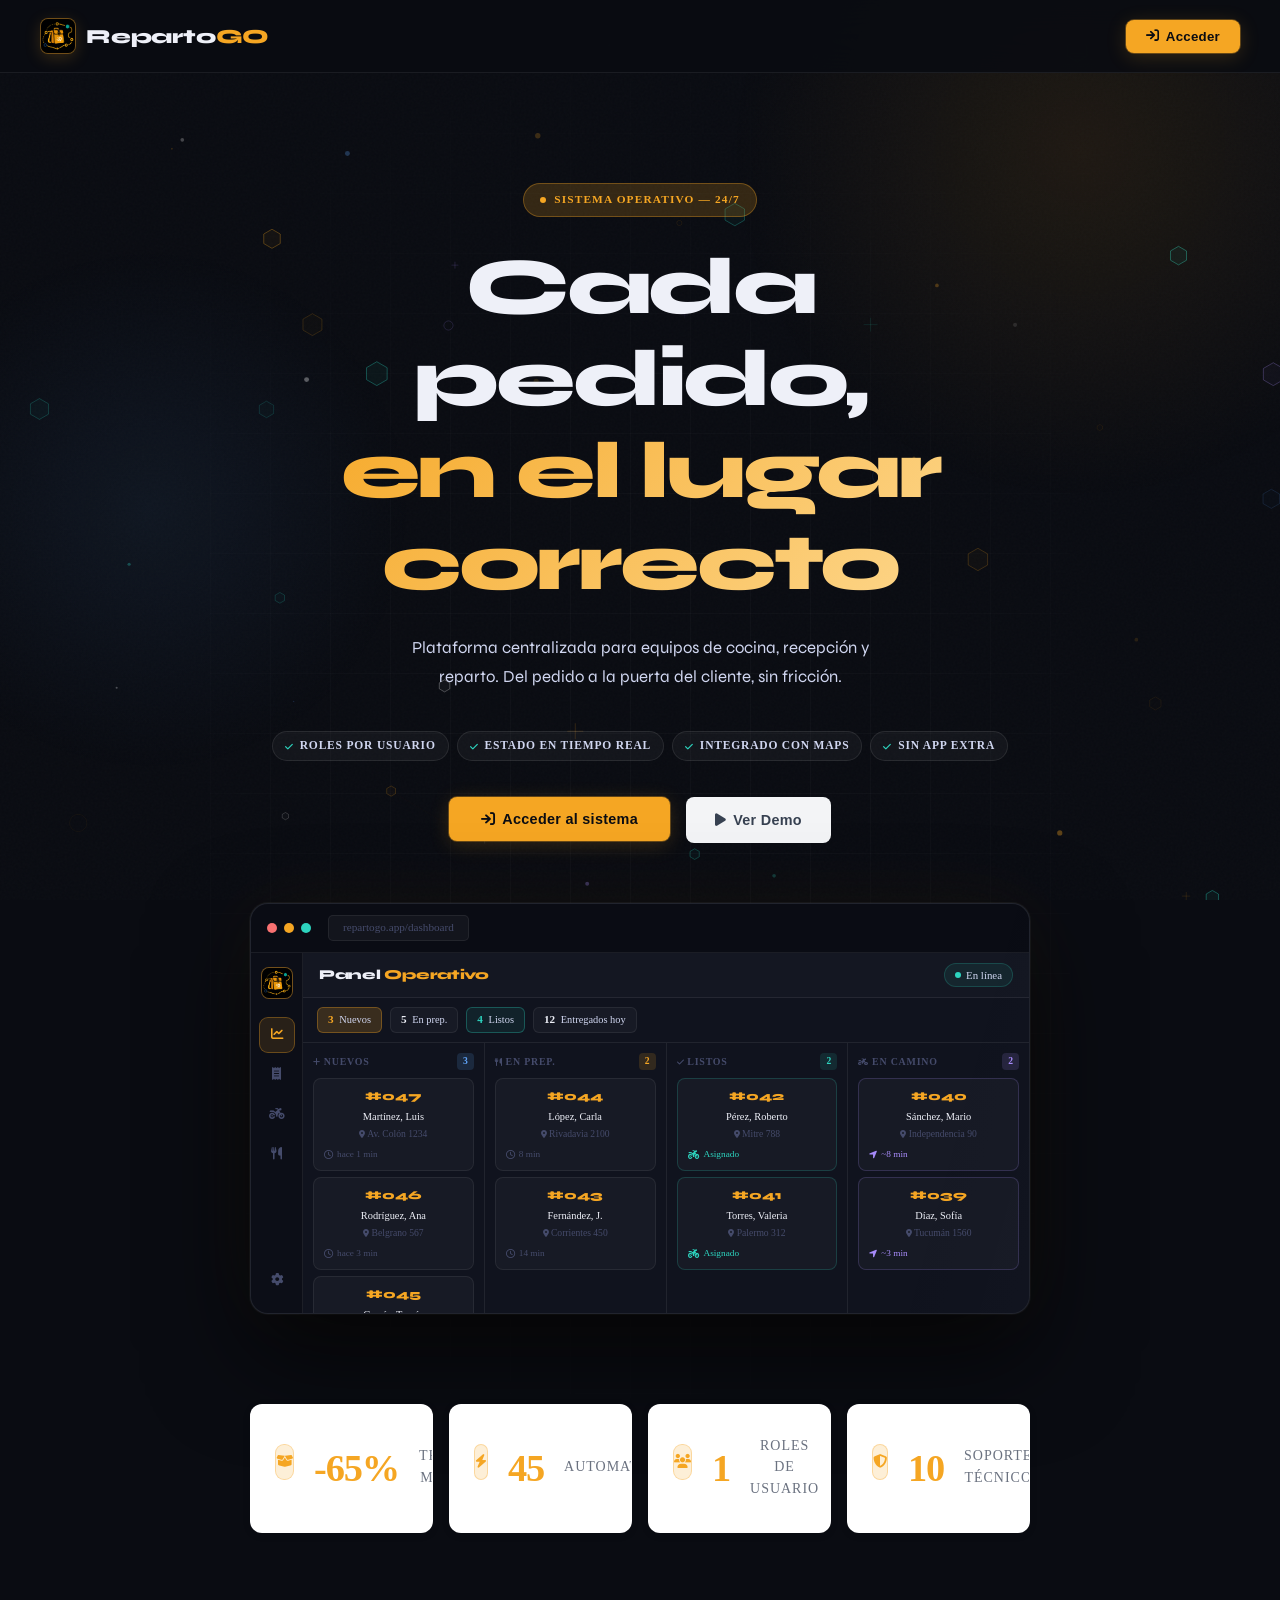
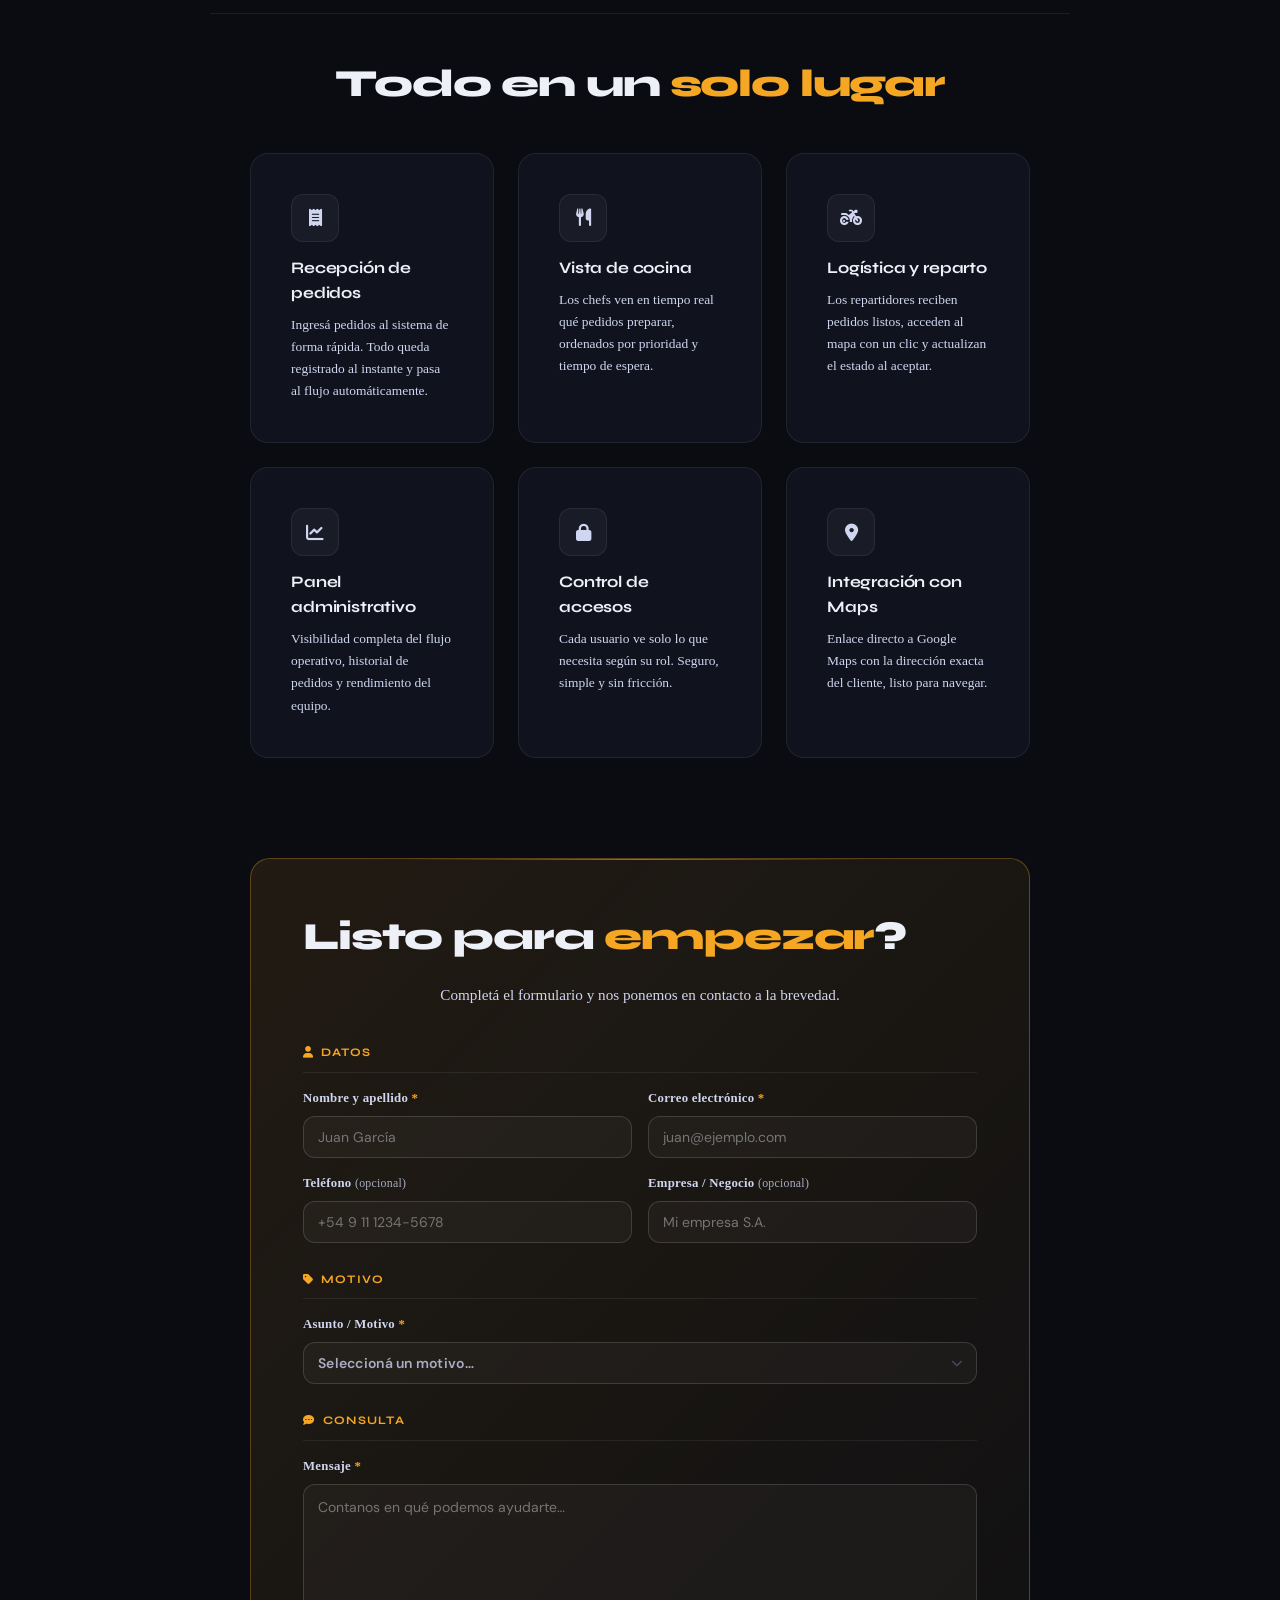
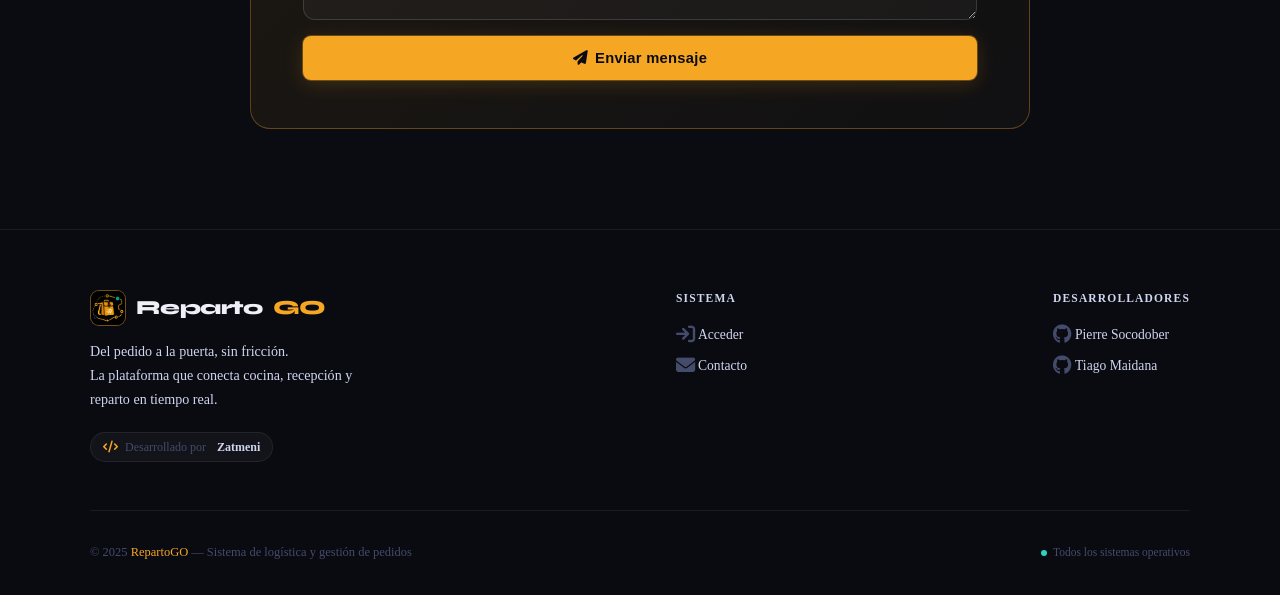
<file: index.html>
<!DOCTYPE html>
<html lang="es">
<head>
    <meta charset="UTF-8">
    <meta name="viewport" content="width=device-width, initial-scale=1.0">
    <title>RepartoGO</title>
    <link rel="stylesheet" href="https://cdnjs.cloudflare.com/ajax/libs/font-awesome/6.4.0/css/all.min.css">
    <link href="https://api.fontshare.com/v2/css?f[]=boska@200&display=swap" rel="stylesheet">
    <link rel="stylesheet" href="css/styles.css">
    <!-- FAVICON CORREGIDO (ruta relativa) -->
    <link rel="icon" type="image/png" href="assets/img/favicon.png">
    <link rel="shortcut icon" href="assets/img/favicon.png">
</head>
<body class="home-body">

    <!-- PARALLAX CANVAS -->
    <canvas id="bg-canvas"></canvas>

    <!-- Background orbs -->
    <div class="home-orbs">
        <div class="home-orb-1"></div>
        <div class="home-orb-2"></div>
    </div>

    <!-- NAV -->
    <nav class="home-nav">
        <a href="index.html" class="brand">
            <div class="brand-icon"><img src="assets/img/logo.png" alt="RepartoGO logo"></div>
            Reparto<em>GO</em>
        </a>
        <div style="display:flex;gap:12px;align-items:center;">
            <a href="login.html">
                <button class="btn-primary" style="padding:9px 20px;font-size:0.83rem;">
                    <i class="fa-solid fa-arrow-right-to-bracket"></i>
                    Acceder
                </button>
            </a>
        </div>
    </nav>

    <!-- HERO -->
    <section class="home-hero">
        <div class="grid-bg"></div>

        <div class="eyebrow">
            <span class="eyebrow-dot"></span>
            Sistema operativo — 24/7
        </div>

        <h1>
            <span class="line-reveal"><span>Cada pedido,</span></span>
            <span class="line-reveal"><span class="hero-gradient">en el lugar correcto</span></span>
        </h1>

        <p>
            Plataforma centralizada para equipos de cocina, recepción y reparto.
            Del pedido a la puerta del cliente, sin fricción.
        </p>

        <div class="hero-chips">
            <span class="chip"><i class="fa-solid fa-check" style="font-size:9px;color:var(--teal)"></i> Roles por usuario</span>
            <span class="chip"><i class="fa-solid fa-check" style="font-size:9px;color:var(--teal)"></i> Estado en tiempo real</span>
            <span class="chip"><i class="fa-solid fa-check" style="font-size:9px;color:var(--teal)"></i> Integrado con Maps</span>
            <span class="chip"><i class="fa-solid fa-check" style="font-size:9px;color:var(--teal)"></i> Sin app extra</span>
        </div>

        <div class="hero-actions">
            <a href="#contacto-seccion">
                <button class="btn-primary">
                    <i class="fa-solid fa-arrow-right-to-bracket"></i>
                    Acceder al sistema
                </button>
            </a>
            <button class="btn-secondary" id="ver-demo-btn">
                <i class="fa-solid fa-play"></i>
                Ver Demo
            </button>
        </div>

        <!-- MOCKUP REDISEÑADO: mini dashboard con kanban -->
        <div class="hero-mockup">
            <div class="mockup-shimmer"></div>
            <div class="mockup-titlebar">
                <span class="mockup-dot mockup-dot-r"></span>
                <span class="mockup-dot mockup-dot-y"></span>
                <span class="mockup-dot mockup-dot-g"></span>
                <span class="mockup-url">repartogo.app/dashboard</span>
            </div>

            <div class="dash-wrap">
                <!-- Sidebar icons -->
                <div class="dash-sidebar">
                    <div class="dash-sb-logo"><img src="assets/img/logo.png" alt="logo"></div>
                    <div class="dash-sb-item active"><i class="fa-solid fa-chart-line"></i></div>
                    <div class="dash-sb-item"><i class="fa-solid fa-receipt"></i></div>
                    <div class="dash-sb-item"><i class="fa-solid fa-motorcycle"></i></div>
                    <div class="dash-sb-item"><i class="fa-solid fa-utensils"></i></div>
                    <div class="dash-sb-item" style="margin-top:auto;"><i class="fa-solid fa-gear"></i></div>
                </div>

                <!-- Main content -->
                <div class="dash-main">
                    <div class="dash-topbar">
                        <div class="dash-topbar-title">Panel <em>Operativo</em></div>
                        <div class="dash-status">
                            <span class="dash-status-dot"></span>
                            En línea
                        </div>
                    </div>

                    <div class="dash-stat-row">
                        <div class="dash-stat-chip amber"><strong id="mc-nuevos">3</strong> Nuevos</div>
                        <div class="dash-stat-chip"><strong>5</strong> En prep.</div>
                        <div class="dash-stat-chip teal"><strong id="mc-listos">4</strong> Listos</div>
                        <div class="dash-stat-chip"><strong>12</strong> Entregados hoy</div>
                    </div>

                    <!-- Kanban columns -->
                    <div class="dash-kanban">

                        <div class="dash-col col-nuevo">
                            <div class="dash-col-header">
                                <span class="dash-col-title"><i class="fa-solid fa-plus" style="font-size:.5rem;margin-right:3px;"></i>Nuevos</span>
                                <span class="dash-col-count" id="cnt-nuevo">3</span>
                            </div>
                            <div id="col-nuevo-cards">
                                <div class="dash-order-card card-animate" style="animation-delay:.7s">
                                    <div class="doc-num">#047</div>
                                    <div class="doc-name">Martínez, Luis</div>
                                    <div class="doc-addr"><i class="fa-solid fa-location-dot" style="font-size:.5rem;color:var(--text-3)"></i> Av. Colón 1234</div>
                                    <div class="doc-time"><i class="fa-regular fa-clock"></i> hace 1 min</div>
                                </div>
                                <div class="dash-order-card card-animate" style="animation-delay:.78s">
                                    <div class="doc-num">#046</div>
                                    <div class="doc-name">Rodríguez, Ana</div>
                                    <div class="doc-addr"><i class="fa-solid fa-location-dot" style="font-size:.5rem;color:var(--text-3)"></i> Belgrano 567</div>
                                    <div class="doc-time"><i class="fa-regular fa-clock"></i> hace 3 min</div>
                                </div>
                                <div class="dash-order-card card-animate" style="animation-delay:.86s">
                                    <div class="doc-num">#045</div>
                                    <div class="doc-name">García, Tomás</div>
                                    <div class="doc-addr"><i class="fa-solid fa-location-dot" style="font-size:.5rem;color:var(--text-3)"></i> San Martín 890</div>
                                    <div class="doc-time"><i class="fa-regular fa-clock"></i> hace 5 min</div>
                                </div>
                            </div>
                        </div>

                        <div class="dash-col col-prep">
                            <div class="dash-col-header">
                                <span class="dash-col-title"><i class="fa-solid fa-utensils" style="font-size:.5rem;margin-right:3px;"></i>En prep.</span>
                                <span class="dash-col-count">2</span>
                            </div>
                            <div class="dash-order-card card-animate" style="animation-delay:.72s">
                                <div class="doc-num">#044</div>
                                <div class="doc-name">López, Carla</div>
                                <div class="doc-addr"><i class="fa-solid fa-location-dot" style="font-size:.5rem;color:var(--text-3)"></i> Rivadavia 2100</div>
                                <div class="doc-time"><i class="fa-regular fa-clock"></i> 8 min</div>
                            </div>
                            <div class="dash-order-card card-animate" style="animation-delay:.80s">
                                <div class="doc-num">#043</div>
                                <div class="doc-name">Fernández, J.</div>
                                <div class="doc-addr"><i class="fa-solid fa-location-dot" style="font-size:.5rem;color:var(--text-3)"></i> Corrientes 450</div>
                                <div class="doc-time"><i class="fa-regular fa-clock"></i> 14 min</div>
                            </div>
                        </div>

                        <div class="dash-col col-listo">
                            <div class="dash-col-header">
                                <span class="dash-col-title"><i class="fa-solid fa-check" style="font-size:.5rem;margin-right:3px;"></i>Listos</span>
                                <span class="dash-col-count">2</span>
                            </div>
                            <div class="dash-order-card card-animate" style="animation-delay:.74s;border-color:rgba(45,212,191,0.2)">
                                <div class="doc-num">#042</div>
                                <div class="doc-name">Pérez, Roberto</div>
                                <div class="doc-addr"><i class="fa-solid fa-location-dot" style="font-size:.5rem;color:var(--text-3)"></i> Mitre 788</div>
                                <div class="doc-time"><i class="fa-solid fa-motorcycle" style="color:var(--teal)"></i> <span style="color:var(--teal)">Asignado</span></div>
                            </div>
                            <div class="dash-order-card card-animate" style="animation-delay:.82s;border-color:rgba(45,212,191,0.2)">
                                <div class="doc-num">#041</div>
                                <div class="doc-name">Torres, Valeria</div>
                                <div class="doc-addr"><i class="fa-solid fa-location-dot" style="font-size:.5rem;color:var(--text-3)"></i> Palermo 312</div>
                                <div class="doc-time"><i class="fa-solid fa-motorcycle" style="color:var(--teal)"></i> <span style="color:var(--teal)">Asignado</span></div>
                            </div>
                        </div>

                        <div class="dash-col col-camino">
                            <div class="dash-col-header">
                                <span class="dash-col-title"><i class="fa-solid fa-motorcycle" style="font-size:.5rem;margin-right:3px;"></i>En camino</span>
                                <span class="dash-col-count">2</span>
                            </div>
                            <div class="dash-order-card card-animate" style="animation-delay:.76s;border-color:rgba(167,139,250,0.2)">
                                <div class="doc-num">#040</div>
                                <div class="doc-name">Sánchez, Mario</div>
                                <div class="doc-addr"><i class="fa-solid fa-location-dot" style="font-size:.5rem;color:var(--text-3)"></i> Independencia 90</div>
                                <div class="doc-time"><i class="fa-solid fa-location-arrow" style="color:#a78bfa"></i> <span style="color:#a78bfa">~8 min</span></div>
                            </div>
                            <div class="dash-order-card card-animate" style="animation-delay:.84s;border-color:rgba(167,139,250,0.2)">
                                <div class="doc-num">#039</div>
                                <div class="doc-name">Díaz, Sofía</div>
                                <div class="doc-addr"><i class="fa-solid fa-location-dot" style="font-size:.5rem;color:var(--text-3)"></i> Tucumán 1560</div>
                                <div class="doc-time"><i class="fa-solid fa-location-arrow" style="color:#a78bfa"></i> <span style="color:#a78bfa">~3 min</span></div>
                            </div>
                        </div>

                    </div>
                </div>
            </div>
        </div>
    </section>

    <!-- STATS -->
    <div class="stats-row reveal">
        <div class="stat-card">
            <div class="stat-icon"><i class="fa-solid fa-box-open"></i></div>
            <div class="stat-val" data-target="-65" data-suffix="%">0</div>
            <div class="stat-label">Trabajo manual</div>
        </div>
        <div class="stat-card">
            <div class="stat-icon"><i class="fa-solid fa-bolt"></i></div>
            <div class="stat-val" data-target="100" data-suffix="%">0</div>
            <div class="stat-label">automatizado</div>
        </div>
        <div class="stat-card">
            <div class="stat-icon"><i class="fa-solid fa-users"></i></div>
            <div class="stat-val" data-target="4">0</div>
            <div class="stat-label">Roles de usuario</div>
        </div>
        <div class="stat-card">
            <div class="stat-icon"><i class="fa-solid fa-shield-halved"></i></div>
            <div class="stat-val" data-target="24" data-suffix="hs">0</div>
            <div class="stat-label">Soporte técnico</div>
        </div>
    </div>

    <hr class="home-divider reveal">

    <h2 class="titulo-seccion">Todo en un<em style="margin-left: 10px;">solo lugar</em></h2>

    <!-- FEATURES -->
    <div class="features-grid">
        <div class="feature-card reveal">
            <div class="feature-icon-wrap"><i class="fa-solid fa-receipt"></i></div>
            <h3>Recepción de pedidos</h3>
            <p>Ingresá pedidos al sistema de forma rápida. Todo queda registrado al instante y pasa al flujo automáticamente.</p>
        </div>
        <div class="feature-card reveal">
            <div class="feature-icon-wrap"><i class="fa-solid fa-utensils"></i></div>
            <h3>Vista de cocina</h3>
            <p>Los chefs ven en tiempo real qué pedidos preparar, ordenados por prioridad y tiempo de espera.</p>
        </div>
        <div class="feature-card reveal">
            <div class="feature-icon-wrap"><i class="fa-solid fa-motorcycle"></i></div>
            <h3>Logística y reparto</h3>
            <p>Los repartidores reciben pedidos listos, acceden al mapa con un clic y actualizan el estado al aceptar.</p>
        </div>
        <div class="feature-card reveal">
            <div class="feature-icon-wrap"><i class="fa-solid fa-chart-line"></i></div>
            <h3>Panel administrativo</h3>
            <p>Visibilidad completa del flujo operativo, historial de pedidos y rendimiento del equipo.</p>
        </div>
        <div class="feature-card reveal">
            <div class="feature-icon-wrap"><i class="fa-solid fa-lock"></i></div>
            <h3>Control de accesos</h3>
            <p>Cada usuario ve solo lo que necesita según su rol. Seguro, simple y sin fricción.</p>
        </div>
        <div class="feature-card reveal">
            <div class="feature-icon-wrap"><i class="fa-solid fa-location-dot"></i></div>
            <h3>Integración con Maps</h3>
            <p>Enlace directo a Google Maps con la dirección exacta del cliente, listo para navegar.</p>
        </div>
    </div>

    <!-- CONTACTO -->
    <div class="cta-section reveal" id="contacto-seccion">
        <div class="cta-card contact-card">
            <h2>Listo para <em>empezar</em>?</h2>
            <p class="contact-intro">Completá el formulario y nos ponemos en contacto a la brevedad.</p>

            <form id="contactForm" class="contact-form" novalidate>
                <div class="cf-group-title"><i class="fa-solid fa-user"></i> Datos</div>
                <div class="cf-row">
                    <div class="cf-field">
                        <label for="cf-nombre">Nombre y apellido <span class="req">*</span></label>
                        <input type="text" id="cf-nombre" name="nombre" placeholder="Juan García" required>
                    </div>
                    <div class="cf-field">
                        <label for="cf-email">Correo electrónico <span class="req">*</span></label>
                        <input type="email" id="cf-email" name="email" placeholder="juan@ejemplo.com" required>
                    </div>
                </div>
                <div class="cf-row">
                    <div class="cf-field">
                        <label for="cf-telefono">Teléfono <span class="opt">(opcional)</span></label>
                        <input type="tel" id="cf-telefono" name="telefono" placeholder="+54 9 11 1234-5678">
                    </div>
                    <div class="cf-field">
                        <label for="cf-empresa">Empresa / Negocio <span class="opt">(opcional)</span></label>
                        <input type="text" id="cf-empresa" name="empresa" placeholder="Mi empresa S.A.">
                    </div>
                </div>
                <div class="cf-group-title"><i class="fa-solid fa-tag"></i> Motivo</div>
                <div class="cf-field cf-field-full">
                    <label for="cf-asunto">Asunto / Motivo <span class="req">*</span></label>
                    <!-- Custom select -->
                    <div class="cf-custom-select" id="cf-asunto-wrap">
                        <input type="hidden" id="cf-asunto" name="asunto" required>
                        <button type="button" class="cf-select-trigger" id="cf-asunto-trigger" aria-haspopup="listbox" aria-expanded="false">
                            <span class="cf-select-value" id="cf-asunto-display">Seleccioná un motivo…</span>
                            <i class="fa-solid fa-chevron-down cf-select-arrow"></i>
                        </button>
                        <ul class="cf-select-dropdown" id="cf-asunto-list" role="listbox">
                            <li role="option" data-value="Consulta general"><i class="fa-regular fa-comment"></i> Consulta general</li>
                            <li role="option" data-value="Solicitar información"><i class="fa-solid fa-circle-info"></i> Solicitar información</li>
                            <li role="option" data-value="Contratar servicio"><i class="fa-solid fa-handshake"></i> Contratar servicio</li>
                            <li role="option" data-value="Soporte técnico"><i class="fa-solid fa-screwdriver-wrench"></i> Soporte técnico</li>
                            <li role="option" data-value="Otro"><i class="fa-solid fa-ellipsis"></i> Otro</li>
                        </ul>
                    </div>
                </div>
                <div class="cf-group-title"><i class="fa-solid fa-comment-dots"></i> Consulta</div>
                <div class="cf-field cf-field-full">
                    <label for="cf-mensaje">Mensaje <span class="req">*</span></label>
                    <textarea id="cf-mensaje" name="mensaje" rows="5" placeholder="Contanos en qué podemos ayudarte…" required></textarea>
                </div>
                <div class="cf-submit-row">
                    <button type="submit" class="btn-primary cf-btn-submit" id="cf-submit-btn">
                        <i class="fa-solid fa-paper-plane"></i>
                        Enviar mensaje
                    </button>
                </div>
                <div id="cf-feedback" class="cf-feedback" style="display:none;"></div>
            </form>
        </div>
    </div>

    <!-- FOOTER -->
    <footer class="site-footer">
        <div class="footer-inner">
            <div class="footer-top">
                <div>
                    <a href="index.html" class="footer-brand-logo">
                        <div class="footer-brand-icon"><img src="assets/img/logo.png" alt="logo"></div>
                        Reparto<em>GO</em>
                    </a>
                    <p class="footer-tagline">
                        Del pedido a la puerta, sin fricción.<br>
                        La plataforma que conecta cocina, recepción y reparto en tiempo real.
                    </p>
                    <div class="footer-dev">
                        <i class="fa-solid fa-code"></i>
                        Desarrollado por <strong style="color:var(--text-2);margin-left:4px;">Zatmeni</strong>
                    </div>
                </div>

                <div>
                    <p class="footer-col-title">Sistema</p>
                    <ul class="footer-links">
                        <li><a href="login.html"><i class="fa-solid fa-arrow-right-to-bracket"></i> Acceder</a></li>
                        <li><a href="#contacto-seccion"><i class="fa-solid fa-envelope"></i> Contacto</a></li>
                    </ul>
                </div>

                <div>
                    <p class="footer-col-title">Desarrolladores</p>
                    <ul class="footer-links">
                        <li><a href="https://github.com/PierSoco"><i class="fa-brands fa-github"></i> Pierre Socodober</a></li>
                        <li><a href="https://github.com/TiagoM395"><i class="fa-brands fa-github"></i> Tiago Maidana</a></li>
                    </ul>
                </div>
            </div>

            <div class="footer-bottom">
                <p class="footer-copy">© 2025 <em>RepartoGO</em> — Sistema de logística y gestión de pedidos</p>
                <div class="footer-badge">
                    <span class="footer-badge-dot"></span>
                    Todos los sistemas operativos
                </div>
            </div>
        </div>
    </footer>

    <script src="js/script.js"></script>
</body>
</html>
</file>
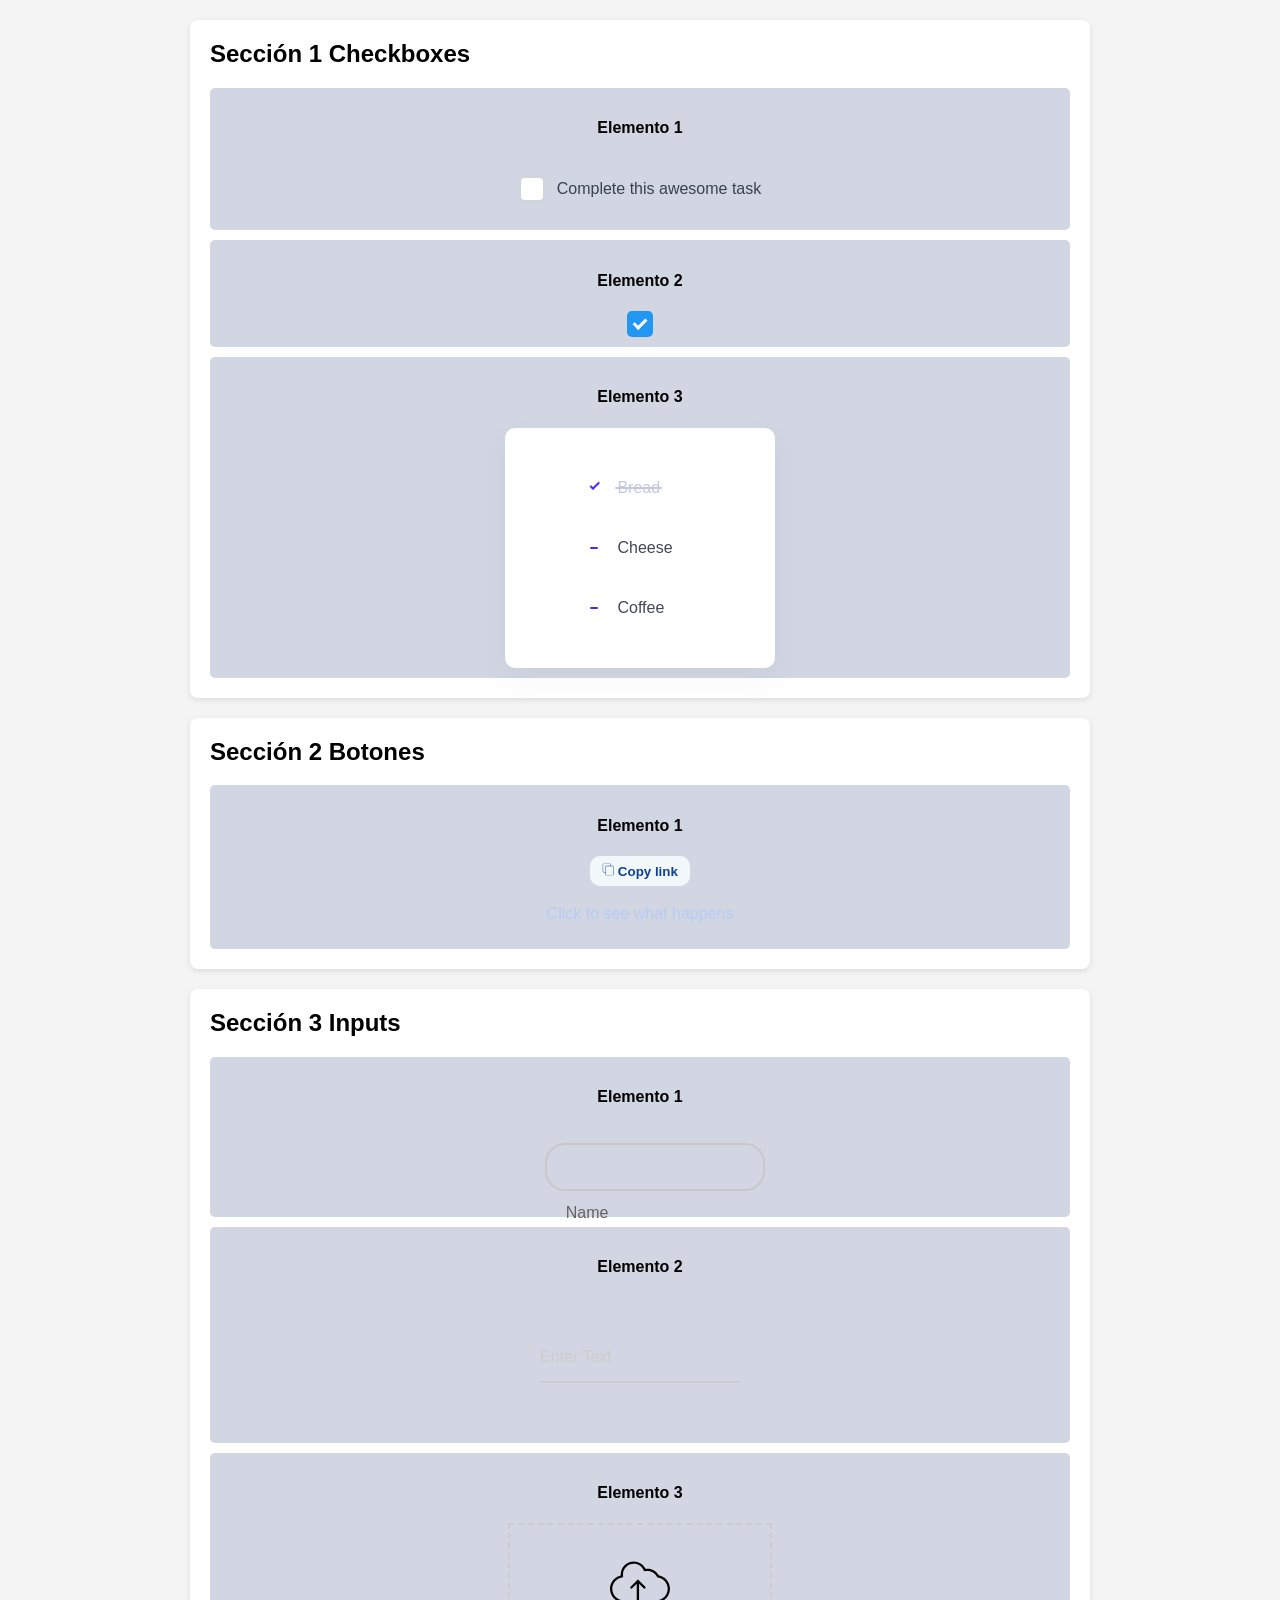
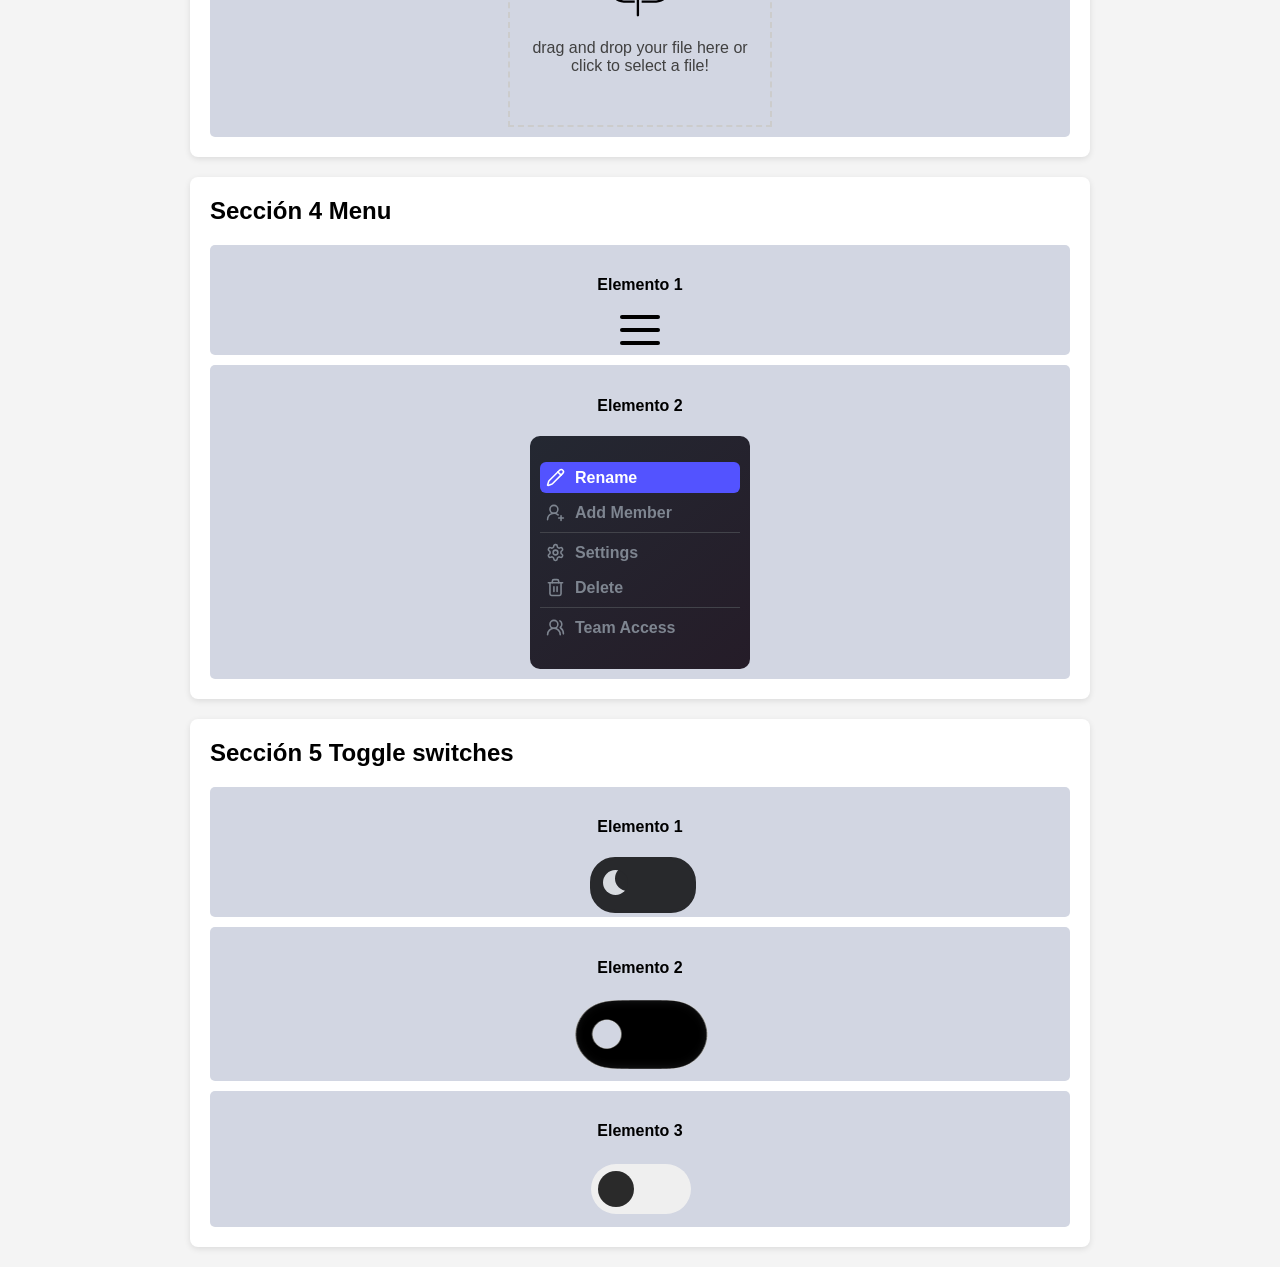
<file: elementos.html>
<!DOCTYPE html>
<html lang="es">
<head>
<meta charset="UTF-8">
<meta name="viewport" content="width=device-width, initial-scale=1.0">
<title>Secciones</title>

<style>

body{
    margin:0;
    font-family:Arial, Helvetica, sans-serif;
    background:#f4f4f4;
}
.container{
    max-width:900px;
    margin:auto;
    padding:20px;
    display:flex;
    flex-direction:column;
    gap:20px;
}
.section{
    background:white;
    padding:20px;
    border-radius:8px;
    box-shadow:0 2px 6px rgba(0,0,0,0.1);
}
.section h2{
    margin-top:0;
}
.group-elementos{
    display:flex;
    flex-direction:column;
    gap:10px;
}
.elemento{
    display: flex;
    flex-direction: column;
    padding:10px;
    background:#d2d6e2;
    border-radius:5px;
    align-items: center;
}


/* ---------------------------------------------
    SECCION 1
    -------------------------------------------- */
/* ---------------------------------------------
    ELEMENTO 1
    -------------------------------------------- */
.checkbox-container {
  display: inline-block;
  margin: 10px auto;
  user-select: none;
}

.task-checkbox {
  display: none;
}

.checkbox-label {
  display: flex;
  align-items: center;
  cursor: pointer;
  font-family: -apple-system, BlinkMacSystemFont, "Segoe UI", Roboto, sans-serif;
  font-size: 16px;
  color: #374151;
  font-weight: 500;
  transition: all 0.2s ease;
  padding: 8px;
  border-radius: 8px;
}

.checkbox-label:hover {
  background: rgba(16, 185, 129, 0.05);
  color: #111827;
}

.checkbox-box {
  position: relative;
  width: 22px;
  height: 22px;
  border: 2px solid #d1d5db;
  border-radius: 6px;
  margin-right: 12px;
  transition: all 0.3s cubic-bezier(0.4, 0, 0.2, 1);
  background: #ffffff;
  display: flex;
  align-items: center;
  justify-content: center;
  overflow: visible;
}

.checkbox-fill {
  position: absolute;
  top: 0;
  left: 0;
  width: 100%;
  height: 100%;
  background: linear-gradient(135deg, #10b981 0%, #059669 100%);
  transform: scale(0);
  transition: all 0.4s cubic-bezier(0.68, -0.55, 0.265, 1.55);
  border-radius: 4px;
  opacity: 0;
}

.checkmark {
  position: relative;
  z-index: 2;
  opacity: 0;
  transform: scale(0.3) rotate(20deg);
  transition: all 0.5s cubic-bezier(0.68, -0.55, 0.265, 1.55);
}

.check-icon {
  width: 14px;
  height: 14px;
  fill: white;
  filter: drop-shadow(0 1px 2px rgba(0, 0, 0, 0.2));
}

.success-ripple {
  position: absolute;
  top: 50%;
  left: 50%;
  width: 0;
  height: 0;
  background: rgba(16, 185, 129, 0.4);
  border-radius: 50%;
  transform: translate(-50%, -50%);
  opacity: 0;
  pointer-events: none;
}

.checkbox-text {
  transition: all 0.3s ease;
  position: relative;
}

.checkbox-text::after {
  content: "";
  position: absolute;
  top: 50%;
  left: 0;
  width: 0;
  height: 2px;
  background: #6b7280;
  transition: width 0.4s ease;
  transform: translateY(-50%);
}

.checkbox-label:hover .checkbox-box {
  border-color: #10b981;
  box-shadow: 0 0 0 2px rgba(16, 185, 129, 0.1);
}

.task-checkbox:checked + .checkbox-label .checkbox-box {
  border-color: #10b981;
  background: #10b981;
  box-shadow:
    0 4px 12px rgba(16, 185, 129, 0.3),
    0 0 0 2px rgba(16, 185, 129, 0.2);
}

.task-checkbox:checked + .checkbox-label .checkbox-fill {
  transform: scale(1);
  opacity: 1;
}

.task-checkbox:checked + .checkbox-label .checkmark {
  opacity: 1;
  transform: scale(1) rotate(0deg);
  animation: checkPop 0.3s ease-out 0.2s;
}

.task-checkbox:checked + .checkbox-label .success-ripple {
  animation: rippleSuccess 0.6s ease-out;
}

.task-checkbox:checked + .checkbox-label .checkbox-text {
  color: #6b7280;
}

.task-checkbox:checked + .checkbox-label .checkbox-text::after {
  width: 100%;
}

.checkbox-label:active .checkbox-box {
  transform: scale(0.95);
}

@keyframes checkPop {
  0% {
    transform: scale(1) rotate(0deg);
  }
  50% {
    transform: scale(1.2) rotate(-5deg);
  }
  100% {
    transform: scale(1) rotate(0deg);
  }
}

@keyframes rippleSuccess {
  0% {
    width: 0;
    height: 0;
    opacity: 0.6;
  }
  70% {
    width: 50px;
    height: 50px;
    opacity: 0.3;
  }
  100% {
    width: 60px;
    height: 60px;
    opacity: 0;
  }
}

/* ---------------------------------------------
    ELEMENTO 2
    -------------------------------------------- */
/* Hide the default checkbox */
.container-checkbox input {
  display: none;
}

.container-checkbox {
  display: block;
  position: relative;
  cursor: pointer;
  font-size: 20px;
  user-select: none;
  -webkit-tap-highlight-color: transparent;
}

/* Create a custom checkbox */
.checkmark-2 {
  position: relative;
  top: 0;
  left: 0;
  height: 1.3em;
  width: 1.3em;
  background-color: #2196F300;
  border-radius: 0.25em;
  transition: all 0.25s;
}

/* When the checkbox is checked, add a blue background */
.container-checkbox input:checked ~ .checkmark-2 {
  background-color: #2196F3;
}

/* Create the checkmark/indicator (hidden when not checked) */
.checkmark-2:after {
  content: "";
  position: absolute;
  transform: rotate(0deg);
  border: 0.1em solid black;
  left: 0;
  top: 0;
  width: 1.05em;
  height: 1.05em;
  border-radius: 0.25em;
  transition: all 0.25s, border-width 0.1s;
}

/* Show the checkmark when checked */
.container-checkbox input:checked ~ .checkmark-2:after {
  left: 0.45em;
  top: 0.25em;
  width: 0.25em;
  height: 0.5em;
  border-color: #fff0 white white #fff0;
  border-width: 0 0.15em 0.15em 0;
  border-radius: 0em;
  transform: rotate(45deg);
}

/* ---------------------------------------------
    ELEMENTO 3
    -------------------------------------------- */

    /* From Uiverse.io by JkHuger */ 
#checklist {
  --background: #fff;
  --text: #414856;
  --check: #4f29f0;
  --disabled: #c3c8de;
  --width: 100px;
  --height: 180px;
  --border-radius: 10px;
  background: var(--background);
  width: var(--width);
  height: var(--height);
  border-radius: var(--border-radius);
  position: relative;
  box-shadow: 0 10px 30px rgba(65, 72, 86, 0.05);
  padding: 30px 85px;
  display: grid;
  grid-template-columns: 30px auto;
  align-items: center;
  justify-content: center;
}

#checklist label {
  color: var(--text);
  position: relative;
  cursor: pointer;
  display: grid;
  align-items: center;
  width: fit-content;
  transition: color 0.3s ease;
  margin-right: 20px;
}

#checklist label::before, #checklist label::after {
  content: "";
  position: absolute;
}

#checklist label::before {
  height: 2px;
  width: 8px;
  left: -27px;
  background: var(--check);
  border-radius: 2px;
  transition: background 0.3s ease;
}

#checklist label:after {
  height: 4px;
  width: 4px;
  top: 8px;
  left: -25px;
  border-radius: 50%;
}

#checklist input[type="checkbox"] {
  -webkit-appearance: none;
  -moz-appearance: none;
  position: relative;
  height: 15px;
  width: 15px;
  outline: none;
  border: 0;
  margin: 0 15px 0 0;
  cursor: pointer;
  background: var(--background);
  display: grid;
  align-items: center;
  margin-right: 20px;
}

#checklist input[type="checkbox"]::before, #checklist input[type="checkbox"]::after {
  content: "";
  position: absolute;
  height: 2px;
  top: auto;
  background: var(--check);
  border-radius: 2px;
}

#checklist input[type="checkbox"]::before {
  width: 0px;
  right: 60%;
  transform-origin: right bottom;
}

#checklist input[type="checkbox"]::after {
  width: 0px;
  left: 40%;
  transform-origin: left bottom;
}

#checklist input[type="checkbox"]:checked::before {
  animation: check-01 0.4s ease forwards;
}

#checklist input[type="checkbox"]:checked::after {
  animation: check-02 0.4s ease forwards;
}

#checklist input[type="checkbox"]:checked + label {
  color: var(--disabled);
  animation: move 0.3s ease 0.1s forwards;
}

#checklist input[type="checkbox"]:checked + label::before {
  background: var(--disabled);
  animation: slice 0.4s ease forwards;
}

#checklist input[type="checkbox"]:checked + label::after {
  animation: firework 0.5s ease forwards 0.1s;
}

@keyframes move {
  50% {
    padding-left: 8px;
    padding-right: 0px;
  }

  100% {
    padding-right: 4px;
  }
}

@keyframes slice {
  60% {
    width: 100%;
    left: 4px;
  }

  100% {
    width: 100%;
    left: -2px;
    padding-left: 0;
  }
}

@keyframes check-01 {
  0% {
    width: 4px;
    top: auto;
    transform: rotate(0);
  }

  50% {
    width: 0px;
    top: auto;
    transform: rotate(0);
  }

  51% {
    width: 0px;
    top: 8px;
    transform: rotate(45deg);
  }

  100% {
    width: 5px;
    top: 8px;
    transform: rotate(45deg);
  }
}

@keyframes check-02 {
  0% {
    width: 4px;
    top: auto;
    transform: rotate(0);
  }

  50% {
    width: 0px;
    top: auto;
    transform: rotate(0);
  }

  51% {
    width: 0px;
    top: 8px;
    transform: rotate(-45deg);
  }

  100% {
    width: 10px;
    top: 8px;
    transform: rotate(-45deg);
  }
}

@keyframes firework {
  0% {
    opacity: 1;
    box-shadow: 0 0 0 -2px #4f29f0, 0 0 0 -2px #4f29f0, 0 0 0 -2px #4f29f0, 0 0 0 -2px #4f29f0, 0 0 0 -2px #4f29f0, 0 0 0 -2px #4f29f0;
  }

  30% {
    opacity: 1;
  }

  100% {
    opacity: 0;
    box-shadow: 0 -15px 0 0px #4f29f0, 14px -8px 0 0px #4f29f0, 14px 8px 0 0px #4f29f0, 0 15px 0 0px #4f29f0, -14px 8px 0 0px #4f29f0, -14px -8px 0 0px #4f29f0;
  }
}


/* ---------------------------------------------
    SECCION 2
    -------------------------------------------- */
/* ---------------------------------------------
    ELEMENTO 1
    -------------------------------------------- */
    /* From Uiverse.io by fabiodevbr */ 
button {
  background-color: #f2f7fa;
  width: 100px;
  height: 30px;
  border: none;
  border-radius: 10px;
  font-weight: 600;
  cursor: pointer;
  overflow: hidden;
  transition-duration: 700ms;
}

button span:first-child {
  color: #0e418f;
  position: absolute;
  transform: translate(-50%, -50%);
}

button span:last-child {
  position: absolute;
  color: #b5ccf3;
  opacity: 0;
  transform: translateY(100%) translateX(-50%);
  height: 14px;
  line-height: 13px;
}

button:focus {
  background-color: #0e418f;
  width: 120px;
  height: 40px;
  transition-delay: 100ms;
  transition-duration: 500ms;
}

button:focus span:first-child {
  color: #b5ccf3;
  transform: translateX(-50%) translateY(-150%);
  opacity: 0;
  transition-duration: 500ms;
}

button:focus span:last-child {
  transform: translateX(-50%) translateY(-50%);
  opacity: 1;
  transition-delay: 300ms;
  transition-duration: 500ms;
}

button:focus:end {
  background-color: #ffffff;
  width: 120px;
  height: 40px;
  transition-duration: 900ms;
}

.centralize {
  width: 100%;
  height: 100%;
  display: flex;
  justify-content: center;
  align-items: center;
  text-align: center;
}

.description {
  margin-top: 10px;
  color: #b5ccf3;
}


/* ---------------------------------------------
    SECCION 3
    -------------------------------------------- */
/* ---------------------------------------------
    ELEMENTO 1
    -------------------------------------------- */
/* From Uiverse.io by Maximinodotpy */ 
.inputGroup {
  font-family: 'Segoe UI', sans-serif;
  margin: 1em 0 1em 0;
  max-width: 190px;
  position: relative;
}

.inputGroup input {
  font-size: 100%;
  padding: 0.8em;
  outline: none;
  border: 2px solid rgb(200, 200, 200);
  background-color: transparent;
  border-radius: 20px;
  width: 100%;
}

.inputGroup label {
  font-size: 100%;
  position: absolute;
  left: 0;
  padding: 0.8em;
  margin-left: 0.5em;
  pointer-events: none;
  transition: all 0.3s ease;
  color: rgb(100, 100, 100);
}

.inputGroup :is(input:focus, input:valid)~label {
  transform: translateY(-50%) scale(.9);
  margin: 0em;
  margin-left: 1.3em;
  padding: 0.4em;
  background-color: #e8e8e8;
}

.inputGroup :is(input:focus, input:valid) {
  border-color: rgb(150, 150, 200);
}

/* ---------------------------------------------
    ELEMENTO 2
    -------------------------------------------- */
/* From Uiverse.io by Satwinder04 */ 
.input-container {
  position: relative;
  margin: 50px auto;
  width: 200px;
}

.input-container input[type="text"] {
  font-size: 20px;
  width: 100%;
  border: none;
  border-bottom: 2px solid #ccc;
  padding: 5px 0;
  background-color: transparent;
  outline: none;
}

.input-container .label {
  position: absolute;
  top: 0;
  left: 0;
  color: #ccc;
  transition: all 0.3s ease;
  pointer-events: none;
}

.input-container input[type="text"]:focus ~ .label,
.input-container input[type="text"]:valid ~ .label {
  top: -20px;
  font-size: 16px;
  color: #333;
}

.input-container .underline {
  position: absolute;
  bottom: 0;
  left: 0;
  height: 2px;
  width: 100%;
  background-color: #333;
  transform: scaleX(0);
  transition: all 0.3s ease;
}

.input-container input[type="text"]:focus ~ .underline,
.input-container input[type="text"]:valid ~ .underline {
  transform: scaleX(1);
}

/* ---------------------------------------------
    ELEMENTO 3
    -------------------------------------------- */
    /* From Uiverse.io by escannord */ 
.input {
  max-width: 190px;
  display: none;
}

.labelFile {
  display: flex;
  flex-direction: column;
  justify-content: center;
  width: 250px;
  height: 190px;
  border: 2px dashed #ccc;
  align-items: center;
  text-align: center;
  padding: 5px;
  color: #404040;
  cursor: pointer;
}


/* ---------------------------------------------
    SECCION 4
    --------------------------------------------- */
/* ---------------------------------------------
    ELEMENTO 1
    --------------------------------------------- */
/* From Uiverse.io by Cevorob */ 
.burger {
  position: relative;
  width: 40px;
  height: 30px;
  background: transparent;
  cursor: pointer;
  display: block;
}

.burger input {
  display: none;
}

.burger span {
  display: block;
  position: absolute;
  height: 4px;
  width: 100%;
  background: black;
  border-radius: 9px;
  opacity: 1;
  left: 0;
  transform: rotate(0deg);
  transition: .25s ease-in-out;
}

.burger span:nth-of-type(1) {
  top: 0px;
  transform-origin: left center;
}

.burger span:nth-of-type(2) {
  top: 50%;
  transform: translateY(-50%);
  transform-origin: left center;
}

.burger span:nth-of-type(3) {
  top: 100%;
  transform-origin: left center;
  transform: translateY(-100%);
}

.burger input:checked ~ span:nth-of-type(1) {
  transform: rotate(45deg);
  top: 0px;
  left: 5px;
}

.burger input:checked ~ span:nth-of-type(2) {
  width: 0%;
  opacity: 0;
}

.burger input:checked ~ span:nth-of-type(3) {
  transform: rotate(-45deg);
  top: 28px;
  left: 5px;
}

/* ---------------------------------------------
    ELEMENTO 2
    --------------------------------------------- */
    /* From Uiverse.io by 3bdel3ziz-T */ 
.card {
  width: 200px;
  background-color: rgba(36, 40, 50, 1);
  background-image: linear-gradient(
    139deg,
    rgba(36, 40, 50, 1) 0%,
    rgba(36, 40, 50, 1) 0%,
    rgba(37, 28, 40, 1) 100%
  );

  user-select: none;
  border-radius: 10px;
  padding: 10px;
  display: flex;
  flex-direction: column;
  gap: 8px;
}

.card .list .element label input[type="radio"] {
  display: none;
}

.card .separator {
  border-top: 1.5px solid #42434a;
}

.card .list {
  list-style-type: none;
  display: flex;
  flex-direction: column;
  gap: 4px;
  padding: 0px;
}

.card .list .element > label {
  display: flex;
  align-items: center;
  color: #7e8590;
  gap: 10px;
  transition: all 0.3s ease-out;
  padding: 6px;
  border-radius: 6px;
  cursor: pointer;
  font-weight: 600;
}

.card .list .element label svg {
  width: 19px;
  height: 19px;
  transition: all 0.3s ease-out;
}

.card .list .element label:has(input[type="radio"]:checked),
.card .list .element label:hover {
  background-color: var(--color);
  color: var(--hover-color);
}

.card .list .element label:active {
  transform: scale(0.96);
}

.card .list .element label:has(input[type="radio"]:checked) svg,
.card .list .element label:hover svg {
  stroke: var(--hover-storke);
}



/* ---------------------------------------------
    SECCION 5
    -------------------------------------------- */
/* ---------------------------------------------
    ELEMENTO 1
    -------------------------------------------- */
    /* From Uiverse.io by Madflows */ 
.toggle-switch {
  position: relative;
  width: 100px;
  height: 50px;
  --light: #d8dbe0;
  --dark: #28292c;
  --link: rgb(27, 129, 112);
  --link-hover: rgb(24, 94, 82);
}

.switch-label {
  position: absolute;
  width: 100%;
  height: 50px;
  background-color: var(--dark);
  border-radius: 25px;
  cursor: pointer;
  border: 3px solid var(--dark);
}

.checkbox {
  position: absolute;
  display: none;
}

.slider {
  position: absolute;
  width: 100%;
  height: 100%;
  border-radius: 25px;
  -webkit-transition: 0.3s;
  transition: 0.3s;
}

.checkbox:checked ~ .slider {
  background-color: var(--light);
}

.slider::before {
  content: "";
  position: absolute;
  top: 10px;
  left: 10px;
  width: 25px;
  height: 25px;
  border-radius: 50%;
  -webkit-box-shadow: inset 12px -4px 0px 0px var(--light);
  box-shadow: inset 12px -4px 0px 0px var(--light);
  background-color: var(--dark);
  -webkit-transition: 0.3s;
  transition: 0.3s;
}

.checkbox:checked ~ .slider::before {
  -webkit-transform: translateX(50px);
  -ms-transform: translateX(50px);
  transform: translateX(50px);
  background-color: var(--dark);
  -webkit-box-shadow: none;
  box-shadow: none;
}

/* ---------------------------------------------
    ELEMENTO 2
    -------------------------------------------- */
    /* From Uiverse.io by Bodyhc */ 
.liquid-3 {
  --primary: #000;
  --secondary: #fff;
  --time: 0.6s;
  appearance: none;
  position: relative;
  cursor: pointer;
  width: 10em;
  aspect-ratio: 2 / 1;
  background: var(--primary);
  border-radius: 20em;
  box-shadow: 0 0 0 1em var(--secondary);
  transform: translateX(0.5px);
  transition: transform var(--time) cubic-bezier(0.75, 0, 0.75, 50);
  filter: blur(0.66em) contrast(20);
  mix-blend-mode: darken;
  overflow: hidden;

  &::before {
    content: "";
    position: absolute;
    width: 200%;
    height: 100%;
    transform: translate(-25%, -50%);
    left: 50%;
    top: 50%;
    background: radial-gradient(
        closest-side circle at 12.5% 50%,
        var(--secondary) 50%,
        #0000 0
      ),
      radial-gradient(
        closest-side circle at 87.5% 50%,
        var(--secondary) 50%,
        #0000 0
      ),
      #f000;
    transition: transform var(--time) cubic-bezier(0.75, 0, 0.75, 1.3);
  }

  &:checked {
    transform: translateX(-0.5px);
    &::before {
      transform: translate(-75%, -50%);
    }
  }
}


/* ---------------------------------------------
    ELEMENTO 3
    -------------------------------------------- */
    /* From Uiverse.io by cuzpq */
.theme-checkbox {
  --toggle-size: 16px;
  -webkit-appearance: none;
  -moz-appearance: none;
  appearance: none;
  width: 6.25em;
  height: 3.125em;
  background: -webkit-gradient(linear, left top, right top, color-stop(50%, #efefef), color-stop(50%, #2a2a2a)) no-repeat;
  background: -o-linear-gradient(left, #efefef 50%, #2a2a2a 50%) no-repeat;
  background: linear-gradient(to right, #efefef 50%, #2a2a2a 50%) no-repeat;
  background-size: 205%;
  background-position: 0;
  -webkit-transition: 0.4s;
  -o-transition: 0.4s;
  transition: 0.4s;
  border-radius: 99em;
  position: relative;
  cursor: pointer;
  font-size: var(--toggle-size);
}

.theme-checkbox::before {
  content: "";
  width: 2.25em;
  height: 2.25em;
  position: absolute;
  top: 0.438em;
  left: 0.438em;
  background: -webkit-gradient(linear, left top, right top, color-stop(50%, #efefef), color-stop(50%, #2a2a2a)) no-repeat;
  background: -o-linear-gradient(left, #efefef 50%, #2a2a2a 50%) no-repeat;
  background: linear-gradient(to right, #efefef 50%, #2a2a2a 50%) no-repeat;
  background-size: 205%;
  background-position: 100%;
  border-radius: 50%;
  -webkit-transition: 0.4s;
  -o-transition: 0.4s;
  transition: 0.4s;
}

.theme-checkbox:checked::before {
  left: calc(100% - 2.25em - 0.438em);
  background-position: 0;
}

.theme-checkbox:checked {
  background-position: 100%;
}


</style>
</head>

<body>

<div class="container">

    <section class="section">

        <!-- SECCION 1 --> 

        <h2>Sección 1 Checkboxes</h2>
        <div class="group-elementos">
            <div class="elemento">

                <!-- ELEMENTO 1 --> 

                <h4>Elemento 1</h4>

                <!-- From Uiverse.io by SelfMadeSystem -->
                <div class="checkbox-container">
                    <input type="checkbox" id="task-check" class="task-checkbox" />
                    <label for="task-check" class="checkbox-label">
                        <div class="checkbox-box">
                        <div class="checkbox-fill"></div>
                        <div class="checkmark">
                            <svg viewBox="0 0 24 24" class="check-icon">
                            <path
                                d="M9 16.17L4.83 12l-1.42 1.41L9 19 21 7l-1.41-1.41L9 16.17z"
                            ></path>
                            </svg>
                        </div>
                        <div class="success-ripple"></div>
                        </div>
                        <span class="checkbox-text">Complete this awesome task</span>
                    </label>
                </div>

            </div>
            <div class="elemento">
                <!-- ELEMENTO 2 --> 
                <h4>Elemento 2</h4>

                <!-- From Uiverse.io by SelfMadeSystem --> 
                <label class="container-checkbox">
                    <input checked="checked" type="checkbox">
                    <div class="checkmark-2"></div>
                </label>

            </div>
            <div class="elemento">
                <!-- ELEMENTO 3 -->     
                <h4>Elemento 3</h4>

                <!-- From Uiverse.io by JkHuger --> 
                <div id="checklist">
                <input checked="" value="1" name="r" type="checkbox" id="01">
                <label for="01">Bread</label>
                <input value="2" name="r" type="checkbox" id="02">
                <label for="02">Cheese</label>
                <input value="3" name="r" type="checkbox" id="03">
                <label for="03">Coffee</label>
                </div>
            </div>
        </div>
    </section>

    <section class="section">

        <!-- SECCION 2 --> 

        <h2>Sección 2 Botones</h2>
        <div class="group-elementos">
            <div class="elemento">
                <!-- ELEMENTO 1 --> 
                <h4>Elemento 1</h4>

                <!-- From Uiverse.io by fabiodevbr --> 
                <div class="centralize">
                <div>
                    <button>
                    <span
                        ><svg
                        width="12"
                        height="12"
                        fill="#0E418F"
                        xmlns="http://www.w3.org/2000/svg"
                        shape-rendering="geometricPrecision"
                        text-rendering="geometricPrecision"
                        image-rendering="optimizeQuality"
                        fill-rule="evenodd"
                        clip-rule="evenodd"
                        viewBox="0 0 467 512.22"
                        >
                        <path
                            fill-rule="nonzero"
                            d="M131.07 372.11c.37 1 .57 2.08.57 3.2 0 1.13-.2 2.21-.57 3.21v75.91c0 10.74 4.41 20.53 11.5 27.62s16.87 11.49 27.62 11.49h239.02c10.75 0 20.53-4.4 27.62-11.49s11.49-16.88 11.49-27.62V152.42c0-10.55-4.21-20.15-11.02-27.18l-.47-.43c-7.09-7.09-16.87-11.5-27.62-11.5H170.19c-10.75 0-20.53 4.41-27.62 11.5s-11.5 16.87-11.5 27.61v219.69zm-18.67 12.54H57.23c-15.82 0-30.1-6.58-40.45-17.11C6.41 356.97 0 342.4 0 326.52V57.79c0-15.86 6.5-30.3 16.97-40.78l.04-.04C27.51 6.49 41.94 0 57.79 0h243.63c15.87 0 30.3 6.51 40.77 16.98l.03.03c10.48 10.48 16.99 24.93 16.99 40.78v36.85h50c15.9 0 30.36 6.5 40.82 16.96l.54.58c10.15 10.44 16.43 24.66 16.43 40.24v302.01c0 15.9-6.5 30.36-16.96 40.82-10.47 10.47-24.93 16.97-40.83 16.97H170.19c-15.9 0-30.35-6.5-40.82-16.97-10.47-10.46-16.97-24.92-16.97-40.82v-69.78zM340.54 94.64V57.79c0-10.74-4.41-20.53-11.5-27.63-7.09-7.08-16.86-11.48-27.62-11.48H57.79c-10.78 0-20.56 4.38-27.62 11.45l-.04.04c-7.06 7.06-11.45 16.84-11.45 27.62v268.73c0 10.86 4.34 20.79 11.38 27.97 6.95 7.07 16.54 11.49 27.17 11.49h55.17V152.42c0-15.9 6.5-30.35 16.97-40.82 10.47-10.47 24.92-16.96 40.82-16.96h170.35z"
                        ></path>
                        </svg>
                        Copy link</span
                    >
                    <span>Copied</span>
                    </button>
                    <div>
                    <div class="description">
                        <p>Click to see what happens</p>
                        <div>
                        <div></div>
                        </div>
                    </div>
                    </div>
                </div>
                </div>

            </div>
    </section>

    <section class="section">

        <!-- SECCION 3 --> 

        <h2>Sección 3 Inputs</h2>
        <div class="group-elementos">
            <div class="elemento">
                <!-- ELEMENTO 1 --> 
                <h4>Elemento 1</h4>

                <!-- From Uiverse.io by Maximinodotpy --> 
                <div class="inputGroup">
                    <input type="text" required="" autocomplete="off">
                    <label for="name">Name</label>
                </div>

            </div>
            <div class="elemento">
                <!-- ELEMENTO 2 --> 
                <h4>Elemento 2</h4>

                <!-- From Uiverse.io by Satwinder04 --> 
                <div class="input-container">
                    <input type="text" id="input" required="">
                    <label for="input" class="label">Enter Text</label>
                    <div class="underline"></div>
                </div>

            </div>
            <div class="elemento">
                <!-- ELEMENTO 3 -->     
                <h4>Elemento 3</h4>

                <!-- From Uiverse.io by escannord --> 
                <label for="file" class="labelFile"
                ><span
                    ><svg
                    xml:space="preserve"
                    viewBox="0 0 184.69 184.69"
                    xmlns:xlink="http://www.w3.org/1999/xlink"
                    xmlns="http://www.w3.org/2000/svg"
                    id="Capa_1"
                    version="1.1"
                    width="60px"
                    height="60px"
                    >
                    <g>
                        <g>
                        <g>
                            <path
                            d="M149.968,50.186c-8.017-14.308-23.796-22.515-40.717-19.813
                                C102.609,16.43,88.713,7.576,73.087,7.576c-22.117,0-40.112,17.994-40.112,40.115c0,0.913,0.036,1.854,0.118,2.834
                                C14.004,54.875,0,72.11,0,91.959c0,23.456,19.082,42.535,42.538,42.535h33.623v-7.025H42.538
                                c-19.583,0-35.509-15.929-35.509-35.509c0-17.526,13.084-32.621,30.442-35.105c0.931-0.132,1.768-0.633,2.326-1.392
                                c0.555-0.755,0.795-1.704,0.644-2.63c-0.297-1.904-0.447-3.582-0.447-5.139c0-18.249,14.852-33.094,33.094-33.094
                                c13.703,0,25.789,8.26,30.803,21.04c0.63,1.621,2.351,2.534,4.058,2.14c15.425-3.568,29.919,3.883,36.604,17.168
                                c0.508,1.027,1.503,1.736,2.641,1.897c17.368,2.473,30.481,17.569,30.481,35.112c0,19.58-15.937,35.509-35.52,35.509H97.391
                                v7.025h44.761c23.459,0,42.538-19.079,42.538-42.535C184.69,71.545,169.884,53.901,149.968,50.186z"
                            style="fill:#010002;"
                            ></path>
                        </g>
                        <g>
                            <path
                            d="M108.586,90.201c1.406-1.403,1.406-3.672,0-5.075L88.541,65.078
                                c-0.701-0.698-1.614-1.045-2.534-1.045l-0.064,0.011c-0.018,0-0.036-0.011-0.054-0.011c-0.931,0-1.85,0.361-2.534,1.045
                                L63.31,85.127c-1.403,1.403-1.403,3.672,0,5.075c1.403,1.406,3.672,1.406,5.075,0L82.296,76.29v97.227
                                c0,1.99,1.603,3.597,3.593,3.597c1.979,0,3.59-1.607,3.59-3.597V76.165l14.033,14.036
                                C104.91,91.608,107.183,91.608,108.586,90.201z"
                            style="fill:#010002;"
                            ></path>
                        </g>
                        </g>
                    </g></svg
                ></span>
                <p>drag and drop your file here or click to select a file!</p></label
                >
                <input class="input" name="text" id="file" type="file" />

            </div>
        </div>

    </section>

    <section class="section">

        <!-- SECCION 4 --> 

        <h2>Sección 4 Menu</h2>
        <div class="group-elementos">
            <div class="elemento">
                <!-- ELEMENTO 1 --> 
                <h4>Elemento 1</h4>

                <!-- From Uiverse.io by Cevorob --> 
                <label class="burger" for="burger">
                    <input type="checkbox" id="burger">
                    <span></span>
                    <span></span>
                    <span></span>
                </label>
            </div>
            <div class="elemento">
                <!-- ELEMENTO 2 --> 
                <h4>Elemento 2</h4>

                <!-- From Uiverse.io by 3bdel3ziz-T --> 
                <div class="card">
                    <ul
                        class="list"
                        style="--color:#5353ff;--hover-storke:#fff; --hover-color:#fff"
                    >
                        <li class="element">
                        <label for="rename">
                            <input type="radio" id="rename" name="filed" checked="" />
                            <svg
                            class="lucide lucide-pencil"
                            stroke-linejoin="round"
                            stroke-linecap="round"
                            stroke-width="2"
                            stroke="#7e8590"
                            fill="none"
                            viewBox="0 0 24 24"
                            height="25"
                            width="25"
                            xmlns="http://www.w3.org/2000/svg"
                            >
                            <path
                                d="M21.174 6.812a1 1 0 0 0-3.986-3.987L3.842 16.174a2 2 0 0 0-.5.83l-1.321 4.352a.5.5 0 0 0 .623.622l4.353-1.32a2 2 0 0 0 .83-.497z"
                            ></path>
                            <path d="m15 5 4 4"></path>
                            </svg>
                            Rename</label
                        >
                        </li>
                        <li class="element" style="--color:#5353ff">
                        <label class="label" for="addmember">
                            <input type="radio" id="addmember" name="filed" />
                            <svg
                            xmlns="http://www.w3.org/2000/svg"
                            width="24"
                            height="24"
                            viewBox="0 0 24 24"
                            fill="none"
                            stroke="#7e8590"
                            stroke-width="2"
                            stroke-linecap="round"
                            stroke-linejoin="round"
                            class="lucide lucide-user-round-plus"
                            >
                            <path d="M2 21a8 8 0 0 1 13.292-6"></path>
                            <circle cx="10" cy="8" r="5"></circle>
                            <path d="M19 16v6"></path>
                            <path d="M22 19h-6"></path>
                            </svg>
                            Add Member</label
                        >
                        </li>
                        <div class="separator"></div>
                        <li class="element" style="--color:#5353ff">
                        <label for="settings">
                            <input type="radio" id="settings" name="filed" />
                            <svg
                            xmlns="http://www.w3.org/2000/svg"
                            width="24"
                            height="24"
                            viewBox="0 0 24 24"
                            fill="none"
                            stroke="#7e8590"
                            stroke-width="2"
                            stroke-linecap="round"
                            stroke-linejoin="round"
                            class="lucide lucide-settings"
                            >
                            <path
                                d="M12.22 2h-.44a2 2 0 0 0-2 2v.18a2 2 0 0 1-1 1.73l-.43.25a2 2 0 0 1-2 0l-.15-.08a2 2 0 0 0-2.73.73l-.22.38a2 2 0 0 0 .73 2.73l.15.1a2 2 0 0 1 1 1.72v.51a2 2 0 0 1-1 1.74l-.15.09a2 2 0 0 0-.73 2.73l.22.38a2 2 0 0 0 2.73.73l.15-.08a2 2 0 0 1 2 0l.43.25a2 2 0 0 1 1 1.73V20a2 2 0 0 0 2 2h.44a2 2 0 0 0 2-2v-.18a2 2 0 0 1 1-1.73l.43-.25a2 2 0 0 1 2 0l.15.08a2 2 0 0 0 2.73-.73l.22-.39a2 2 0 0 0-.73-2.73l-.15-.08a2 2 0 0 1-1-1.74v-.5a2 2 0 0 1 1-1.74l.15-.09a2 2 0 0 0 .73-2.73l-.22-.38a2 2 0 0 0-2.73-.73l-.15.08a2 2 0 0 1-2 0l-.43-.25a2 2 0 0 1-1-1.73V4a2 2 0 0 0-2-2z"
                            ></path>
                            <circle cx="12" cy="12" r="3"></circle>
                            </svg>
                            Settings</label
                        >
                        </li>
                        <li class="element delete" style="--color:#8e2a2a">
                        <label for="delete">
                            <input type="radio" id="delete" name="filed" />
                            <svg
                            xmlns="http://www.w3.org/2000/svg"
                            width="24"
                            height="24"
                            viewBox="0 0 24 24"
                            fill="none"
                            stroke="#7e8590"
                            stroke-width="2"
                            stroke-linecap="round"
                            stroke-linejoin="round"
                            class="lucide lucide-trash-2"
                            >
                            <path d="M3 6h18"></path>
                            <path d="M19 6v14c0 1-1 2-2 2H7c-1 0-2-1-2-2V6"></path>
                            <path d="M8 6V4c0-1 1-2 2-2h4c1 0 2 1 2 2v2"></path>
                            <line x1="10" x2="10" y1="11" y2="17"></line>
                            <line x1="14" x2="14" y1="11" y2="17"></line>
                            </svg>
                            Delete</label
                        >
                        </li>
                        <div class="separator"></div>
                        <li
                        class="element"
                        style="--color:rgba(56, 45, 71, 0.836);--hover-storke:#bd89ff;--hover-color:#bd89ff"
                        >
                        <label for="teamaccess">
                            <input type="radio" id="teamaccess" name="filed" />

                            <svg
                            xmlns="http://www.w3.org/2000/svg"
                            width="24"
                            height="24"
                            viewBox="0 0 24 24"
                            fill="none"
                            stroke="#7e8590"
                            stroke-width="2"
                            stroke-linecap="round"
                            stroke-linejoin="round"
                            class="lucide lucide-users-round"
                            >
                            <path d="M18 21a8 8 0 0 0-16 0"></path>
                            <circle cx="10" cy="8" r="5"></circle>
                            <path d="M22 20c0-3.37-2-6.5-4-8a5 5 0 0 0-.45-8.3"></path>
                            </svg>
                            Team Access</label
                        >
                        </li>
                    </ul>
                </div>

            </div>
        </div>

    </section>

    <section class="section">
        <!-- SECCION 5 --> 

        <h2>Sección 5 Toggle switches</h2>
        <div class="group-elementos">
            <div class="elemento">
                <!-- ELEMENTO 1 --> 
                <h4>Elemento 1</h4>

                <!-- From Uiverse.io by Madflows --> 
                <div class="toggle-switch">
                <label class="switch-label">
                    <input type="checkbox" class="checkbox">
                    <span class="slider"></span>
                </label>
                </div>  

            </div>
            <div class="elemento">
                <!-- ELEMENTO 2 --> 
                <h4>Elemento 2</h4>

                <!-- From Uiverse.io by Bodyhc --> 
                <input type="checkbox" role="switch" class="liquid-3" />

            </div>
            <div class="elemento">
                <!-- ELEMENTO 3 -->     
                <h4>Elemento 3</h4>

                <!-- From Uiverse.io by cuzpq --> 
                <input type="checkbox" class="theme-checkbox">
            
            </div>
        </div>
    </section>

</div>

</body>
</html>
</file>
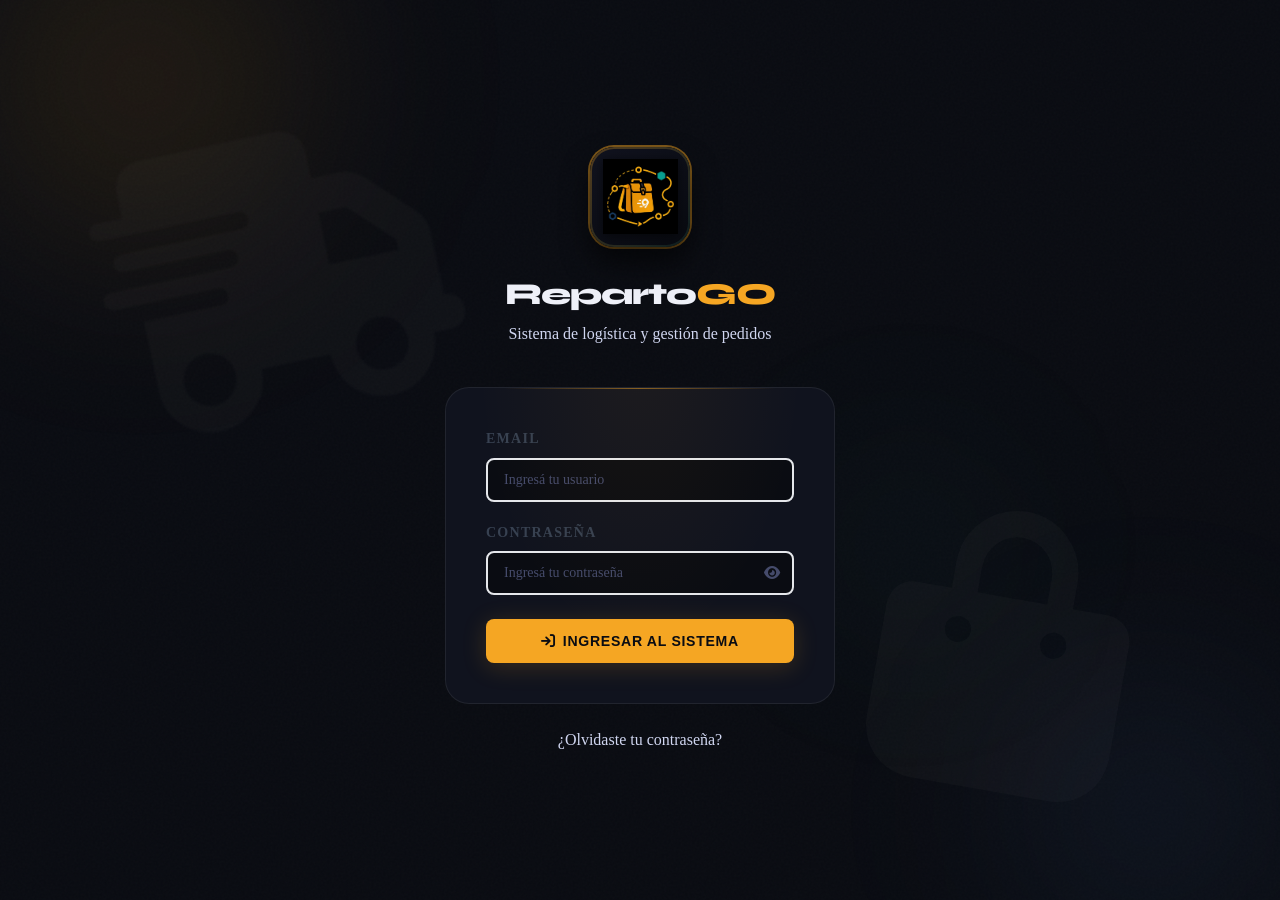
<file: login.html>
<!DOCTYPE html>
<html lang="es">
<head>
    <meta charset="UTF-8">
    <meta name="viewport" content="width=device-width, initial-scale=1.0">
    <link rel="stylesheet" href="https://cdnjs.cloudflare.com/ajax/libs/font-awesome/6.4.0/css/all.min.css">
    <link rel="stylesheet" href="https://cdnjs.cloudflare.com/ajax/libs/font-awesome/6.5.0/css/all.min.css">
    <link rel="stylesheet" href="css/styles.css">
    <!-- FAVICON CORREGIDO (ruta relativa) -->
    <link rel="icon" type="image/png" href="assets/img/favicon.png">
    <link rel="shortcut icon" href="assets/img/favicon.png">
    <title>Login — RepartoGO</title>
</head>
<body class="login-body">

<div class="bg-decorative">
        <i class="fa-solid fa-truck-fast truck-1"></i>
        <i class="fa-solid fa-bag-shopping delivery-bag"></i>
    </div>

    <div class="login-orbs">
        <div class="orb orb-1"></div>
        <div class="orb orb-2"></div>
        <div class="orb orb-3"></div>
    </div>

    <div class="login-wrapper">

        <div class="login-brand">
            <div class="login-logo">
                <img src="assets/img/logo.png" alt="RepartoGO Logo">
            </div>
            <h1>Reparto<em>GO</em></h1>
            <p>Sistema de logística y gestión de pedidos</p>
        </div>

        <div class="login-card">
            <div class="form-group">
                <label for="username">Email</label>
                <input type="text" id="username" placeholder="Ingresá tu usuario" autocomplete="username">
            </div>

            <div class="form-group">
                <label for="password">Contraseña</label>
                <div class="password-wrapper">
                    <input type="password" id="password" placeholder="Ingresá tu contraseña" autocomplete="current-password">
                    <i class="fa-solid fa-eye toggle-password" onclick="togglePassword()"></i>
                </div>
            </div>

            <button class="login-btn" onclick="loginUsuario()">
                <i class="fa-solid fa-arrow-right-to-bracket"></i>
                Ingresar al sistema
            </button>
        </div>

        <div class="login-footer">
            <a href="olvide.html">¿Olvidaste tu contraseña?</a>
        </div>

    </div>

    <script src="js/script.js"></script>
</body>
</html>
</file>
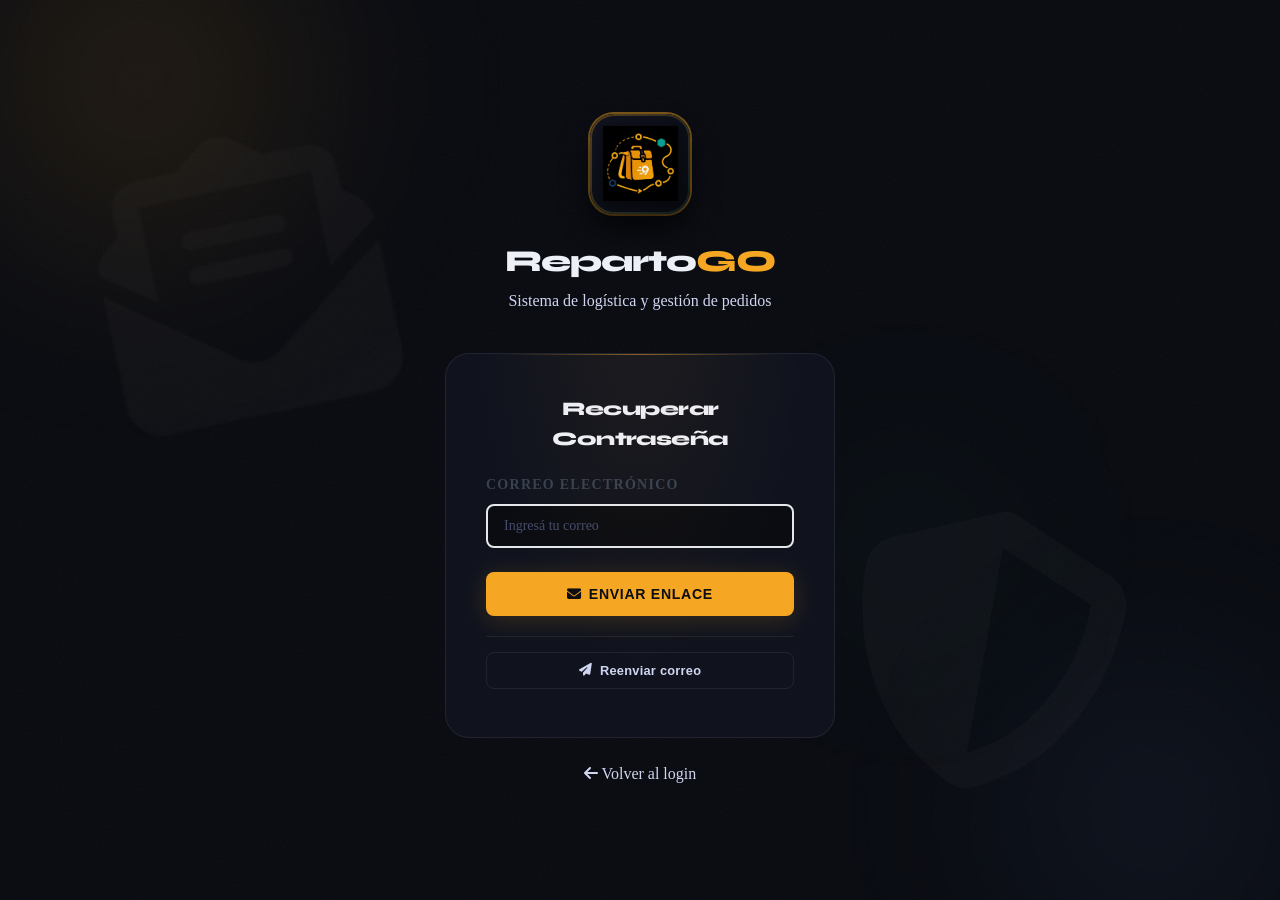
<file: olvide.html>
<!DOCTYPE html>
<html lang="es">
<head>
    <meta charset="UTF-8">
    <meta name="viewport" content="width=device-width, initial-scale=1.0">
    <link rel="stylesheet" href="https://cdnjs.cloudflare.com/ajax/libs/font-awesome/6.4.0/css/all.min.css">
    <link rel="stylesheet" href="https://cdnjs.cloudflare.com/ajax/libs/font-awesome/6.5.0/css/all.min.css">
    <link rel="stylesheet" href="css/styles.css">
    <!-- FAVICON CORREGIDO (ruta relativa) -->
    <link rel="icon" type="image/png" href="assets/img/favicon.png">
    <link rel="shortcut icon" href="assets/img/favicon.png">
    <title>Recuperar — RepartoGO</title>
</head>
<body class="login-body">

    <div class="bg-decorative">
        <i class="fa-solid fa-envelope-open-text truck-1"></i>
        <i class="fa-solid fa-shield-halved delivery-bag"></i>
    </div>

    <div class="login-orbs">
        <div class="orb orb-1"></div>
        <div class="orb orb-2"></div>
        <div class="orb orb-3"></div>
    </div>

    <div class="login-wrapper">
        <div class="login-brand">
            <div class="login-logo">
                <img src="assets/img/logo.png" alt="RepartoGO Logo">
            </div>
            <h1>Reparto<em>GO</em></h1>
            <p>Sistema de logística y gestión de pedidos</p>
        </div>

        <div class="login-card">
            <h2 style="text-align: center; margin-bottom: 20px; font-size: 1.2rem;">Recuperar Contraseña</h2>
            
            <div class="form-group">
                <label for="email-recuperacion">Correo electrónico</label>
                <input type="email" id="email-recuperacion" placeholder="Ingresá tu correo" autocomplete="email">
            </div>

            <button class="login-btn" id="btn-enviar" onclick="solicitarRecuperacion()">
                <i class="fa-solid fa-envelope"></i>
                Enviar Enlace
            </button>
            
            <div class="resend-section">
                <button class="btn-resend" id="btn-reenviar" onclick="reenviarCorreo()">
                    <i class="fa-solid fa-paper-plane"></i>
                    Reenviar correo
                </button>
                <div id="resend-status" class="status-message"></div>
                <div id="countdown-timer" style="font-size: 0.75rem; color: var(--text-3); margin-top: 8px;"></div>
            </div>
        </div>

        <div class="login-footer">
            <a href="login.html"><i class="fa-solid fa-arrow-left"></i> Volver al login</a>
        </div>
    </div>

    <script src="js/script.js"></script>
</body>
</html>
</file>
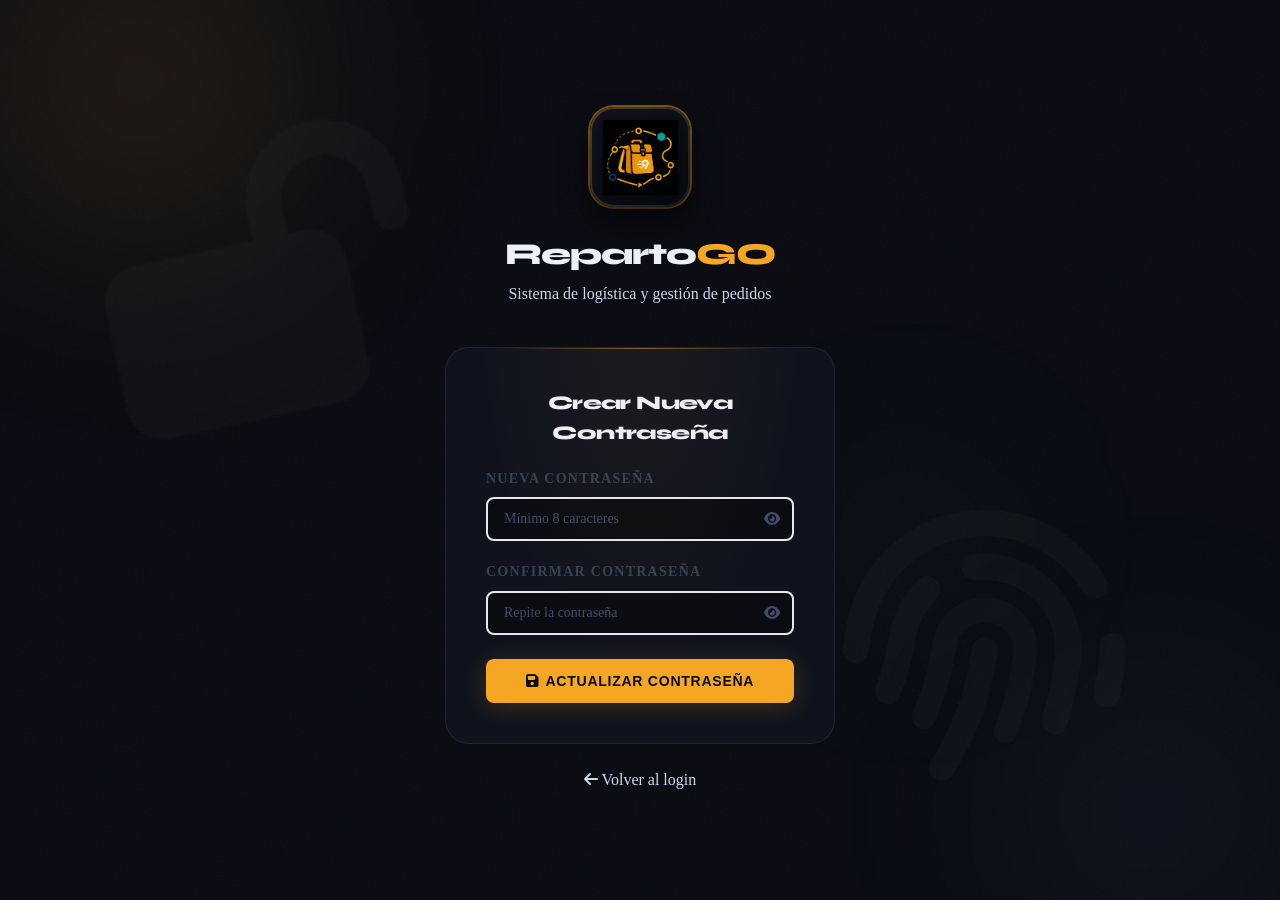
<file: restablecer.html>
<!DOCTYPE html>
<html lang="es">
<head>
    <meta charset="UTF-8">
    <meta name="viewport" content="width=device-width, initial-scale=1.0">
    <link rel="stylesheet" href="https://cdnjs.cloudflare.com/ajax/libs/font-awesome/6.4.0/css/all.min.css">
    <link rel="stylesheet" href="https://cdnjs.cloudflare.com/ajax/libs/font-awesome/6.5.0/css/all.min.css">
    <link rel="stylesheet" href="css/styles.css">
    <!-- FAVICON CORREGIDO (ruta relativa) -->
    <link rel="icon" type="image/png" href="assets/img/favicon.png">
    <link rel="shortcut icon" href="assets/img/favicon.png">
    <title>Nueva Contraseña — RepartoGO</title>
</head>
<body class="login-body">

    <div class="bg-decorative">
        <i class="fa-solid fa-lock-open truck-1"></i>
        <i class="fa-solid fa-fingerprint delivery-bag"></i>
    </div>

    <div class="login-orbs">
        <div class="orb orb-1"></div>
        <div class="orb orb-2"></div>
        <div class="orb orb-3"></div>
    </div>

    <div class="login-wrapper">
        <div class="login-brand">
            <div class="login-logo">
                <img src="assets/img/logo.png" alt="RepartoGO Logo">
            </div>
            <h1>Reparto<em>GO</em></h1>
            <p>Sistema de logística y gestión de pedidos</p>
        </div>

        <div class="login-card">
            <h2 style="text-align: center; margin-bottom: 20px; font-size: 1.2rem;">Crear Nueva Contraseña</h2>
            
            <div class="form-group">
                <label for="new-password">Nueva contraseña</label>
                <div class="password-wrapper">
                    <input type="password" id="new-password" placeholder="Mínimo 8 caracteres">
                    <i class="fa-solid fa-eye toggle-password" onclick="togglePassword('new-password')"></i>
                </div>
            </div>

            <div class="form-group">
                <label for="confirm-password">Confirmar contraseña</label>
                <div class="password-wrapper">
                    <input type="password" id="confirm-password" placeholder="Repite la contraseña">
                    <i class="fa-solid fa-eye toggle-password" onclick="togglePassword('confirm-password')"></i>
                </div>
            </div>

            <button class="login-btn" onclick="guardarNuevaPassword()">
                <i class="fa-solid fa-floppy-disk"></i>
                Actualizar Contraseña
            </button>
        </div>

        <div class="login-footer">
            <a href="login.html"><i class="fa-solid fa-arrow-left"></i> Volver al login</a>
        </div>
    </div>

    <script src="js/script.js"></script>
</body>
</html>
</file>
<file: css/styles.css>
@import url('https://fonts.googleapis.com/css2?family=Syne:wght@400;600;700;800&family=DM+Sans:ital,opsz,wght@0,9..40,300;0,9..40,400;0,9..40,500;0,9..40,600&display=swap');

:root {
    --bg:           #0a0c12;
    --bg2:          #10131e;
    --bg3:          #181c2e;
    --border:       rgba(255,255,255,0.07);
    --border-hi:    rgba(255,255,255,0.14);

    --amber:        #f5a623;
    --amber-dark:   #c8841a;
    --amber-glow:   rgba(245,166,35,0.18);
    --amber-border: rgba(245,166,35,0.32);

    --teal:         #2dd4bf;
    --teal-glow:    rgba(45,212,191,0.14);
    --blue:         #60a5fa;
    --blue-glow:    rgba(96,165,250,0.14);
    --red:          #f87171;
    --red-glow:     rgba(248,113,113,0.14);

    --text:         #eef0f8;
    --text-2:       #d0d6f0;
    --text-3:       #454b6b;

    --font-d: 'Syne', sans-serif;

    --r-sm: 8px;
    --r-md: 12px;
    --r-lg: 18px;
    --r-xl: 24px;

    --sp-xs: 4px;
    --sp-sm: 8px;
    --sp-md: 16px;
    --sp-lg: 24px;
    --sp-xl: 40px;

    --ease-out:    cubic-bezier(0.16, 1, 0.3, 1);
    --ease-spring: cubic-bezier(0.34, 1.56, 0.64, 1);
}

*, *::before, *::after { box-sizing: border-box; margin: 0; padding: 0; }
html { scroll-behavior: smooth; }

/* ==========================================
   ESTILO PARA AUTOCOMPLETADO (CHROME/EDGE/SAFARI)
   ========================================== */
input:-webkit-autofill,
input:-webkit-autofill:hover, 
input:-webkit-autofill:focus, 
input:-webkit-autofill:active {
    -webkit-box-shadow: 0 0 0 1000px var(--bg) inset !important;
    -webkit-text-fill-color: white !important;
    font-family: 'DM Sans', sans-serif !important;
    transition: background-color 5000s ease-in-out 0s;
}
input:-webkit-autofill {
    border: 1px solid var(--border-hi) !important;
}

body {
    background: var(--bg);
    color: var(--text);
    line-height: 1.55;
    min-height: 100vh;
    -webkit-font-smoothing: antialiased;
}
body::before {
    content: '';
    position: fixed;
    inset: 0;
    background-image: url("data:image/svg+xml,%3Csvg viewBox='0 0 512 512' xmlns='http://www.w3.org/2000/svg'%3E%3Cfilter id='n'%3E%3CfeTurbulence type='fractalNoise' baseFrequency='0.75' numOctaves='4' stitchTiles='stitch'/%3E%3C/filter%3E%3Crect width='100%25' height='100%25' filter='url(%23n)' opacity='1'/%3E%3C/svg%3E");
    opacity: 0.022;
    pointer-events: none;
    z-index: 0;
}

/* ── KEYFRAMES ─────────────────────── */
@keyframes fadeUp {
    from { opacity: 0; transform: translateY(22px); }
    to   { opacity: 1; transform: translateY(0); }
}
@keyframes fadeIn {
    from { opacity: 0; }
    to   { opacity: 1; }
}
@keyframes slideDown {
    from { opacity: 0; transform: translateY(-14px); }
    to   { opacity: 1; transform: translateY(0); }
}
@keyframes scaleIn {
    from { opacity: 0; transform: scale(0.92); }
    to   { opacity: 1; transform: scale(1); }
}
@keyframes pulse-ring {
    0%,100% { box-shadow: 0 0 0 3px rgba(45,212,191,0.18); }
    50%      { box-shadow: 0 0 0 7px rgba(45,212,191,0.05); }
}
@keyframes float {
    0%,100% { transform: translateY(0px); }
    50%      { transform: translateY(-7px); }
}
@keyframes orbit {
    0%   { transform: translate(-50%,-50%) scale(1); opacity: 0.5; }
    50%  { transform: translate(-50%,-50%) scale(1.45); opacity: 0.18; }
    100% { transform: translate(-50%,-50%) scale(1); opacity: 0.5; }
}
@keyframes shimmer-btn {
    from { background-position: -400px 0; }
    to   { background-position: 400px 0; }
}
@keyframes card-enter {
    from { opacity: 0; transform: translateY(16px) scale(0.98); }
    to   { opacity: 1; transform: translateY(0) scale(1); }
}
@keyframes glow-border {
    0%,100% { opacity: 0.5; }
    50%      { opacity: 1; }
}
@keyframes spin {
    from { transform: rotate(0deg); }
    to { transform: rotate(360deg); }
}
@keyframes overlayIn {
    from { opacity: 0; }
    to   { opacity: 1; }
}
@keyframes sheetIn {
    from { transform: translateY(40px) scale(0.97); opacity: 0; }
    to   { transform: translateY(0)    scale(1);   opacity: 1; }
}
@keyframes panelIn {
    from { opacity: 0; transform: translateX(8px); }
    to   { opacity: 1; transform: translateX(0); }
}
@keyframes dropIn {
    from { opacity: 0; transform: translateY(-6px); }
    to   { opacity: 1; transform: translateY(0); }
}
@keyframes itemIn {
    from { opacity: 0; transform: translateX(-8px); }
    to   { opacity: 1; transform: translateX(0); }
}
@keyframes slideIn {
    from { opacity: 0; transform: translateY(20px); }
    to   { opacity: 1; transform: translateY(0); }
}
@keyframes fadeInPanel {
    from { opacity: 0; transform: translateY(20px); }
    to   { opacity: 1; transform: translateY(0); }
}
@keyframes fadeInRow {
    from { opacity: 0; transform: translateX(-10px); }
    to   { opacity: 1; transform: translateX(0); }
}
@keyframes pulse {
    0%, 100% { transform: scale(1); }
    50%      { transform: scale(1.05); }
}
@keyframes card-drop-bounce {
    0%   { transform: scale(1.03); }
    60%  { transform: scale(0.99); }
    100% { transform: scale(1); }
}
@keyframes col-pulse {
    0%, 100% { background: rgba(245,166,35,0.06); }
    50%      { background: rgba(245,166,35,0.12); }
}
@keyframes glowPulse {
    0% { box-shadow: 0 0 0 0 rgba(245,166,35,0.2); }
    70% { box-shadow: 0 0 0 12px rgba(245,166,35,0); }
    100% { box-shadow: 0 0 0 0 rgba(245,166,35,0); }
}
@keyframes gradient-move {
    from { background-position: 0% center; }
    to   { background-position: 200% center; }
}
@keyframes float-mockup {
    0%, 100% { transform: translateY(0px); }
    50%       { transform: translateY(-10px); }
}
@keyframes shimmer-scan {
    0%   { background-position: 200% center; opacity: 0; }
    8%   { opacity: 1; }
    92%  { opacity: 1; }
    100% { background-position: -100% center; opacity: 0; }
}
@keyframes line-up {
    from { transform: translateY(110%); opacity: 0; }
    to   { transform: translateY(0);    opacity: 1; }
}
@keyframes pulse-dot {
    0%,100% { opacity:1; transform:scale(1); }
    50%      { opacity:0.5; transform:scale(0.75); }
}

/* ── UTILITIES ──────────────────────── */
.hidden { display: none; }

/* ==========================================
   REVEAL (SCROLL)
   ========================================== */
.reveal {
    opacity: 0; transform: translateY(28px);
    transition: opacity 0.65s cubic-bezier(0.16,1,0.3,1),
                transform  0.65s cubic-bezier(0.16,1,0.3,1);
}
.reveal.visible { opacity: 1; transform: translateY(0); }

/* ==========================================
   APP LAYOUT
   ========================================== */
.app-wrapper {
    display: grid;
    grid-template-rows: 64px 1fr;
    grid-template-columns: 220px 1fr;
    min-height: 100vh;
    position: relative;
    z-index: 1;
}
.app-header {
    grid-column: 1/-1;
    display: flex;
    align-items: center;
    justify-content: space-between;
    padding: 0 var(--sp-lg);
    background: rgba(10,12,18,0.85);
    backdrop-filter: blur(20px);
    -webkit-backdrop-filter: blur(20px);
    border-bottom: 1px solid var(--border);
    position: sticky;
    top: 0;
    z-index: 100;
    animation: slideDown 0.4s var(--ease-out) both;
}
.brand {
    display: flex;
    align-items: center;
    font-family: var(--font-d);
    font-size: 1.25rem;
    font-weight: 800;
    letter-spacing: -0.01em;
    text-decoration: none;
    color: var(--text);
}
.brand-icon {
    width: 34px;
    height: 34px;
    background: linear-gradient(135deg, var(--amber) 0%, var(--amber-dark) 100%);
    border-radius: var(--r-sm);
    display: flex;
    align-items: center;
    justify-content: center;
    font-size: 15px;
    box-shadow: 0 4px 16px var(--amber-glow);
    transition: box-shadow 0.2s, transform 0.25s var(--ease-spring);
    flex-shrink: 0;
    margin-right: 10px;
}
.brand:hover .brand-icon {
    transform: rotate(-8deg) scale(1.1);
    box-shadow: 0 6px 24px rgba(245,166,35,0.45);
}
.brand em { color: var(--amber); font-style: normal; }
.header-right {
    display: flex;
    align-items: center;
    gap: var(--sp-md);
}
.user-badge {
    display: flex;
    align-items: center;
    gap: 10px;
    background: var(--bg2);
    border: 1px solid var(--border);
    border-radius: 999px;
    padding: 5px 14px 5px 5px;
    animation: fadeIn 0.5s 0.3s both;
    transition: border-color 0.2s;
}
.user-badge:hover { border-color: var(--border-hi); }
.avatar {
    width: 32px;
    height: 32px;
    border-radius: 50%;
    background: linear-gradient(135deg, var(--amber), #e84393);
    display: flex;
    align-items: center;
    justify-content: center;
    font-family: var(--font-d);
    font-weight: 700;
    font-size: 0.78rem;
    color: #fff;
    flex-shrink: 0;
}
.user-name {
    font-size: 0.82rem;
    font-weight: 600;
    color: var(--text);
    line-height: 1.2;
}
.user-rol {
    font-size: 0.68rem;
    color: var(--amber);
    font-weight: 600;
    text-transform: uppercase;
    letter-spacing: 0.07em;
}
#btn-cerrar-sesion {
    background: transparent;
    border: 1px solid var(--border);
    color: var(--text-2);
    padding: 8px 16px;
    font-size: 0.78rem;
    font-weight: 600;
    border-radius: var(--r-sm);
    cursor: pointer;
    transition: all 0.2s;
    letter-spacing: 0.03em;
    display: inline-flex;
    align-items: center;
    gap: 6px;
}
#btn-cerrar-sesion:hover {
    border-color: rgba(248,113,113,0.45);
    color: var(--red);
    background: var(--red-glow);
    transform: translateY(-1px);
}

/* ── SIDEBAR ─────────────────────────── */
.app-sidebar {
    grid-row: 2;
    grid-column: 1;
    background: var(--bg2);
    border-right: 1px solid var(--border);
    padding: 16px 10px;
    display: flex;
    flex-direction: column;
    gap: 2px;
    position: sticky;
    top: 64px;
    height: calc(100vh - 64px);
    overflow-y: auto;
}
.app-sidebar.hidden { display: none !important; }
.app-wrapper.no-sidebar .app-container { grid-column: 1/-1; }
.sidebar-section-label {
    font-size: 0.62rem;
    font-weight: 700;
    text-transform: uppercase;
    letter-spacing: 0.1em;
    color: var(--text-3);
    padding: 14px 10px 5px;
}
.nav-item {
    display: flex;
    align-items: center;
    gap: 9px;
    padding: 9px 12px;
    border-radius: var(--r-sm);
    cursor: pointer;
    font-size: 0.83rem;
    font-weight: 500;
    color: var(--text-2);
    border: 1px solid transparent;
    background: transparent;
    width: 100%;
    text-align: left;
    transition: all 0.16s;
    font-family: var(--font-b);
}
.nav-item i {
    width: 16px;
    text-align: center;
    font-size: 0.82rem;
    color: var(--text-3);
    transition: color 0.16s;
}
.nav-item:hover { background: rgba(255, 255, 255, 0.04); color: var(--text); }
.nav-item:hover i { color: var(--text-2); }
.nav-item.active {
    background: var(--amber-glow);
    color: var(--amber);
    border-color: var(--amber-border);
    font-weight: 600;
}
.nav-item.active i { color: var(--amber); }
.nav-badge {
    margin-left: auto;
    background: var(--amber);
    color: #0a0c12;
    font-size: 0.6rem;
    font-weight: 800;
    padding: 2px 7px;
    border-radius: 999px;
}
.sidebar-stat {
    display: flex;
    justify-content: space-between;
    align-items: center;
    padding: 7px 12px;
    border-radius: var(--r-sm);
    background: rgba(255, 255, 255, 0.02);
    border: 1px solid var(--border);
    margin-top: 3px;
}
.sidebar-stat-label {
    font-size: 0.7rem;
    color: var(--text-3);
    font-weight: 500;
}
.sidebar-stat-val {
    font-family: var(--font-d);
    font-size: 0.9rem;
    font-weight: 700;
    color: var(--amber);
}

/* ── MAIN ───────────────────────────── */
.app-container {
    grid-row: 2;
    grid-column: 2;
    max-width: 100%;
    padding: 36px;
    overflow-x: hidden;
}
.panel-section { animation: fadeUp 0.45s var(--ease-out) both; }
.panel-title {
    font-family: var(--font-d);
    font-size: 2.2rem;
    font-weight: 800;
    letter-spacing: -0.03em;
    line-height: 1;
    margin-bottom: var(--sp-sm);
}
.panel-title em { color: var(--amber); font-style: normal; }
.panel-subtitle {
    color: var(--text-2);
    font-size: 0.9rem;
    margin-bottom: var(--sp-xl);
}

/* ── TOOLBAR ─────────────────────────── */
.toolbar {
    display: flex;
    align-items: center;
    justify-content: space-between;
    margin-bottom: var(--sp-lg);
    gap: var(--sp-sm);
    flex-wrap: wrap;
}
.status-badge {
    display: inline-flex;
    align-items: center;
    gap: 8px;
    font-size: 0.73rem;
    font-weight: 600;
    text-transform: uppercase;
    letter-spacing: 0.07em;
    color: var(--text-2);
    background: var(--bg2);
    border: 1px solid var(--border);
    padding: 7px 14px;
    border-radius: 999px;
}
.status-dot {
    width: 7px;
    height: 7px;
    border-radius: 50%;
    background: var(--teal);
    animation: pulse-ring 2.5s ease infinite;
    flex-shrink: 0;
}

/* ── BUTTONS ─────────────────────────── */
button {
    font-weight: 600;
    font-size: 0.88rem;
    border: none;
    border-radius: var(--r-sm);
    cursor: pointer;
    padding: 12px 20px;
    transition: all 0.2s var(--ease-out);
    display: inline-flex;
    align-items: center;
    justify-content: center;
    gap: 7px;
    letter-spacing: 0.02em;
    position: relative;
    overflow: hidden;
}
button:active { transform: scale(0.97); }
button:focus-visible {
    outline: 2px solid var(--amber);
    outline-offset: 3px;
}
.btn-primary, #btn-refresh {
    background: var(--amber);
    color: #0a0c12;
    font-weight: 700;
    box-shadow: 0 4px 20px var(--amber-glow), 0 0 0 1px var(--amber-border);
    width: auto;
}
.btn-primary:hover, #btn-refresh:hover {
    background: #fbb845;
    box-shadow: 0 6px 28px rgba(245,166,35,0.38), 0 0 0 1px rgba(245,166,35,0.5);
    transform: translateY(-2px);
}
.btn-secondary {
    background: var(--bg2);
    color: var(--text);
    border: 1px solid var(--border);
}
.btn-secondary:hover {
    border-color: var(--border-hi);
    transform: translateY(-1px);
}

/* ── PEDIDO CARDS ──────────────────── */
.pedidos-list {
    display: flex;
    flex-direction: column;
    gap: var(--sp-md);
}
.pedido-card {
    background: var(--bg2);
    border-radius: var(--r-lg);
    border: 1px solid var(--border);
    border-left: 3px solid var(--amber);
    padding: var(--sp-lg);
    display: flex;
    flex-direction: column;
    gap: var(--sp-md);
    position: relative;
    overflow: hidden;
    animation: card-enter 0.4s var(--ease-out) both;
    transition: transform 0.25s var(--ease-out), border-color 0.25s, box-shadow 0.25s;
}
.pedido-card::before {
    content: '';
    position: absolute;
    inset: 0;
    background: radial-gradient(ellipse at top left, rgba(245,166,35,0.04), transparent 65%);
    pointer-events: none;
}
.pedido-card:hover {
    transform: translateY(-3px);
    border-left-color: var(--teal);
    border-color: var(--border-hi);
    box-shadow: 0 14px 44px rgba(0,0,0,0.35);
}
.pedido-header {
    display: flex;
    justify-content: space-between;
    align-items: flex-start;
    gap: var(--sp-sm);
}
.pedido-id {
    font-family: var(--font-d);
    font-size: 1.65rem;
    font-weight: 800;
    color: var(--amber);
    letter-spacing: -0.02em;
    line-height: 1;
}
.pedido-total {
    background: var(--amber-glow);
    color: var(--amber);
    border: 1px solid var(--amber-border);
    border-radius: var(--r-sm);
    padding: 5px 12px;
    font-weight: 700;
    font-size: 0.93rem;
    font-family: var(--font-d);
}
.pedido-info {
    display: flex;
    flex-direction: column;
    gap: 6px;
}
.pedido-info p {
    font-size: 0.88rem;
    color: var(--text);
    display: flex;
    align-items: baseline;
    gap: 8px;
}
.pedido-info strong {
    font-size: 0.68rem;
    font-weight: 600;
    text-transform: uppercase;
    letter-spacing: 0.08em;
    color: var(--text-3);
    min-width: 68px;
    flex-shrink: 0;
}
.pedido-divider {
    height: 1px;
    background: var(--border);
}
.pedido-actions {
    display: flex;
    gap: var(--sp-sm);
}
.link-mapa {
    display: inline-flex;
    align-items: center;
    justify-content: center;
    gap: 6px;
    padding: 10px 16px;
    background: var(--blue-glow);
    color: var(--blue);
    border: 1px solid rgba(96,165,250,0.25);
    border-radius: var(--r-sm);
    text-decoration: none;
    font-size: 0.82rem;
    font-weight: 600;
    transition: all 0.2s;
    flex: 1;
    text-align: center;
}
.link-mapa:hover {
    background: rgba(96,165,250,0.18);
    transform: translateY(-1px);
    box-shadow: 0 4px 16px rgba(96,165,250,0.15);
}
.btn-aceptar {
    background: var(--teal);
    color: #0a0c12;
    font-weight: 700;
    border-radius: var(--r-sm);
    padding: 10px 20px;
    font-size: 0.88rem;
    flex: 1;
    box-shadow: 0 4px 18px rgba(45,212,191,0.2);
    transition: all 0.2s var(--ease-out);
}
.btn-aceptar:hover {
    background: #22e8d2;
    transform: translateY(-2px);
    box-shadow: 0 8px 28px rgba(45,212,191,0.32);
}

/* ── EMPTY STATE ────────────────────── */
.empty-state {
    text-align: center;
    padding: 56px var(--sp-lg);
    color: var(--text-2);
    animation: fadeIn 0.4s both;
}
.empty-icon {
    font-size: 2.6rem;
    margin-bottom: var(--sp-md);
    opacity: 0.4;
    animation: float 3s ease-in-out infinite;
    display: block;
}

/* ── LOGIN ──────────────────────────── */
body.login-body {
    display: flex;
    align-items: center;
    justify-content: center;
    min-height: 100vh;
    padding: var(--sp-md);
    overflow: hidden;
}
.login-orbs {
    position: fixed;
    inset: 0;
    pointer-events: none;
    overflow: hidden;
    z-index: 0;
}
.orb {
    position: absolute;
    border-radius: 50%;
    filter: blur(90px);
}
.orb-1 {
    width: 520px; height: 520px;
    background: radial-gradient(circle, rgba(245,166,35,0.14) 0%, transparent 70%);
    top: -180px; left: -120px;
    animation: orbit 8s ease-in-out infinite;
    transform-origin: center center;
}
.orb-2 {
    width: 420px; height: 420px;
    background: radial-gradient(circle, rgba(96,165,250,0.09) 0%, transparent 70%);
    bottom: -120px; right: -80px;
    animation: orbit 11s ease-in-out 3s infinite;
}
.orb-3 {
    width: 280px; height: 280px;
    background: radial-gradient(circle, rgba(45,212,191,0.07) 0%, transparent 70%);
    top: 45%; right: 18%;
    animation: orbit 7s ease-in-out 1.5s infinite;
}
.login-wrapper {
    width: 100%;
    max-width: 390px;
    position: relative;
    z-index: 1;
    animation: scaleIn 0.5s var(--ease-spring) both;
}
.login-brand {
    text-align: center;
    margin-bottom: var(--sp-xl);
    animation: fadeUp 0.5s 0.08s var(--ease-out) both;
}
.login-logo {
    width: 100px;
    height: 100px;
    background: linear-gradient(145deg, #11131f 0%, #080a10 100%);
    border-radius: 24px;
    display: flex;
    align-items: center;
    justify-content: center;
    margin: 0 auto var(--sp-lg);
    box-shadow: 0 16px 28px rgba(0, 0, 0, 0.6), 0 0 0 2px rgba(245, 166, 35, 0.5);
    animation: float 4s ease-in-out infinite;
    transition: box-shadow 0.25s ease, transform 0.2s ease;
    position: relative;
}
.login-logo:hover {
    box-shadow: 0 20px 32px rgba(0, 0, 0, 0.7), 0 0 0 3px rgba(245, 166, 35, 0.8);
    transform: translateY(-2px);
}
.login-logo::after {
    display: none;
    content: '';
    position: absolute;
    inset: -4px;
    border-radius: 18px;
    background: conic-gradient(
        from 0deg,
        #f5a623,
        #ffd166,
        #f5a623,
        #e84393,
        #6a4e9b,
        #f5a623
    );
    z-index: -1;
    opacity: 0;
    transition: opacity 0.4s ease;
    animation: spin 4s linear infinite;
}
.login-logo:hover::after {
    opacity: 0.8;
}
.login-logo::before {
    content: '';
    position: absolute;
    inset: 0;
    border-radius: 24px;
    padding: 2px;
    background: linear-gradient(135deg, rgba(245, 166, 35, 0.3), rgba(45, 212, 191, 0.1));
    -webkit-mask: linear-gradient(#fff 0 0) content-box, linear-gradient(#fff 0 0);
    mask: linear-gradient(#fff 0 0) content-box, linear-gradient(#fff 0 0);
    -webkit-mask-composite: xor;
    mask-composite: exclude;
    pointer-events: none;
}
.login-brand h1 {
    font-family: var(--font-d);
    font-size: 1.9rem;
    font-weight: 800;
    letter-spacing: -0.03em;
    color: var(--text);
}
.login-logo img {
    width: 75%;
    height: 75%;
    object-fit: contain;
    filter: drop-shadow(0 2px 6px rgba(0, 0, 0, 0.5));
}
.login-brand h1 em { color: var(--amber); font-style: normal; }
.login-brand p {
    font-size: 1rem;
    color: var(--text-2);
    margin-top: 4px;
}
.login-card {
    background: var(--bg2);
    border: 1px solid var(--border);
    border-radius: var(--r-xl);
    padding: var(--sp-xl);
    position: relative;
    overflow: hidden;
    animation: fadeUp 0.5s 0.16s var(--ease-out) both;
}
.login-card::before {
    content: '';
    position: absolute;
    top: 0; left: 15%; right: 15%;
    height: 1px;
    background: linear-gradient(90deg, transparent, var(--amber), transparent);
    opacity: 0.5;
    animation: glow-border 3s ease-in-out infinite;
}
.login-card::after {
    content: '';
    position: absolute;
    inset: 0;
    background: radial-gradient(ellipse at 50% -15%, rgba(245,166,35,0.06), transparent 60%);
    pointer-events: none;
}
.form-group {
    margin-bottom: var(--sp-lg);
    animation: fadeUp 0.4s var(--ease-out) both;
}
.form-group:nth-child(1) { animation-delay: 0.24s; }
.form-group:nth-child(2) { animation-delay: 0.31s; }
.form-group label {
    display: block;
    font-size: 0.8rem;
    font-weight: 600;
    text-transform: uppercase;
    letter-spacing: 0.09em;
    color: var(--text-2);
    margin-bottom: var(--sp-sm);
}
.form-group input {
    width: 100%;
    padding: 13px 16px;
    background: var(--bg);
    border: 1px solid var(--border);
    border-radius: var(--r-sm);
    color: var(--text);
    font-size: 0.95rem;
    transition: border-color 0.2s, box-shadow 0.2s, background 0.2s;
    outline: none;
}
.form-group input::placeholder { color: var(--text-3); }
.form-group input:hover { border-color: var(--border-hi); }
.form-group input:focus {
    border-color: var(--amber);
    box-shadow: 0 0 0 3px var(--amber-glow);
    background: rgba(245,166,35,0.02);
}
.password-wrapper {
    position: relative;
    display: flex;
    align-items: center;
}
.password-wrapper input { padding-right: 46px !important; }
.toggle-password {
    position: absolute;
    right: 14px;
    cursor: pointer;
    color: var(--text-3);
    font-size: 0.9rem;
    transition: color 0.2s;
    z-index: 1;
}
.toggle-password:hover { color: var(--text-2); }
.login-btn {
    width: 100%;
    padding: 14px;
    background: var(--amber);
    color: #0a0c12;
    font-weight: 700;
    font-size: 0.88rem;
    letter-spacing: 0.05em;
    text-transform: uppercase;
    border-radius: var(--r-sm);
    box-shadow: 0 4px 24px var(--amber-glow);
    margin-top: var(--sp-xs);
    transition: all 0.2s var(--ease-out);
    animation: fadeUp 0.4s 0.38s var(--ease-out) both;
    position: relative;
    overflow: hidden;
}
.login-btn::before {
    content: '';
    position: absolute;
    top: 0; left: -120%;
    width: 60%;
    height: 100%;
    background: linear-gradient(90deg, transparent, rgba(255,255,255,0.18), transparent);
    transform: skewX(-20deg);
    transition: left 0.5s ease;
}
.login-btn:hover {
    background: #fbb845;
    box-shadow: 0 8px 32px rgba(245,166,35,0.42);
    transform: translateY(-2px);
}
.login-btn:hover::before { left: 150%; }
.login-footer {
    text-align: center;
    margin-top: var(--sp-lg);
    animation: fadeIn 0.4s 0.48s both;
}
.login-footer a {
    color: var(--text-2);
    font-size: 1rem;
    text-decoration: none;
    transition: color 0.2s;
    font-weight: 500;
}
.login-footer a:hover { color: var(--amber); }

/* ==========================================
   HOME / LANDING PAGE
   ========================================== */
body.home-body { overflow-x: hidden; }
.home-orbs {
    position: fixed;
    inset: 0;
    pointer-events: none;
    z-index: 0;
    overflow: hidden;
}
.home-orb-1 {
    position: absolute;
    width: 800px; height: 800px;
    background: radial-gradient(circle, rgba(245,166,35,0.09) 0%, transparent 62%);
    top: -250px; right: -200px;
    animation: orbit 9s ease-in-out infinite;
}
.home-orb-2 {
    position: absolute;
    width: 600px; height: 600px;
    background: radial-gradient(circle, rgba(96,165,250,0.07) 0%, transparent 62%);
    bottom: 10%; left: -150px;
    animation: orbit 12s ease-in-out 2.5s infinite;
}
.home-nav {
    display: flex;
    align-items: center;
    justify-content: space-between;
    padding: 18px var(--sp-xl);
    position: sticky;
    top: 0;
    background: rgba(10,12,18,0.88);
    backdrop-filter: blur(20px);
    -webkit-backdrop-filter: blur(20px);
    border-bottom: 1px solid var(--border);
    z-index: 100;
    animation: slideDown 0.5s var(--ease-out) both;
}
.home-hero {
    max-width: 860px;
    margin: 0 auto;
    padding: 110px var(--sp-xl) 90px;
    text-align: center;
    position: relative;
    z-index: 1;
}
.eyebrow {
    display: inline-flex;
    align-items: center;
    gap: 8px;
    font-size: 0.71rem;
    font-weight: 700;
    text-transform: uppercase;
    letter-spacing: 0.1em;
    color: var(--amber);
    border: 1px solid var(--amber-border);
    background: var(--amber-glow);
    padding: 7px 16px;
    border-radius: 999px;
    margin-bottom: var(--sp-lg);
    animation: fadeUp 0.5s 0.08s var(--ease-out) both;
}
.eyebrow-dot {
    width: 6px; height: 6px;
    border-radius: 50%;
    background: var(--amber);
    animation: pulse-ring 2s ease infinite;
    flex-shrink: 0;
}
.home-hero h1 {
    font-family: var(--font-d);
    font-size: clamp(2.8rem, 8vw, 5rem);
    font-weight: 800;
    letter-spacing: -0.04em;
    line-height: 1.0;
    color: var(--text);
    margin-bottom: var(--sp-lg);
    animation: fadeUp 0.55s 0.16s var(--ease-out) both;
}
.home-hero h1 em { color: var(--amber); font-style: normal; }
.home-hero p {
    font-size: 1.05rem;
    color: var(--text-2);
    max-width: 500px;
    margin: 0 auto var(--sp-xl);
    line-height: 1.75;
    font-family: var(--font-d);
    animation: fadeUp 0.55s 0.24s var(--ease-out) both;
}
.hero-actions {
    display: flex;
    gap: var(--sp-md);
    justify-content: center;
    flex-wrap: wrap;
    animation: fadeUp 0.55s 0.32s var(--ease-out) both;
}
.hero-actions .btn-primary {
    padding: 14px 32px;
    font-size: 0.9rem;
}
.hero-actions .btn-secondary {
    padding: 14px 28px;
    font-size: 0.9rem;
}
.hero-chips {
    display: flex;
    justify-content: center;
    flex-wrap: wrap;
    gap: 8px;
    margin-bottom: 36px;
    animation: fadeUp 0.55s 0.42s cubic-bezier(0.16,1,0.3,1) both;
}
.chip {
    display: inline-flex;
    align-items: center;
    gap: 6px;
    font-size: 0.72rem;
    font-weight: 600;
    text-transform: uppercase;
    letter-spacing: 0.07em;
    padding: 5px 12px;
    border-radius: 999px;
    border: 1px solid rgba(255,255,255,0.09);
    background: rgba(255,255,255,0.04);
    color: var(--text-2);
    transition: all 0.2s;
}
.chip:hover {
    border-color: var(--amber-border);
    color: var(--amber);
    background: var(--amber-glow);
}
/* Hero gradient text */
.hero-gradient {
    background: linear-gradient(135deg, #f5a623, #fdd68a, #f5a623);
    background-size: 200% auto;
    -webkit-background-clip: text;
    -webkit-text-fill-color: transparent;
    background-clip: text;
    animation: gradient-move 3s linear infinite;
}
/* Line reveal */
.line-reveal {
    display: block;
    overflow: hidden;
    line-height: 1.15;
}
.line-reveal span {
    display: block;
    animation: line-up 0.75s cubic-bezier(0.16,1,0.3,1) both;
}
.line-reveal:nth-child(1) span { animation-delay: 0.05s; }
.line-reveal:nth-child(2) span { animation-delay: 0.2s; }

/* Mockup redesign */
.hero-mockup {
    max-width: 820px;
    margin: 60px auto 0;
    background: var(--bg2);
    border: 1px solid var(--border);
    border-radius: 18px;
    overflow: hidden;
    box-shadow: 0 40px 100px rgba(0,0,0,0.7),
                0 0 0 1px rgba(255,255,255,0.05),
                0 0 80px rgba(245,166,35,0.06);
    animation: fadeUp 0.7s 0.5s cubic-bezier(0.16,1,0.3,1) both,
               float-mockup 6s 1.5s ease-in-out infinite !important;
    position: relative;
}
.mockup-shimmer {
    position: absolute;
    inset: 0;
    pointer-events: none;
    z-index: 10;
    border-radius: 18px;
    background: linear-gradient(
        105deg,
        transparent 30%,
        rgba(255,255,255,0.028) 50%,
        transparent 70%
    );
    background-size: 300% 100%;
    animation: shimmer-scan 4.5s 2s ease-in-out infinite;
}
.mockup-titlebar {
    display: flex;
    align-items: center;
    gap: 7px;
    padding: 11px 16px;
    background: rgba(0,0,0,0.35);
    border-bottom: 1px solid var(--border);
}
.mockup-dot { width: 10px; height: 10px; border-radius: 50%; }
.mockup-dot-r { background: #f87171; }
.mockup-dot-y { background: #f5a623; }
.mockup-dot-g { background: #2dd4bf; }
.mockup-url {
    margin-left: 10px;
    font-size: 0.7rem;
    color: var(--text-3);
    background: rgba(255,255,255,0.04);
    border: 1px solid var(--border);
    padding: 3px 14px;
    border-radius: 5px;
}
.dash-wrap { display: flex; height: 360px; }
.dash-sidebar {
    width: 52px;
    background: rgba(0,0,0,0.25);
    border-right: 1px solid var(--border);
    display: flex;
    flex-direction: column;
    align-items: center;
    padding: 14px 0;
    gap: 4px;
}
.dash-sb-logo {
    width: 32px;
    height: 32px;
    border-radius: 8px;
    background: var(--amber-glow);
    border: 1px solid var(--amber-border);
    display: flex;
    align-items: center;
    justify-content: center;
    overflow: hidden;
    margin-bottom: 14px;
}
.dash-sb-logo img {
    width: 100%;
    height: 100%;
    object-fit: contain;
}
.dash-sb-item {
    width: 36px;
    height: 36px;
    border-radius: 9px;
    display: flex;
    align-items: center;
    justify-content: center;
    color: var(--text-3);
    font-size: 0.78rem;
    transition: all 0.18s;
}
.dash-sb-item.active {
    background: rgba(245,166,35,0.12);
    color: var(--amber);
    border: 1px solid var(--amber-border);
}
.dash-main {
    flex: 1;
    overflow: hidden;
    display: flex;
    flex-direction: column;
}
.dash-topbar {
    display: flex;
    align-items: center;
    justify-content: space-between;
    padding: 10px 16px;
    border-bottom: 1px solid var(--border);
    background: rgba(255,255,255,0.015);
}
.dash-topbar-title {
    font-family: 'Syne',sans-serif;
    font-size: 0.85rem;
    font-weight: 800;
    letter-spacing: -0.02em;
}
.dash-topbar-title em { color: var(--amber); font-style: normal; }
.dash-status {
    display: flex;
    align-items: center;
    gap: 5px;
    font-size: 0.68rem;
    color: var(--text-2);
    background: rgba(45,212,191,0.08);
    border: 1px solid rgba(45,212,191,0.2);
    padding: 3px 10px;
    border-radius: 999px;
}
.dash-status-dot {
    width: 6px;
    height: 6px;
    border-radius: 50%;
    background: var(--teal);
    animation: pulse-dot 1.8s ease-in-out infinite;
}
.dash-stat-row {
    display: flex;
    gap: 8px;
    padding: 9px 14px;
    border-bottom: 1px solid var(--border);
}
.dash-stat-chip {
    font-size: 0.65rem;
    padding: 3px 10px;
    border-radius: 6px;
    border: 1px solid var(--border);
    background: rgba(255,255,255,0.03);
    color: var(--text-2);
}
.dash-stat-chip strong {
    color: var(--text);
    font-size: 0.7rem;
    margin-right: 3px;
}
.dash-stat-chip.amber {
    border-color: var(--amber-border);
    background: var(--amber-glow);
}
.dash-stat-chip.amber strong { color: var(--amber); }
.dash-stat-chip.teal {
    border-color: rgba(45,212,191,0.3);
    background: rgba(45,212,191,0.08);
}
.dash-stat-chip.teal strong { color: var(--teal); }
.dash-kanban {
    flex: 1;
    display: flex;
    overflow: hidden;
}
.dash-col {
    flex: 1;
    padding: 10px;
    border-right: 1px solid var(--border);
    overflow: hidden;
}
.dash-col:last-child { border-right: none; }
.dash-col-header {
    display: flex;
    align-items: center;
    justify-content: space-between;
    margin-bottom: 8px;
}
.dash-col-title {
    font-size: 0.62rem;
    font-weight: 700;
    text-transform: uppercase;
    letter-spacing: 0.08em;
    color: var(--text-3);
}
.dash-col-count {
    font-size: 0.6rem;
    font-weight: 700;
    padding: 1px 6px;
    border-radius: 4px;
}
.col-nuevo .dash-col-count { background: rgba(96,165,250,0.15); color: var(--blue); }
.col-prep .dash-col-count { background: rgba(245,166,35,0.15); color: var(--amber); }
.col-listo .dash-col-count { background: rgba(45,212,191,0.12); color: var(--teal); }
.col-camino .dash-col-count { background: rgba(167,139,250,0.15); color: #a78bfa; }
.dash-order-card {
    background: rgba(255,255,255,0.03);
    border: 1px solid var(--border);
    border-radius: 8px;
    padding: 8px 10px;
    margin-bottom: 6px;
    transition: border-color 0.2s, transform 0.2s;
}
.doc-num {
    font-family: 'Syne',sans-serif;
    font-size: 0.75rem;
    font-weight: 800;
    color: var(--amber);
    margin-bottom: 4px;
}
.doc-name {
    font-size: 0.65rem;
    color: var(--text);
    margin-bottom: 2px;
    white-space: nowrap;
    overflow: hidden;
    text-overflow: ellipsis;
}
.doc-addr {
    font-size: 0.6rem;
    color: var(--text-3);
    white-space: nowrap;
    overflow: hidden;
    text-overflow: ellipsis;
}
.doc-time {
    font-size: 0.58rem;
    color: var(--text-3);
    margin-top: 5px;
    display: flex;
    align-items: center;
    gap: 4px;
}
.card-animate {
    animation: card-in 0.4s cubic-bezier(0.16,1,0.3,1) both;
}
@keyframes card-in {
    from { opacity:0; transform: translateY(-8px); }
    to   { opacity:1; transform: translateY(0); }
}

/* Stats row */
.stats-row {
    max-width: 860px;
    margin: 0 auto;
    padding: 0 var(--sp-xl) 80px;
    display: grid;
    grid-template-columns: repeat(auto-fit, minmax(160px, 1fr));
    gap: var(--sp-md);
    position: relative;
    z-index: 1;
}
.stat-card {
    background: var(--bg2);
    border: 1px solid var(--border);
    border-radius: var(--r-lg);
    padding: var(--sp-lg);
    text-align: center;
    transition: all 0.25s var(--ease-out);
    position: relative;
    overflow: hidden;
}
.stat-card::after {
    content: '';
    position: absolute;
    bottom: 0;
    left: 0;
    right: 0;
    height: 2px;
    background: linear-gradient(90deg, transparent, var(--amber), transparent);
    opacity: 0;
    transition: opacity 0.3s;
}
.stat-card:hover::after { opacity: 1; }
.stat-icon {
    width: 36px;
    height: 36px;
    border-radius: 9px;
    margin-bottom: 12px;
    display: flex;
    align-items: center;
    justify-content: center;
    background: var(--amber-glow);
    border: 1px solid var(--amber-border);
    color: var(--amber);
    font-size: 0.85rem;
}
.stat-val {
    font-size: 2.4rem;
    font-weight: 800;
    color: var(--amber);
    letter-spacing: -0.03em;
    line-height: 1;
}
.stat-label {
    font-size: 0.76rem;
    color: var(--text-2);
    text-transform: uppercase;
    letter-spacing: 0.07em;
    margin-top: 6px;
    font-weight: 600;
}
.stats-row .stat-card {
    opacity: 0;
    transform: translateY(20px);
    transition: opacity 0.5s, transform 0.5s;
}
.stats-row.visible .stat-card {
    opacity: 1;
    transform: translateY(0);
}
.stats-row.visible .stat-card:nth-child(1) { transition-delay: 0s; }
.stats-row.visible .stat-card:nth-child(2) { transition-delay: 0.09s; }
.stats-row.visible .stat-card:nth-child(3) { transition-delay: 0.18s; }
.stats-row.visible .stat-card:nth-child(4) { transition-delay: 0.27s; }

.home-divider {
    border: none;
    border-top: 1px solid var(--border);
    max-width: 860px;
    margin: 0 auto var(--sp-xl);
    position: relative;
    z-index: 1;
}
.titulo-seccion {
    text-align: center;
    font-family: var(--font-d);
    font-size: clamp(1.6rem, 4vw, 2.4rem);
    font-weight: 800;
    letter-spacing: -0.03em;
    margin-bottom: var(--sp-xl);
}
.titulo-seccion em {
    color: var(--amber);
    font-style: normal;
    margin-left: 10px;
}
.features-grid {
    max-width: 860px;
    margin: 0 auto;
    padding: 0 var(--sp-xl) 100px;
    display: grid;
    grid-template-columns: repeat(auto-fit, minmax(240px, 1fr));
    gap: var(--sp-lg);
    position: relative;
    z-index: 1;
}
.feature-card {
    background: var(--bg2);
    border: 1px solid var(--border);
    border-radius: var(--r-lg);
    padding: var(--sp-xl);
    transition: all 0.25s var(--ease-out);
    position: relative;
    overflow: hidden;
}
.feature-card::after {
    content: '';
    position: absolute;
    inset: 0;
    background: radial-gradient(ellipse at 0% 0%, rgba(245,166,35,0.05), transparent 60%);
    opacity: 0;
    transition: opacity 0.3s;
    pointer-events: none;
}
.feature-card:hover {
    border-color: var(--border-hi);
    transform: translateY(-5px);
    box-shadow: 0 20px 50px rgba(0,0,0,0.32);
}
.feature-card:hover::after { opacity: 1; }
.feature-icon-wrap {
    width: 48px;
    height: 48px;
    border-radius: 12px;
    margin-bottom: 14px;
    display: flex;
    align-items: center;
    justify-content: center;
    font-size: 1.1rem;
    background: rgba(255,255,255,0.04);
    border: 1px solid var(--border);
    transition: all 0.25s;
    color: var(--text-2);
}
.feature-card:hover .feature-icon-wrap {
    background: var(--amber-glow);
    border-color: var(--amber-border);
    color: var(--amber);
    transform: scale(1.05);
    rotate: 15deg;
}
.feature-card h3 {
    font-family: var(--font-d);
    font-size: 1rem;
    font-weight: 700;
    letter-spacing: -0.01em;
    margin-bottom: var(--sp-sm);
    color: var(--text);
}
.feature-card p {
    font-size: 0.84rem;
    color: var(--text-2);
    line-height: 1.65;
}
.features-grid .feature-card:nth-child(1).visible { transition-delay: 0s !important; }
.features-grid .feature-card:nth-child(2).visible { transition-delay: 0.07s !important; }
.features-grid .feature-card:nth-child(3).visible { transition-delay: 0.14s !important; }
.features-grid .feature-card:nth-child(4).visible { transition-delay: 0.21s !important; }
.features-grid .feature-card:nth-child(5).visible { transition-delay: 0.28s !important; }
.features-grid .feature-card:nth-child(6).visible { transition-delay: 0.35s !important; }

/* CTA Section */
.cta-section {
    max-width: 860px;
    margin: 0 auto;
    padding: 0 var(--sp-xl) 100px;
    position: relative;
    z-index: 1;
}
.cta-card {
    background: linear-gradient(135deg, rgba(245,166,35,0.1) 0%, rgba(245,166,35,0.03) 100%);
    border: 1px solid var(--amber-border);
    border-radius: 20px;
    padding: 60px var(--sp-xl);
    text-align: center;
    position: relative;
    overflow: visible;
}
.cta-card::before {
    content: '';
    position: absolute;
    top: 0;
    left: 20%;
    right: 20%;
    height: 1px;
    background: linear-gradient(90deg, transparent, var(--amber), transparent);
    opacity: 0.6;
}
h2 {
    font-family: 'Syne', sans-serif;
    font-size: clamp(1.6rem, 4vw, 2.4rem);
    font-weight: 800;
    letter-spacing: -0.03em;
    margin-bottom: var(--sp-md);
}
h2 em { color: var(--amber); font-style: normal; }
.cta-card p {
    color: var(--text-2);
    max-width: 420px;
    margin: 0 auto var(--sp-xl);
    font-size: 0.95rem;
    line-height: 1.7;
}

/* Footer */
.site-footer {
    background: rgba(10, 12, 18, 0.88);
    backdrop-filter: blur(20px);
    -webkit-backdrop-filter: blur(20px);
    border-top: 1px solid var(--border);
    position: relative;
    z-index: 1;
    padding: 60px var(--sp-xl) 32px;
}
.footer-inner { max-width: 1100px; margin: 0 auto; }
.footer-top {
    display: flex;
    justify-content: space-between;
    gap: 48px;
    padding-bottom: 48px;
    border-bottom: 1px solid var(--border);
    margin-bottom: 32px;
}
.footer-brand-logo {
    display: flex;
    align-items: center;
    gap: 10px;
    font-family: 'Syne',sans-serif;
    font-size: 1.25rem;
    font-weight: 800;
    letter-spacing: -0.03em;
    color: var(--text);
    margin-bottom: 14px;
    text-decoration: none;
}
.footer-brand-icon {
    width: 36px;
    height: 36px;
    border-radius: 9px;
    background: var(--amber-glow);
    border: 1px solid var(--amber-border);
    display: flex;
    align-items: center;
    justify-content: center;
    overflow: hidden;
}
.footer-brand-icon img {
    width: 100%;
    height: 100%;
    object-fit: contain;
}
.footer-brand-logo em { color: var(--amber); font-style: normal; }
.footer-tagline {
    font-size: 0.88rem;
    color: var(--text-2);
    line-height: 1.7;
    max-width: 280px;
    margin-bottom: 20px;
}
.footer-dev {
    display: inline-flex;
    align-items: center;
    gap: 7px;
    font-size: 0.75rem;
    color: var(--text-3);
    background: rgba(255,255,255,0.04);
    border: 1px solid var(--border);
    padding: 5px 12px;
    border-radius: 999px;
}
.footer-dev i { color: var(--amber); }
.footer-col-title {
    font-size: 0.72rem;
    font-weight: 700;
    text-transform: uppercase;
    letter-spacing: 0.1em;
    color: var(--text-2);
    margin-bottom: 16px;
}
.footer-links {
    list-style: none;
    display: flex;
    flex-direction: column;
    gap: 10px;
}
.footer-links a {
    font-size: 0.85rem;
    color: var(--text-2);
    text-decoration: none;
    display: flex;
    align-items: center;
    gap: 8px;
    transition: color 0.2s;
}
.footer-links a i {
    font-size: 1.2rem;
    color: var(--text-3);
    transition: color 0.2s;
    width: 14px;
}
.footer-links a:hover { color: var(--amber); }
.footer-links a:hover i { color: var(--amber); }
.footer-bottom {
    display: flex;
    justify-content: space-between;
    align-items: center;
    flex-wrap: wrap;
    gap: 12px;
}
.footer-copy {
    font-size: 0.78rem;
    color: var(--text-3);
}
.footer-copy em { color: var(--amber); font-style: normal; }
.footer-badge {
    display: flex;
    align-items: center;
    gap: 6px;
    font-size: 0.72rem;
    color: var(--text-3);
}
.footer-badge-dot {
    width: 6px;
    height: 6px;
    border-radius: 50%;
    background: var(--teal);
    animation: pulse-dot 1.8s ease-in-out infinite;
}
@media (max-width: 720px) {
    .footer-top { flex-direction: column; gap: 32px; }
    .dash-wrap { height: 300px; }
    .dash-col:nth-child(3), .dash-col:nth-child(4) { display: none; }
}

/* Custom Select (Contact Form) */
.cf-custom-select { position: relative; width: 100%; }
.cf-select-trigger {
    width: 100%;
    display: flex;
    align-items: center;
    justify-content: space-between;
    background: rgba(255,255,255,0.035);
    border: 1px solid var(--border-hi);
    border-radius: var(--r-md);
    color: var(--text);
    font-family: 'DM Sans', sans-serif;
    font-size: 0.875rem;
    padding: 11px 14px;
    cursor: pointer;
    text-align: left;
    transition: border-color 0.2s, box-shadow 0.2s, background 0.2s;
    outline: none;
}
.cf-select-trigger:hover,
.cf-select-trigger[aria-expanded="true"] {
    border-color: var(--amber-border);
    box-shadow: 0 0 0 3px var(--amber-glow);
    background: rgba(245,166,35,0.04);
}
.cf-select-value { flex: 1; color: var(--text); }
.cf-select-value.placeholder { color: #a8adc2; }
.cf-select-arrow {
    font-size: 0.7rem;
    color: var(--text-3);
    transition: transform 0.22s var(--ease-out);
    flex-shrink: 0;
}
.cf-select-trigger[aria-expanded="true"] .cf-select-arrow { transform: rotate(180deg); color: var(--amber); }
.cf-select-dropdown {
    position: absolute;
    top: calc(100% + 6px);
    left: 0;
    right: 0;
    background: var(--bg2);
    border: 1px solid var(--amber-border);
    border-radius: var(--r-md);
    box-shadow: 0 16px 40px rgba(0,0,0,0.55), 0 0 0 1px rgba(245,166,35,0.08);
    list-style: none;
    padding: 6px;
    z-index: 200;
    opacity: 0;
    transform: translateY(-8px) scale(0.98);
    pointer-events: none;
    transition: opacity 0.2s var(--ease-out), transform 0.2s var(--ease-out);
    overflow: hidden;
}
.cf-select-dropdown.open {
    opacity: 1;
    transform: translateY(0) scale(1);
    pointer-events: all;
}
.cf-select-dropdown li {
    display: flex;
    align-items: center;
    gap: 10px;
    padding: 10px 14px;
    border-radius: 8px;
    font-family: 'DM Sans', sans-serif;
    font-size: 0.875rem;
    color: var(--text-2);
    cursor: pointer;
    transition: background 0.15s, color 0.15s;
}
.cf-select-dropdown li i {
    width: 16px;
    text-align: center;
    font-size: 0.75rem;
    color: var(--text-3);
    transition: color 0.15s;
}
.cf-select-dropdown li:hover { background: rgba(245,166,35,0.1); color: var(--text); }
.cf-select-dropdown li:hover i { color: var(--amber); }
.cf-select-dropdown li.selected {
    background: rgba(245,166,35,0.15);
    color: var(--amber);
    border: 1px solid var(--amber-border);
}
.cf-select-dropdown li.selected i { color: var(--amber); }

/* Contact Form inside CTA */
.contact-card {
    text-align: left !important;
    padding: 48px 52px !important;
}
.contact-intro {
    text-align: center;
    color: var(--text-2);
    font-size: 0.95rem;
    line-height: 1.7;
    max-width: 480px;
    margin: 0 auto 36px !important;
}
.contact-form { width: 100%; }
.cf-group-title {
    font-family: 'Syne', sans-serif;
    font-size: 0.72rem;
    font-weight: 700;
    text-transform: uppercase;
    letter-spacing: 0.1em;
    color: var(--amber);
    display: flex;
    align-items: center;
    gap: 7px;
    margin-bottom: 16px;
    padding-bottom: 10px;
    border-bottom: 1px solid var(--border);
    margin-top: 28px;
}
.cf-group-title:first-child { margin-top: 0; }
.cf-row {
    display: grid;
    grid-template-columns: 1fr 1fr;
    gap: 16px;
    margin-bottom: 16px;
}
.cf-field {
    display: flex;
    flex-direction: column;
    gap: 7px;
}
.cf-field-full { width: 100%; margin-bottom: 16px; }
.cf-field label, .cf-field-full label {
    font-size: 0.8rem;
    font-weight: 600;
    color: var(--text-2);
    letter-spacing: 0.02em;
}
.req { color: var(--amber); }
.opt { color: #a8adc2; font-weight: 400; font-size: 0.74rem; }
.cf-field input, .cf-field-full input, .cf-field select, .cf-field-full select,
.cf-field textarea, .cf-field-full textarea {
    background: rgba(255,255,255,0.035);
    border: 1px solid var(--border-hi);
    border-radius: var(--r-md);
    color: var(--text);
    font-family: 'DM Sans', sans-serif;
    font-size: 0.875rem;
    padding: 11px 14px;
    transition: border-color 0.2s, box-shadow 0.2s, background 0.2s;
    outline: none;
    width: 100%;
}
.cf-field input:focus, .cf-field-full input:focus,
.cf-field select:focus, .cf-field-full select:focus,
.cf-field textarea:focus, .cf-field-full textarea:focus {
    border-color: var(--amber-border);
    box-shadow: 0 0 0 3px var(--amber-glow);
    background: rgba(245,166,35,0.04);
}
.cf-field select, .cf-field-full select {
    appearance: none;
    -webkit-appearance: none;
    background-image: url("data:image/svg+xml,%3Csvg xmlns='http://www.w3.org/2000/svg' width='14' height='14' viewBox='0 0 24 24' fill='none' stroke='%238891b8' stroke-width='2' stroke-linecap='round' stroke-linejoin='round'%3E%3Cpolyline points='6 9 12 15 18 9'%3E%3C/polyline%3E%3C/svg%3E");
    background-repeat: no-repeat;
    background-position: right 14px center;
    padding-right: 40px;
    cursor: pointer;
}
.cf-field select option, .cf-field-full select option {
    background: var(--bg2);
    color: var(--text);
}
.cf-field textarea, .cf-field-full textarea {
    resize: vertical;
    min-height: 120px;
    line-height: 1.6;
}
.cf-submit-row { display: flex; justify-content: center; }
.cf-btn-submit {
    padding: 14px 40px !important;
    font-size: 0.92rem !important;
    width: 100%;
    justify-content: center;
}
.cf-feedback {
    margin-top: 20px;
    padding: 14px 18px;
    border-radius: var(--r-md);
    font-size: 0.85rem;
    font-weight: 500;
    display: flex;
    align-items: center;
    gap: 10px;
    animation: fadeUp 0.3s var(--ease-out) both;
}
.cf-feedback--success {
    background: rgba(45,212,191,0.12);
    border: 1px solid rgba(45,212,191,0.3);
    color: var(--teal);
}
.cf-feedback--error {
    background: rgba(248,113,113,0.1);
    border: 1px solid rgba(248,113,113,0.3);
    color: var(--red);
}
@media (max-width: 640px) {
    .contact-card { padding: 32px 24px !important; }
    .cf-row { grid-template-columns: 1fr; }
}

/* ==========================================
   FORMULARIO DE CONTACTO (ya incluido arriba)
   ========================================== */

/* ==========================================
   ESTILOS DEL PANEL (CRUD, RECEPCIONISTA, CHEF, REPARTIDOR, MODALES, ETC.)
   ========================================== */

/* --- Contenedor del CRUD --- */
.crud-container {
    background: white;
    border-radius: 12px;
    padding: 24px;
    box-shadow: 0 2px 8px rgba(0, 0, 0, 0.08);
}
.crud-header {
    display: flex;
    justify-content: space-between;
    align-items: center;
    margin-bottom: 24px;
    padding-bottom: 16px;
    border-bottom: 2px solid #f0f0f0;
}
.crud-header h2 {
    margin: 0;
    font-size: 24px;
    color: #1a1a1a;
    display: flex;
    align-items: center;
    gap: 12px;
}
.crud-header h2 i { color: var(--amber); }
.tabla-wrapper {
    overflow-x: auto;
    border-radius: 8px;
    border: 1px solid #e5e7eb;
}
.tabla-usuarios {
    width: 100%;
    border-collapse: collapse;
    background: white;
}
.tabla-usuarios thead {
    background: linear-gradient(135deg, #667eea 0%, #764ba2 100%);
    color: white;
}
.tabla-usuarios thead th {
    padding: 16px 12px;
    text-align: left;
    font-weight: 600;
    font-size: 14px;
    text-transform: uppercase;
    letter-spacing: 0.5px;
}
.tabla-usuarios tbody tr {
    border-bottom: 1px solid #e5e7eb;
    transition: background-color 0.2s ease;
}
.tabla-usuarios tbody tr:hover { background-color: #f9fafb; }
.tabla-usuarios tbody tr:last-child { border-bottom: none; }
.tabla-usuarios tbody td {
    padding: 16px 12px;
    font-size: 14px;
    color: #374151;
}
.text-center {
    text-align: center !important;
    color: #6b7280;
    font-style: italic;
}
.badge-rol {
    display: inline-block;
    padding: 4px 12px;
    border-radius: 12px;
    font-size: 12px;
    font-weight: 600;
    text-transform: uppercase;
    letter-spacing: 0.5px;
}
.badge-superadmin { background: linear-gradient(135deg, #667eea 0%, #764ba2 100%); color: white; }
.badge-admin { background: linear-gradient(135deg, #f093fb 0%, #f5576c 100%); color: white; }
.badge-recepcionista { background: linear-gradient(135deg, #4facfe 0%, #00f2fe 100%); color: white; }
.badge-chef { background: linear-gradient(135deg, #fa709a 0%, #fee140 100%); color: white; }
.badge-repartidor { background: linear-gradient(135deg, #30cfd0 0%, #330867 100%); color: white; }
.acciones-cell { display: flex; gap: 8px; }
.btn-editar, .btn-eliminar {
    padding: 8px 12px;
    border: none;
    border-radius: 6px;
    cursor: pointer;
    font-size: 14px;
    transition: all 0.2s ease;
    display: flex;
    align-items: center;
    justify-content: center;
}
.btn-editar { background: #3b82f6; color: white; }
.btn-editar:hover {
    background: #2563eb;
    transform: translateY(-1px);
    box-shadow: 0 4px 8px rgba(59, 130, 246, 0.3);
}
.btn-eliminar { background: #ef4444; color: white; }
.btn-eliminar:hover {
    background: #dc2626;
    transform: translateY(-1px);
    box-shadow: 0 4px 8px rgba(239, 68, 68, 0.3);
}
.modal {
    display: none;
    position: fixed;
    top: 0;
    left: 0;
    width: 100%;
    height: 100%;
    background: rgba(0, 0, 0, 0.5);
    backdrop-filter: blur(4px);
    z-index: 1000;
    align-items: center;
    justify-content: center;
    animation: fadeIn 0.2s ease;
}
.modal-content {
    background: white;
    border-radius: 16px;
    width: 90%;
    max-width: 500px;
    box-shadow: 0 20px 60px rgba(0, 0, 0, 0.3);
    animation: slideUp 0.3s ease;
    max-height: 90vh;
    overflow-y: auto;
}
@keyframes slideUp {
    from { transform: translateY(30px); opacity: 0; }
    to   { transform: translateY(0); opacity: 1; }
}
.modal-header {
    display: flex;
    justify-content: space-between;
    align-items: center;
    padding: 24px;
    border-bottom: 2px solid #f0f0f0;
}
.modal-header h3 {
    margin: 0;
    font-size: 20px;
    color: #1a1a1a;
}
.btn-close {
    background: none;
    border: none;
    font-size: 24px;
    color: #6b7280;
    cursor: pointer;
    padding: 4px;
    transition: color 0.2s ease;
}
.btn-close:hover { color: #1a1a1a; }
.form-usuario { padding: 24px; }
.form-group {
    margin-bottom: 20px;
}
.form-group label {
    display: block;
    margin-bottom: 8px;
    font-weight: 600;
    color: #374151;
    font-size: 14px;
    display: flex;
    align-items: center;
    gap: 8px;
}
.form-group label i { color: #6366f1; }
.opcional {
    font-weight: 400;
    color: #9ca3af;
    font-size: 12px;
}
.form-group input, .form-group select {
    width: 100%;
    padding: 12px 16px;
    border: 2px solid #e5e7eb;
    border-radius: 8px;
    font-size: 14px;
    transition: all 0.2s ease;
    font-family: inherit;
}
.form-group input:focus, .form-group select:focus {
    outline: none;
    border-color: #6366f1;
    box-shadow: 0 0 0 3px rgba(99, 102, 241, 0.1);
}
.help-text {
    display: block;
    margin-top: 6px;
    font-size: 12px;
    color: #6b7280;
}
.form-actions {
    display: flex;
    gap: 12px;
    margin-top: 24px;
    padding-top: 20px;
    border-top: 2px solid #f0f0f0;
}
.btn-primary:hover {
    transform: translateY(-2px);
    box-shadow: 0 8px 16px var(--amber), #f5a52386;
}
.btn-secondary {
    background: #f3f4f6;
    color: #374151;
}
.btn-secondary:hover { background: #e5e7eb; }
.mensaje-toast {
    position: fixed;
    top: 24px;
    right: 24px;
    padding: 16px 24px;
    border-radius: 8px;
    box-shadow: 0 8px 24px rgba(0, 0, 0, 0.15);
    display: flex;
    align-items: center;
    gap: 12px;
    font-weight: 600;
    z-index: 2000;
    opacity: 0;
    transform: translateX(400px);
    transition: all 0.3s ease;
}
.mensaje-toast.show {
    opacity: 1;
    transform: translateX(0);
}
.mensaje-success {
    background: linear-gradient(135deg, #10b981 0%, #059669 100%);
    color: white;
}
.mensaje-error {
    background: linear-gradient(135deg, #ef4444 0%, #dc2626 100%);
    color: white;
}
.mensaje-toast i { font-size: 20px; }
@media (max-width: 768px) {
    .crud-header {
        flex-direction: column;
        gap: 16px;
        align-items: stretch;
    }
    .crud-header h2 { font-size: 20px; }
    .tabla-wrapper { font-size: 12px; }
    .tabla-usuarios thead th, .tabla-usuarios tbody td { padding: 12px 8px; }
    .acciones-cell { flex-direction: column; }
    .modal-content { width: 95%; margin: 20px; }
    .form-actions { flex-direction: column; }
    .mensaje-toast { right: 12px; left: 12px; top: 12px; }
}
.btn-primary:active { animation: pulse 0.3s ease; }

/* --- ESTADÍSTICAS (ADMIN) --- */
.stats-grid {
    display: grid;
    grid-template-columns: repeat(auto-fit, minmax(240px, 1fr));
    gap: 20px;
    margin-bottom: 32px;
}
.stat-card {
    background: white;
    border-radius: 12px;
    padding: 24px;
    display: flex;
    align-items: center;
    gap: 20px;
    box-shadow: 0 2px 8px rgba(0, 0, 0, 0.08);
    transition: transform 0.2s ease, box-shadow 0.2s ease;
}
.stat-card:hover {
    transform: translateY(-4px);
    box-shadow: 0 8px 16px rgba(0, 0, 0, 0.12);
}
.stat-icon {
    font-size: 48px;
    line-height: 1;
}
.stat-content { flex: 1; }
.stat-label {
    font-size: 14px;
    color: #6b7280;
    margin-bottom: 8px;
    font-weight: 500;
}
.stat-value {
    font-size: 32px;
    font-weight: 700;
    color: #1a1a1a;
}
.stat-primary .stat-value {
    background: linear-gradient(135deg, #667eea 0%, #764ba2 100%);
    -webkit-background-clip: text;
    -webkit-text-fill-color: transparent;
    background-clip: text;
}
.stat-warning .stat-value { color: #f59e0b; }
.stat-info .stat-value { color: #3b82f6; }
.stat-success .stat-value { color: #10b981; }

/* --- BADGES DE ESTADO --- */
.badge-estado {
    display: inline-block;
    padding: 4px 12px;
    border-radius: 12px;
    font-size: 12px;
    font-weight: 600;
    text-transform: uppercase;
    letter-spacing: 0.5px;
}
.badge-pendiente { background: #fef3c7; color: #92400e; }
.badge-listo { background: #d1fae5; color: #065f46; }
.badge-en-camino { background: #dbeafe; color: #1e40af; }
.badge-entregado { background: #d1fae5; color: #065f46; }
.badge-cancelado { background: #fee2e2; color: #991b1b; }

/* --- RECEPCIONISTA --- */
.recepcion-grid {
    display: grid;
    grid-template-columns: 1fr 400px;
    gap: 24px;
}
.recepcion-form-container, .recepcion-pedidos-container {
    background: white;
    border-radius: 12px;
    padding: 24px;
    box-shadow: 0 2px 8px rgba(0, 0, 0, 0.08);
}
.recepcion-form-container h3, .recepcion-pedidos-container h3 {
    margin: 0 0 20px 0;
    color: #1a1a1a;
    font-size: 18px;
    display: flex;
    align-items: center;
    gap: 8px;
}
.recepcion-form-container h3 i { color: #10b981; }
.recepcion-pedidos-container h3 i { color: #6366f1; }
.form-pedido {
    display: flex;
    flex-direction: column;
    gap: 16px;
}
.form-row {
    display: grid;
    grid-template-columns: 1fr 1fr;
    gap: 16px;
}
.form-pedido textarea {
    width: 100%;
    padding: 12px 16px;
    border: 2px solid #e5e7eb;
    border-radius: 8px;
    font-size: 14px;
    font-family: inherit;
    resize: vertical;
    transition: all 0.2s ease;
}
.form-pedido textarea:focus {
    outline: none;
    border-color: #6366f1;
    box-shadow: 0 0 0 3px rgba(99, 102, 241, 0.1);
}
.btn-block { width: 100%; }
.lista-pedidos-recientes {
    display: flex;
    flex-direction: column;
    gap: 12px;
    max-height: 600px;
    overflow-y: auto;
}
.pedido-reciente-card {
    background: #f9fafb;
    border: 1px solid #e5e7eb;
    border-radius: 8px;
    padding: 12px;
    transition: all 0.2s ease;
}
.pedido-reciente-card:hover {
    background: #f3f4f6;
    border-color: #6366f1;
}
.pedido-reciente-header {
    display: flex;
    justify-content: space-between;
    align-items: center;
    margin-bottom: 8px;
}
.pedido-reciente-header strong {
    color: #6366f1;
    font-size: 16px;
}
.pedido-reciente-info p {
    margin: 4px 0;
    font-size: 14px;
    color: #374151;
}
.pedido-total {
    font-weight: 600;
    color: #10b981;
    margin-top: 8px !important;
}

/* --- CHEF --- */
.pedidos-chef-grid {
    display: grid;
    grid-template-columns: repeat(auto-fill, minmax(300px, 1fr));
    gap: 20px;
}
.pedido-chef-card {
    background: white;
    border-radius: 12px;
    padding: 20px;
    box-shadow: 0 2px 8px rgba(0, 0, 0, 0.08);
    border-left: 4px solid #f59e0b;
    transition: all 0.2s ease;
    animation: slideIn 0.3s ease;
}
.pedido-chef-card:hover {
    transform: translateY(-4px);
    box-shadow: 0 8px 16px rgba(0, 0, 0, 0.12);
}
.pedido-chef-header {
    display: flex;
    justify-content: space-between;
    align-items: center;
    margin-bottom: 16px;
    padding-bottom: 12px;
    border-bottom: 2px solid #f3f4f6;
}
.pedido-numero {
    font-size: 20px;
    font-weight: 700;
    color: #6366f1;
}
.pedido-hora {
    font-size: 14px;
    color: #6b7280;
    font-weight: 500;
}
.pedido-chef-info p {
    margin: 8px 0;
    font-size: 14px;
    color: #374151;
    line-height: 1.6;
}
.btn-listo {
    width: 100%;
    margin-top: 16px;
    padding: 12px;
    background: linear-gradient(135deg, #10b981 0%, #059669 100%);
    color: white;
    border: none;
    border-radius: 8px;
    font-size: 14px;
    font-weight: 600;
    cursor: pointer;
    transition: all 0.2s ease;
    display: flex;
    align-items: center;
    justify-content: center;
    gap: 8px;
}
.btn-listo:hover {
    transform: translateY(-2px);
    box-shadow: 0 8px 16px rgba(16, 185, 129, 0.4);
}
.btn-listo:active { transform: translateY(0); }

/* --- TOOLBAR (ya definida) --- */

/* --- Tabla de pedidos recepcionista --- */
.crud-table {
    width: 100%;
    border-collapse: collapse;
    font-family: 'DM Sans', sans-serif;
}
.crud-table thead tr { background: #0f172a; color: white; }
.crud-table thead th {
    padding: 14px 16px;
    text-align: left;
    font-size: 11px;
    font-weight: 600;
    text-transform: uppercase;
    letter-spacing: 0.8px;
}
.crud-table tbody tr { border-bottom: 1px solid #f1f5f9; transition: background 0.12s; }
.crud-table tbody tr:hover { background: #fafbff; }
.crud-table tbody td {
    padding: 14px 16px;
    font-size: 13.5px;
    color: #334155;
    vertical-align: middle;
}
.table-responsive {
    overflow-x: auto;
    border-radius: 10px;
    border: 1px solid #e2e8f0;
}
.precio-tag {
    font-weight: 700;
    color: #0d9488;
    font-size: 14px;
    letter-spacing: -0.3px;
}
.select-estado {
    padding: 5px 10px 5px 8px;
    border: 1.5px solid #e2e8f0;
    border-radius: 20px;
    font-size: 12px;
    font-weight: 600;
    background: white;
    cursor: pointer;
    transition: all 0.2s;
    min-width: 140px;
    appearance: none;
    background-image: url("data:image/svg+xml,%3Csvg xmlns='http://www.w3.org/2000/svg' width='10' height='6'%3E%3Cpath d='M0 0l5 6 5-6z' fill='%2394a3b8'/%3E%3C/svg%3E");
    background-repeat: no-repeat;
    background-position: right 8px center;
    padding-right: 24px;
}
.select-estado:focus {
    outline: none;
    border-color: #6366f1;
    box-shadow: 0 0 0 3px rgba(99, 102, 241, 0.12);
}
.btn-icon {
    width: 32px;
    height: 32px;
    border: none;
    border-radius: 8px;
    cursor: pointer;
    font-size: 13px;
    background: #f1f5f9;
    color: #475569;
    transition: all 0.18s;
    display: inline-flex;
    align-items: center;
    justify-content: center;
    margin-right: 4px;
}
.btn-icon:hover {
    background: #e2e8f0;
    transform: translateY(-1px);
    color: #1e293b;
}
.btn-icon.btn-danger { background: #fff1f2; color: #e11d48; }
.btn-icon.btn-danger:hover { background: #ffe4e6; }
.search-bar-container { position: relative; }
.search-bar-container input {
    padding: 10px 16px 10px 40px;
    border: 1.5px solid #e2e8f0;
    border-radius: 10px;
    font-size: 13.5px;
    font-family: 'DM Sans', sans-serif;
    transition: all 0.2s;
    background: #f8fafc;
}
.search-bar-container::before {
    content: '\f002';
    font-family: 'Font Awesome 6 Free';
    font-weight: 900;
    position: absolute;
    left: 13px;
    top: 50%;
    transform: translateY(-50%);
    color: #94a3b8;
    font-size: 13px;
    pointer-events: none;
}
.search-bar-container input:focus {
    outline: none;
    border-color: var(--amber);
    background: white;
    box-shadow: 0 0 0 3px rgba(99, 102, 241, 0.1);
}

/* --- MODAL NUEVO PEDIDO (estructura base) --- */
.modal-overlay {
    display: none;
    position: fixed;
    inset: 0;
    background: rgba(15, 23, 42, 0.55);
    backdrop-filter: blur(6px);
    z-index: 1000;
    align-items: center;
    justify-content: center;
    padding: 20px;
}
.modal-overlay.visible { display: flex; animation: overlayIn 0.22s ease; }
.modal-sheet {
    background: white;
    border-radius: 20px;
    width: 100%;
    max-width: 640px;
    max-height: 92vh;
    overflow: hidden;
    display: flex;
    flex-direction: column;
    box-shadow: 0 32px 80px rgba(0, 0, 0, 0.22), 0 0 0 1px rgba(255, 255, 255, 0.06);
    animation: sheetIn 0.28s cubic-bezier(0.22, 0.68, 0, 1.2);
}
.modal-sheet-header {
    padding: 22px 28px 18px;
    border-bottom: 1px solid #f1f5f9;
    display: flex;
    align-items: center;
    justify-content: space-between;
    flex-shrink: 0;
    background: linear-gradient(135deg, #0f172a 0%, #1e293b 100%);
    color: white;
    border-radius: 20px 20px 0 0;
}
.modal-sheet-header-left { display: flex; align-items: center; gap: 12px; }
.modal-sheet-icon {
    width: 40px;
    height: 40px;
    background: rgba(255, 255, 255, 0.12);
    border-radius: 10px;
    display: flex;
    align-items: center;
    justify-content: center;
    font-size: 18px;
}
.modal-sheet-title {
    font-family: 'Syne', sans-serif;
    font-size: 18px;
    font-weight: 800;
    color: white;
    margin: 0;
}
.modal-sheet-sub {
    font-size: 12px;
    color: rgba(255, 255, 255, 0.55);
    margin: 2px 0 0;
}
.modal-close-btn {
    width: 34px;
    height: 34px;
    background: rgba(255, 255, 255, 0.1);
    border: none;
    border-radius: 8px;
    color: rgba(255, 255, 255, 0.7);
    cursor: pointer;
    font-size: 16px;
    display: flex;
    align-items: center;
    justify-content: center;
    transition: all 0.18s;
}
.modal-close-btn:hover { background: rgba(255, 255, 255, 0.2); color: white; }
.modal-steps {
    display: flex;
    padding: 16px 28px;
    gap: 0;
    background: #f8fafc;
    border-bottom: 1px solid #f1f5f9;
    flex-shrink: 0;
}
.modal-step {
    flex: 1;
    display: flex;
    align-items: center;
    gap: 8px;
    cursor: pointer;
    padding: 6px 0;
    position: relative;
}
.modal-step:not(:last-child)::after {
    content: '';
    position: absolute;
    right: 0;
    top: 50%;
    transform: translateY(-50%);
    width: 24px;
    height: 1px;
    background: #e2e8f0;
    right: -12px;
    z-index: 1;
}
.step-num {
    width: 26px;
    height: 26px;
    border-radius: 50%;
    background: #e2e8f0;
    color: #94a3b8;
    font-size: 12px;
    font-weight: 700;
    display: flex;
    align-items: center;
    justify-content: center;
    transition: all 0.2s;
    flex-shrink: 0;
}
.step-label {
    font-size: 12px;
    font-weight: 600;
    color: #94a3b8;
    transition: color 0.2s;
    white-space: nowrap;
}
.modal-step.active .step-num {
    background: #6366f1;
    color: white;
    box-shadow: 0 0 0 4px rgba(99, 102, 241, 0.2);
}
.modal-step.active .step-label { color: #1e293b; }
.modal-step.done .step-num { background: #0d9488; color: white; }
.modal-step.done .step-label { color: #0d9488; }
.modal-sheet-body {
    flex: 1;
    overflow-y: auto;
    padding: 24px 28px;
    scrollbar-width: thin;
    scrollbar-color: #e2e8f0 transparent;
}
.step-panel { display: none; }
.step-panel.active { display: block; animation: panelIn 0.2s ease; }
.form-section-label {
    font-size: 11px;
    font-weight: 700;
    text-transform: uppercase;
    letter-spacing: 0.8px;
    color: var(--text-2);
    margin: 0 0 14px;
    display: flex;
    align-items: center;
    gap: 6px;
}
.form-section-label::after {
    content: '';
    flex: 1;
    height: 1px;
    background: #f1f5f9;
}
.field-wrap {
    position: relative;
    margin-bottom: 14px;
}
.field-wrap input, .field-wrap textarea {
    width: 100%;
    padding: 14px 14px 6px;
    border: 1.5px solid #e2e8f0;
    border-radius: 10px;
    font-size: 14px;
    font-family: 'DM Sans', sans-serif;
    background: white;
    transition: all 0.2s;
    box-sizing: border-box;
    color: #1e293b;
}
.field-wrap input:focus, .field-wrap textarea:focus {
    outline: none;
    border-color: var(--amber);
    box-shadow: 0 0 0 3px rgba(99, 102, 241, 0.1);
}
.field-wrap label {
    position: absolute;
    top: 50%;
    left: 14px;
    transform: translateY(-50%);
    font-size: 13px;
    color: var(--text-2);
    pointer-events: none;
    transition: all 0.18s;
    font-family: 'DM Sans', sans-serif;
    background: transparent;
}
.field-wrap input:focus ~ label,
.field-wrap input:not(:placeholder-shown) ~ label,
.field-wrap textarea:focus ~ label,
.field-wrap textarea:not(:placeholder-shown) ~ label {
    top: 8px;
    transform: none;
    font-size: 10px;
    font-weight: 700;
    color: var(--amber);
    letter-spacing: 0.4px;
    text-transform: uppercase;
}
.field-wrap input { padding-top: 20px; padding-bottom: 8px; }
.field-wrap input::placeholder, .field-wrap textarea::placeholder { color: transparent; }
.field-wrap .field-icon {
    position: absolute;
    right: 12px;
    top: 50%;
    transform: translateY(-50%);
    color: #94a3b8;
    font-size: 13px;
    pointer-events: none;
}
.field-wrap.has-badge input { padding-right: 72px; }
.field-localidad-badge {
    position: absolute;
    right: 10px;
    top: 50%;
    transform: translateY(-50%);
    background: #0d9488;
    color: white;
    font-size: 10px;
    font-weight: 700;
    padding: 3px 8px;
    border-radius: 10px;
    letter-spacing: 0.3px;
}
.fields-row { display: grid; grid-template-columns: 1fr 1fr; gap: 12px; }
.fields-row-3 { display: grid; grid-template-columns: 1fr 1fr 1fr; gap: 12px; }
.product-search-wrap {
    position: relative;
    margin-bottom: 6px;
}
.product-search-wrap input {
    width: 100%;
    padding: 13px 44px 13px 16px;
    border: 1.5px solid #e2e8f0;
    border-radius: 10px;
    font-size: 14px;
    font-family: 'DM Sans', sans-serif;
    background: #f8fafc;
    transition: all 0.2s;
    box-sizing: border-box;
}
.product-search-wrap input:focus {
    outline: none;
    border-color: #6366f1;
    background: white;
    box-shadow: 0 0 0 3px rgba(99, 102, 241, 0.1);
}
.product-search-wrap .search-icon {
    position: absolute;
    right: 14px;
    top: 50%;
    transform: translateY(-50%);
    color: var(--text-2);
    font-size: 14px;
    pointer-events: none;
}
.product-dropdown {
    position: absolute;
    top: calc(100% + 4px);
    left: 0;
    right: 0;
    background: var(--bg3);
    border: 1.5px solid var(--bg3);
    border-radius: 12px;
    box-shadow: 0 16px 40px rgba(0, 0, 0, 0.14);
    z-index: 200;
    overflow: hidden;
    max-height: 220px;
    overflow-y: auto;
    display: none;
}
.product-dropdown.open { display: block; animation: dropIn 0.16s ease; }
.product-dropdown li {
    list-style: none;
    padding: 11px 16px;
    display: flex;
    justify-content: space-between;
    align-items: center;
    cursor: pointer;
    font-size: 13.5px;
    font-family: 'DM Sans', sans-serif;
    border-bottom: 1px solid var(--text-3);
    transition: background 0.12s;
}
.product-dropdown li:hover { background: var(--text-3); }
.product-dropdown li .prod-name { color: var(--text-2); font-weight: 500; }
.product-dropdown li .prod-meta { display: flex; align-items: center; gap: 8px; }
.prod-price { color: var(--teal); font-weight: 700; font-size: 13px; }
.prod-stock {
    font-size: 11px;
    color: var(--text-2);
    background: var(--bg2);
    padding: 2px 7px;
    border-radius: 8px;
}
.prod-stock.low { color: #d97706; background: #fef3c7; }
.prod-stock.out { color: #e11d48; background: #fff1f2; }
.prod-no-results {
    padding: 16px;
    text-align: center;
    color: #94a3b8;
    font-size: 13px;
    font-style: italic;
}
.add-product-row {
    display: flex;
    gap: 10px;
    align-items: center;
    margin-bottom: 16px;
}
.qty-input-wrap {
    display: flex;
    align-items: center;
    border: 1.5px solid #e2e8f0;
    border-radius: 10px;
    overflow: hidden;
    background: white;
    flex-shrink: 0;
}
.qty-btn {
    width: 32px;
    height: 40px;
    border: none;
    background: none;
    cursor: pointer;
    font-size: 16px;
    color: #475569;
    transition: background 0.15s;
    display: flex;
    align-items: center;
    justify-content: center;
}
.qty-btn:hover { background: #f1f5f9; }
.qty-input-wrap input[type="number"] {
    width: 46px;
    border: none;
    text-align: center;
    font-size: 15px;
    font-weight: 600;
    font-family: 'DM Sans', sans-serif;
    padding: 0;
    -moz-appearance: textfield;
}
.qty-input-wrap input[type="number"]::-webkit-outer-spin-button,
.qty-input-wrap input[type="number"]::-webkit-inner-spin-button { -webkit-appearance: none; }
.btn-add-product {
    flex: 1;
    padding: 10px 16px;
    background: #6366f1;
    color: white;
    border: none;
    border-radius: 10px;
    font-size: 13.5px;
    font-weight: 600;
    font-family: 'DM Sans', sans-serif;
    cursor: pointer;
    transition: all 0.18s;
    display: flex;
    align-items: center;
    justify-content: center;
    gap: 7px;
}
.btn-add-product:hover {
    background: #4f46e5;
    transform: translateY(-1px);
    box-shadow: 0 6px 18px rgba(99, 102, 241, 0.35);
}
.carrito-empty {
    text-align: center;
    padding: 24px;
    color: #94a3b8;
    font-size: 13px;
    border: 2px dashed #e2e8f0;
    border-radius: 12px;
    display: flex;
    flex-direction: column;
    align-items: center;
    gap: 8px;
}
.carrito-empty i { font-size: 28px; color: #cbd5e1; }
.carrito-items { display: flex; flex-direction: column; gap: 8px; }
.carrito-item {
    display: grid;
    grid-template-columns: 1fr auto auto auto;
    gap: 10px;
    align-items: center;
    background: #f8fafc;
    border: 1.5px solid #f1f5f9;
    border-radius: 10px;
    padding: 10px 14px;
    transition: all 0.15s;
    animation: itemIn 0.2s ease;
}
.carrito-item:hover { border-color: #e2e8f0; background: #f1f5f9; }
.item-nombre { font-size: 13.5px; font-weight: 500; color: #1e293b; }
.item-precio-unit { font-size: 11px; color: #94a3b8; }
.item-qty-ctrl { display: flex; align-items: center; gap: 4px; }
.item-qty-ctrl input {
    width: 38px;
    height: 28px;
    border: 1.5px solid #e2e8f0;
    border-radius: 7px;
    text-align: center;
    font-size: 13px;
    font-weight: 600;
    font-family: 'DM Sans', sans-serif;
    -moz-appearance: textfield;
}
.item-qty-ctrl input::-webkit-outer-spin-button,
.item-qty-ctrl input::-webkit-inner-spin-button { -webkit-appearance: none; }
.item-subtotal {
    font-size: 13.5px;
    font-weight: 700;
    color: #0d9488;
    min-width: 64px;
    text-align: right;
}
.item-remove {
    width: 28px;
    height: 28px;
    border: none;
    border-radius: 7px;
    background: var(--border);
    color: var(--text-2);
    cursor: pointer;
    font-size: 12px;
    display: flex;
    align-items: center;
    justify-content: center;
    transition: all 0.15s;
}
.item-remove:hover { background: var(--red-glow); transform: scale(1.1); color: var(--red);}
.total-bar {
    display: flex;
    justify-content: space-between;
    align-items: center;
    margin-top: 16px;
    padding: 14px 18px;
    background: linear-gradient(135deg, #0f172a, #1e293b);
    border-radius: 12px;
    color: white;
}
.total-bar-label {
    font-size: 13px;
    color: rgba(255, 255, 255, 0.6);
    font-weight: 600;
    text-transform: uppercase;
    letter-spacing: 0.5px;
}
.total-bar-amount {
    font-family: 'Syne', sans-serif;
    font-size: 22px;
    font-weight: 800;
    color: #34d399;
}
.modal-sheet-footer {
    padding: 16px 28px;
    border-top: 1px solid #f1f5f9;
    display: flex;
    justify-content: space-between;
    align-items: center;
    flex-shrink: 0;
    background: #fafbff;
    border-radius: 0 0 20px 20px;
}
.btn-prev, .btn-next, .btn-submit-pedido {
    padding: 11px 22px;
    border-radius: 10px;
    font-size: 13.5px;
    font-weight: 600;
    font-family: 'DM Sans', sans-serif;
    border: none;
    cursor: pointer;
    display: flex;
    align-items: center;
    gap: 7px;
    transition: all 0.18s;
}
.btn-prev { background: #f1f5f9; color: #475569; }
.btn-prev:hover { background: #e2e8f0; }
.btn-next { background: #6366f1; color: white; }
.btn-next:hover {
    background: #4f46e5;
    box-shadow: 0 6px 18px rgba(99, 102, 241, 0.35);
    transform: translateY(-1px);
}
.btn-submit-pedido { background: linear-gradient(135deg, #0d9488, #059669); color: white; }
.btn-submit-pedido:hover {
    box-shadow: 0 6px 18px rgba(13, 148, 136, 0.4);
    transform: translateY(-1px);
}
.btn-submit-pedido:disabled {
    opacity: 0.6;
    cursor: not-allowed;
    transform: none;
    box-shadow: none;
}

/* --- Modal detalle pedido --- */
#modal-detalle-pedido .modal-sheet { max-width: 560px; }
.detalle-grid { display: grid; grid-template-columns: 1fr 1fr; gap: 16px; margin-bottom: 20px; }
.detalle-card {
    background: #f8fafc;
    border: 1px solid #f1f5f9;
    border-radius: 12px;
    padding: 16px;
}
.detalle-card-title {
    font-size: 10px;
    font-weight: 700;
    text-transform: uppercase;
    letter-spacing: 0.8px;
    color: #94a3b8;
    margin: 0 0 10px;
    display: flex;
    align-items: center;
    gap: 5px;
}
.detalle-card p { margin: 5px 0; font-size: 13.5px; color: #334155; }
.detalle-card p strong { color: #1e293b; }
.tabla-detalle-pedido {
    width: 100%;
    border-collapse: collapse;
    font-size: 13px;
}
.tabla-detalle-pedido th {
    background: #f1f5f9;
    padding: 9px 12px;
    text-align: left;
    font-weight: 600;
    color: #475569;
    font-size: 11px;
    text-transform: uppercase;
    letter-spacing: 0.5px;
}
.tabla-detalle-pedido td {
    padding: 10px 12px;
    border-bottom: 1px solid #f8fafc;
    color: #334155;
}
.tabla-detalle-pedido tbody tr:last-child td { border-bottom: none; }
.badge-preparando { background: #dbeafe; color: #1e40af; }
@media (max-width: 600px) {
    .fields-row, .fields-row-3 { grid-template-columns: 1fr; }
    .detalle-grid { grid-template-columns: 1fr; }
    .modal-sheet-body { padding: 16px 18px; }
    .modal-sheet-footer { padding: 14px 18px; }
    .modal-sheet-header { padding: 18px 18px 14px; }
    .modal-steps { padding: 12px 18px; }
    .carrito-item { grid-template-columns: 1fr auto auto; }
    .item-precio-unit { display: none; }
}

/* --- HISTORIAL STATS --- */
.hist-stats-row {
    display: grid;
    grid-template-columns: repeat(5, 1fr);
    gap: 12px;
    margin-bottom: 24px;
}
.hist-stat-card {
    --accent: var(--teal);
    background: var(--bg2);
    border: 1px solid var(--border);
    border-radius: var(--r-md);
    padding: 16px 18px;
    display: flex;
    flex-direction: column;
    gap: 4px;
    position: relative;
    overflow: hidden;
    transition: all 0.2s;
}
.hist-stat-card::after {
    content: "";
    position: absolute;
    bottom: 0;
    left: 0;
    right: 0;
    height: 2px;
    background: var(--accent);
    opacity: 0.6;
}
.hist-stat-card:hover {
    border-color: var(--border-hi);
    transform: translateY(-2px);
}
.hist-stat-num {
    font-family: var(--font-d);
    font-size: 1.9rem;
    font-weight: 800;
    color: var(--accent);
    letter-spacing: -0.03em;
    line-height: 1;
}
.hist-stat-label {
    font-size: 0.68rem;
    font-weight: 600;
    text-transform: uppercase;
    letter-spacing: 0.08em;
    color: var(--text-2);
}

/* --- HISTORIAL TOOLBAR --- */
.hist-toolbar {
    display: flex;
    align-items: center;
    gap: 12px;
    margin-bottom: 14px;
    flex-wrap: wrap;
}
.hist-search-wrap {
    flex: 1;
    min-width: 220px;
    display: flex;
    align-items: center;
    gap: 10px;
    background: var(--bg2);
    border: 1px solid var(--border);
    border-radius: var(--r-sm);
    padding: 0 14px;
    transition: border-color 0.2s, box-shadow 0.2s;
}
.hist-search-wrap:focus-within {
    border-color: var(--amber);
    box-shadow: 0 0 0 3px var(--amber-glow);
}
.hist-search-wrap > i {
    color: var(--text-3);
    font-size: 0.82rem;
    flex-shrink: 0;
}
.hist-search-wrap input {
    flex: 1;
    background: transparent;
    border: none;
    outline: none;
    color: var(--text);
    font-family: var(--font-b);
    font-size: 0.88rem;
    padding: 11px 0;
}
.hist-search-wrap input::placeholder { color: var(--text-3); }
.hist-search-clear {
    background: none;
    border: none;
    color: var(--text-3);
    cursor: pointer;
    padding: 4px;
    font-size: 0.8rem;
    transition: color 0.15s;
}
.hist-search-clear:hover { color: var(--red); }
.hist-filters {
    display: flex;
    gap: 8px;
    align-items: center;
    flex-wrap: wrap;
}
.hist-select {
    background: var(--bg2);
    border: 1px solid var(--border);
    color: var(--text-2);
    border-radius: var(--r-sm);
    padding: 9px 28px 9px 12px;
    font-size: 0.82rem;
    font-family: var(--font-b);
    cursor: pointer;
    transition: border-color 0.2s;
    outline: none;
    appearance: none;
    background-image: url("data:image/svg+xml,%3Csvg xmlns='http://www.w3.org/2000/svg' width='10' height='6'%3E%3Cpath d='M0 0l5 6 5-6z' fill='%238891b8'/%3E%3C/svg%3E");
    background-repeat: no-repeat;
    background-position: right 10px center;
}
.hist-select:hover, .hist-select:focus { border-color: var(--border-hi); }
.hist-btn-reset {
    background: var(--bg2);
    border: 1px solid var(--border);
    color: var(--text-3);
    border-radius: var(--r-sm);
    padding: 9px 13px;
    cursor: pointer;
    transition: all 0.18s;
}
.hist-btn-reset:hover {
    border-color: var(--red);
    color: var(--red);
    background: var(--red-glow);
}
.hist-info-row {
    display: flex;
    justify-content: space-between;
    align-items: center;
    margin-bottom: 10px;
    padding: 0 2px;
}
.hist-count-label {
    font-size: 0.78rem;
    color: var(--text-2);
}
.hist-page-info {
    font-size: 0.75rem;
    color: var(--text-3);
    font-weight: 500;
}

/* --- HISTORIAL TABLE --- */
.hist-table-wrap {
    background: var(--bg2);
    border: 1px solid var(--border);
    border-radius: var(--r-lg);
    overflow: hidden;
    overflow-x: auto;
}
.hist-table {
    width: 100%;
    border-collapse: collapse;
    font-family: var(--font-b);
    min-width: 760px;
}
.hist-table thead tr {
    background: var(--bg3);
    border-bottom: 1px solid var(--border-hi);
}
.hist-table thead th {
    padding: 13px 16px;
    text-align: left;
    font-size: 0.65rem;
    font-weight: 700;
    text-transform: uppercase;
    letter-spacing: 0.08em;
    color: var(--text-2);
    white-space: nowrap;
}
.hist-table thead th.sortable {
    cursor: pointer;
    user-select: none;
}
.hist-table thead th.sortable:hover { color: var(--amber); }
.hist-table thead th.sort-active { color: var(--amber); }
.sort-icon {
    font-size: 0.6rem;
    opacity: 0.4;
    margin-left: 3px;
}
th.sort-active .sort-icon { opacity: 1; }
.hist-table tbody tr {
    border-bottom: 1px solid var(--border);
    transition: background 0.12s;
}
.hist-table tbody tr:last-child { border-bottom: none; }
.hist-table tbody tr:hover { background: rgba(255, 255, 255, 0.025); }
.hist-table tbody td {
    padding: 13px 16px;
    font-size: 0.84rem;
    color: var(--text);
    vertical-align: middle;
}
.hist-id {
    font-family: var(--font-d);
    font-weight: 800;
    color: var(--amber);
    font-size: 0.95rem;
}
.hist-cliente-nombre {
    font-weight: 600;
    color: var(--text);
    font-size: 0.85rem;
}
.hist-cliente-tel {
    font-size: 0.75rem;
    color: var(--text-3);
    margin-top: 1px;
}
.hist-dir {
    font-size: 0.82rem;
    color: var(--text-2);
    line-height: 1.4;
}
.hist-productos {
    font-size: 0.78rem;
    color: var(--text-2);
    line-height: 1.45;
    max-width: 180px;
    overflow: hidden;
    text-overflow: ellipsis;
    white-space: nowrap;
}
.hist-total {
    font-family: var(--font-d);
    font-weight: 700;
    color: var(--teal);
    font-size: 0.9rem;
}
.hist-fecha {
    font-size: 0.78rem;
    color: var(--text-2);
    white-space: nowrap;
}
.estado-pill {
    display: inline-flex;
    align-items: center;
    gap: 5px;
    padding: 4px 10px;
    border-radius: 999px;
    font-size: 0.7rem;
    font-weight: 700;
    text-transform: uppercase;
    letter-spacing: 0.06em;
    white-space: nowrap;
}
.estado-pill.pendiente {
    background: var(--amber-glow);
    color: var(--amber);
    border: 1px solid var(--amber-border);
}
.estado-pill.preparando {
    background: var(--blue-glow);
    color: var(--blue);
    border: 1px solid rgba(96, 165, 250, 0.3);
}
.estado-pill.en-camino {
    background: rgba(99, 102, 241, 0.12);
    color: #a5b4fc;
    border: 1px solid rgba(99, 102, 241, 0.3);
}
.estado-pill.entregado {
    background: var(--teal-glow);
    color: var(--teal);
    border: 1px solid rgba(45, 212, 191, 0.3);
}
.estado-pill.cancelado {
    background: var(--red-glow);
    color: var(--red);
    border: 1px solid rgba(248, 113, 113, 0.3);
}
.hist-loading {
    text-align: center;
    padding: 52px;
    color: var(--text-3);
    font-size: 0.88rem;
}
.hist-btn-ver {
    width: 32px;
    height: 32px;
    background: rgba(255, 255, 255, 0.05);
    border: none;
    border-radius: var(--r-sm);
    color: var(--text-2);
    cursor: pointer;
    font-size: 13px;
    display: inline-flex;
    align-items: center;
    justify-content: center;
    transition: all 0.16s;
    margin-right: 4px;
}
.hist-btn-ver:hover {
    border-color: var(--amber);
    color: var(--amber);
    background: var(--amber-glow);
}
.hist-row-clickable {
    cursor: pointer;
    transition: background 0.12s;
}
.hist-row-clickable:hover { background: rgba(245, 166, 35, 0.06) !important; }
.hist-row-clickable:hover .hist-id { text-decoration: underline; text-underline-offset: 3px; }
.hist-row-clickable:active { background: rgba(245, 166, 35, 0.1) !important; }

/* --- Indicador de recarga automática --- */
.auto-reload-indicator {
    display: inline-flex;
    align-items: center;
    gap: 5px;
    font-size: 0.68rem;
    color: var(--text-3);
    font-weight: 500;
    padding: 4px 10px;
    border-radius: 999px;
    border: 1px solid var(--border);
    background: rgba(255, 255, 255, 0.02);
}
.auto-reload-indicator.pulsing {
    color: var(--teal);
    border-color: rgba(45, 212, 191, 0.25);
}
.auto-reload-dot {
    width: 5px;
    height: 5px;
    border-radius: 50%;
    background: var(--teal);
}
.auto-reload-indicator.pulsing .auto-reload-dot { animation: pulse-ring 1.5s ease infinite; }

/* --- PAGINACIÓN --- */
.hist-pagination {
    display: flex;
    align-items: center;
    justify-content: center;
    gap: 6px;
    margin-top: 20px;
    flex-wrap: wrap;
}
.pag-btn {
    min-width: 36px;
    height: 36px;
    background: var(--bg2);
    border: 1px solid var(--border);
    border-radius: var(--r-sm);
    color: var(--text-2);
    font-size: 0.82rem;
    font-weight: 600;
    cursor: pointer;
    transition: all 0.16s;
    display: flex;
    align-items: center;
    justify-content: center;
    padding: 0 10px;
    font-family: var(--font-b);
}
.pag-btn:hover {
    border-color: var(--border-hi);
    color: var(--text);
}
.pag-btn.active {
    background: var(--amber);
    border-color: var(--amber);
    color: #0a0c12;
}
.pag-btn:disabled {
    opacity: 0.35;
    cursor: not-allowed;
    transform: none !important;
}
.pag-ellipsis {
    color: var(--text-3);
    font-size: 0.82rem;
    padding: 0 4px;
}

/* --- DARK OVERRIDES para tablas actuales --- */
.crud-container {
    background: var(--bg2) !important;
    border: 1px solid var(--border) !important;
    border-radius: var(--r-lg) !important;
    box-shadow: none !important;
}
.crud-header { border-bottom: 1px solid var(--border) !important; }
.crud-header h2 { color: var(--text) !important; }
.crud-table thead tr { background: var(--bg3) !important; }
.crud-table thead th { color: var(--text-2) !important; }
.crud-table tbody tr { border-bottom-color: var(--border) !important; }
.crud-table tbody tr:hover { background: rgba(255, 255, 255, 0.025) !important; }
.crud-table tbody td { color: var(--text) !important; }
.table-responsive { border-color: var(--border) !important; }
.precio-tag { color: var(--teal) !important; }
.select-estado {
    background: var(--bg3) !important;
    border-color: var(--border-hi) !important;
    color: var(--text) !important;
}
.btn-icon {
    background: rgba(255, 255, 255, 0.06) !important;
    color: var(--text-2) !important;
}
.btn-icon:hover {
    background: rgba(255, 255, 255, 0.1) !important;
    color: var(--text) !important;
}
.btn-icon.btn-danger {
    background: var(--red-glow) !important;
    color: var(--red) !important;
}
.search-bar-container input {
    background: var(--bg3) !important;
    border-color: var(--border-hi);
    color: var(--text) !important;
}
.search-bar-container::before { color: var(--text-3) !important; }

@media (max-width: 900px) {
    .app-wrapper { grid-template-columns: 1fr; }
    .app-sidebar { display: none !important; }
    .app-container { grid-column: 1/-1; padding: 24px 16px; }
    .hist-stats-row { grid-template-columns: repeat(3, 1fr); }
}
@media (max-width: 560px) {
    .hist-stats-row { grid-template-columns: 1fr 1fr; }
    .hist-toolbar { flex-direction: column; align-items: stretch; }
    .hist-filters { flex-wrap: wrap; }
}

/* --- USER DROPDOWN MENU --- */
.user-menu-wrap { position: relative; }
.user-badge {
    cursor: pointer;
    border: none;
    background: var(--bg2);
    font-family: var(--font-b);
    transition: border-color 0.2s, background 0.2s;
    display: flex;
    align-items: center;
    gap: 10px;
    border-radius: 999px;
    padding: 5px 12px 5px 5px;
    border: 1px solid var(--border);
}
.user-badge:hover, .user-badge[aria-expanded="true"] {
    border-color: var(--amber-border);
    background: rgba(245, 166, 35, 0.04);
}
.user-badge-chevron {
    font-size: 0.62rem;
    color: var(--text-3);
    transition: transform 0.22s var(--ease-out);
    margin-left: 2px;
    flex-shrink: 0;
}
.user-badge[aria-expanded="true"] .user-badge-chevron { transform: rotate(180deg); }
.user-dropdown {
    position: absolute;
    top: calc(100% + 10px);
    right: 0;
    width: 280px;
    background: var(--bg2);
    border: 1px solid var(--border-hi);
    border-radius: var(--r-lg);
    box-shadow: 0 24px 60px rgba(0, 0, 0, 0.45), 0 0 0 1px rgba(255, 255, 255, 0.04);
    z-index: 200;
    overflow: hidden;
    opacity: 0;
    transform: translateY(-8px) scale(0.97);
    pointer-events: none;
    transition: opacity 0.2s var(--ease-out), transform 0.2s var(--ease-out);
}
.user-dropdown.open {
    opacity: 1;
    transform: translateY(0) scale(1);
    pointer-events: all;
}
.udrop-profile {
    display: flex;
    align-items: center;
    gap: 14px;
    padding: 18px 18px 14px;
}
.udrop-avatar {
    width: 44px;
    height: 44px;
    border-radius: 50%;
    background: linear-gradient(135deg, var(--amber), #e84393);
    display: flex;
    align-items: center;
    justify-content: center;
    font-family: var(--font-d);
    font-weight: 800;
    font-size: 1rem;
    color: #fff;
    flex-shrink: 0;
}
.udrop-info {
    display: flex;
    flex-direction: column;
    gap: 3px;
    min-width: 0;
}
.udrop-name {
    font-weight: 700;
    font-size: 0.9rem;
    color: var(--text);
    white-space: nowrap;
    overflow: hidden;
    text-overflow: ellipsis;
}
.udrop-email {
    font-size: 0.72rem;
    color: var(--text-3);
    white-space: nowrap;
    overflow: hidden;
    text-overflow: ellipsis;
}
.udrop-rol-pill {
    display: inline-block;
    font-size: 0.62rem;
    font-weight: 700;
    text-transform: uppercase;
    letter-spacing: 0.07em;
    color: var(--amber);
    background: var(--amber-glow);
    border: 1px solid var(--amber-border);
    border-radius: 999px;
    padding: 2px 8px;
    width: fit-content;
    margin-top: 2px;
}
.udrop-divider {
    height: 1px;
    background: var(--border);
    margin: 0;
}
.udrop-item {
    width: 100%;
    display: flex;
    align-items: center;
    gap: 13px;
    padding: 11px 18px;
    background: transparent;
    border: none;
    cursor: pointer;
    transition: background 0.15s;
    text-align: left;
    border-radius: 0;
    font-family: var(--font-b);
}
.udrop-item:hover { background: rgba(255, 255, 255, 0.04); }
.udrop-item-icon {
    width: 32px;
    height: 32px;
    border-radius: var(--r-sm);
    background: rgba(255, 255, 255, 0.06);
    border: 1px solid var(--border);
    display: flex;
    align-items: center;
    justify-content: center;
    font-size: 0.82rem;
    color: var(--text-2);
    flex-shrink: 0;
    transition: all 0.15s;
}
.udrop-item:hover .udrop-item-icon {
    background: rgba(255, 255, 255, 0.1);
    color: var(--text);
}
.udrop-item-text {
    display: flex;
    flex-direction: column;
    gap: 1px;
}
.udrop-item-label {
    font-size: 0.84rem;
    font-weight: 600;
    color: var(--text);
}
.udrop-item-sub { font-size: 0.71rem; color: var(--text-3); }
.udrop-item-danger:hover { background: var(--red-glow); }
.udrop-item-danger .udrop-item-icon { border-color: rgba(248, 113, 113, 0.2); }
.udrop-item-danger:hover .udrop-item-icon {
    background: rgba(248, 113, 113, 0.15);
    border-color: rgba(248, 113, 113, 0.3);
    color: var(--red);
}
.udrop-item-danger:hover .udrop-item-label { color: var(--red); }
.udrop-item-danger:hover .udrop-item-sub { color: rgba(248, 113, 113, 0.7); }

/* --- PERFIL DRAWER --- */
.perfil-backdrop {
    position: fixed;
    inset: 0;
    background: rgba(0, 0, 0, 0.5);
    backdrop-filter: blur(4px);
    -webkit-backdrop-filter: blur(4px);
    z-index: 300;
    opacity: 0;
    pointer-events: none;
    transition: opacity 0.28s var(--ease-out);
}
.perfil-backdrop.open { opacity: 1; pointer-events: all; }
.perfil-drawer {
    position: fixed;
    top: 0;
    right: 0;
    width: 360px;
    max-width: 95vw;
    height: 100vh;
    background: var(--bg2);
    border-left: 1px solid var(--border-hi);
    z-index: 301;
    display: flex;
    flex-direction: column;
    transform: translateX(100%);
    transition: transform 0.3s var(--ease-out);
    box-shadow: -20px 0 60px rgba(0, 0, 0, 0.4);
    overflow: hidden;
}
.perfil-drawer.open { transform: translateX(0); }
.perfil-drawer-header {
    display: flex;
    align-items: center;
    justify-content: space-between;
    padding: 18px 22px;
    border-bottom: 1px solid var(--border);
    flex-shrink: 0;
}
.perfil-drawer-title {
    font-family: var(--font-d);
    font-size: 0.95rem;
    font-weight: 700;
    color: var(--text);
    letter-spacing: -0.01em;
}
.perfil-drawer-close {
    width: 32px;
    height: 32px;
    background: rgba(255, 255, 255, 0.06);
    border: 1px solid var(--border);
    border-radius: var(--r-sm);
    color: var(--text-3);
    cursor: pointer;
    font-size: 0.85rem;
    display: flex;
    align-items: center;
    justify-content: center;
    transition: all 0.16s;
}
.perfil-drawer-close:hover {
    background: var(--red-glow);
    border-color: rgba(248, 113, 113, 0.3);
    color: var(--red);
}
.perfil-hero {
    display: flex;
    align-items: center;
    gap: 18px;
    padding: 28px 22px 24px;
    background: linear-gradient(160deg, rgba(245, 166, 35, 0.07) 0%, transparent 60%);
    border-bottom: 1px solid var(--border);
    flex-shrink: 0;
    position: relative;
    overflow: hidden;
}
.perfil-hero::before {
    content: '';
    position: absolute;
    top: -40px;
    right: -40px;
    width: 160px;
    height: 160px;
    border-radius: 50%;
    background: radial-gradient(circle, rgba(245, 166, 35, 0.1) 0%, transparent 70%);
    pointer-events: none;
}
.perfil-hero-avatar {
    width: 72px;
    height: 72px;
    border-radius: 50%;
    background: linear-gradient(135deg, var(--amber) 0%, #e84393 100%);
    display: flex;
    align-items: center;
    justify-content: center;
    font-family: var(--font-d);
    font-weight: 800;
    font-size: 1.8rem;
    color: #fff;
    flex-shrink: 0;
    box-shadow: 0 0 0 3px rgba(245, 166, 35, 0.25), 0 8px 28px rgba(245, 166, 35, 0.3);
}
.perfil-hero-info {
    display: flex;
    flex-direction: column;
    gap: 6px;
    min-width: 0;
}
.perfil-hero-nombre {
    font-family: var(--font-d);
    font-size: 1.1rem;
    font-weight: 800;
    color: var(--text);
    letter-spacing: -0.02em;
    white-space: nowrap;
    overflow: hidden;
    text-overflow: ellipsis;
}
.perfil-hero-rol {
    display: inline-block;
    font-size: 0.62rem;
    font-weight: 700;
    text-transform: uppercase;
    letter-spacing: 0.09em;
    color: var(--amber);
    background: var(--amber-glow);
    border: 1px solid var(--amber-border);
    border-radius: 999px;
    padding: 3px 11px;
    width: fit-content;
}
.perfil-body {
    flex: 1;
    overflow-y: auto;
    padding: 22px;
    scrollbar-width: thin;
    scrollbar-color: var(--border) transparent;
}
.perfil-section-label {
    font-size: 0.62rem;
    font-weight: 700;
    text-transform: uppercase;
    letter-spacing: 0.1em;
    color: var(--text-3);
    margin: 0 0 12px;
    display: flex;
    align-items: center;
    gap: 6px;
}
.perfil-section-label i { color: var(--amber); }
.perfil-card {
    background: var(--bg3);
    border: 1px solid var(--border);
    border-radius: var(--r-md);
    overflow: hidden;
}
.perfil-card-div { height: 1px; background: var(--border); }
.perfil-row {
    display: flex;
    align-items: center;
    gap: 14px;
    padding: 14px 16px;
    transition: background 0.14s;
}
.perfil-row:hover { background: rgba(255, 255, 255, 0.025); }
.perfil-row-icon {
    width: 36px;
    height: 36px;
    border-radius: var(--r-sm);
    display: flex;
    align-items: center;
    justify-content: center;
    font-size: 0.82rem;
    flex-shrink: 0;
}
.perfil-row-content {
    display: flex;
    flex-direction: column;
    gap: 2px;
    min-width: 0;
}
.perfil-row-label {
    font-size: 0.68rem;
    font-weight: 600;
    text-transform: uppercase;
    letter-spacing: 0.07em;
    color: var(--text-3);
}
.perfil-row-val {
    font-size: 0.86rem;
    font-weight: 600;
    color: var(--text);
    white-space: nowrap;
    overflow: hidden;
    text-overflow: ellipsis;
}
.perfil-logout-btn {
    width: 100%;
    display: flex;
    align-items: center;
    justify-content: center;
    gap: 9px;
    padding: 12px;
    background: transparent;
    border: 1px solid rgba(248, 113, 113, 0.25);
    border-radius: var(--r-sm);
    color: var(--red);
    font-size: 0.86rem;
    font-weight: 600;
    font-family: var(--font-b);
    cursor: pointer;
    transition: all 0.18s;
}
.perfil-logout-btn:hover {
    background: var(--red-glow);
    border-color: rgba(248, 113, 113, 0.5);
    transform: translateY(-1px);
}

/* --- VIEW TOGGLE --- */
.view-toggle {
    display: flex;
    border: 1px solid var(--border-hi);
    border-radius: var(--r-sm);
    overflow: hidden;
    flex-shrink: 0;
}
.view-toggle-btn {
    padding: 8px 12px;
    background: transparent;
    border: none;
    border-right: 1px solid var(--border-hi);
    color: var(--text-3);
    font-size: 0.82rem;
    cursor: pointer;
    transition: all 0.15s;
    line-height: 1;
}
.view-toggle-btn:last-child { border-right: none; }
.view-toggle-btn:hover {
    background: rgba(255, 255, 255, 0.05);
    color: var(--text-2);
}
.view-toggle-btn.active {
    background: var(--amber-glow);
    color: var(--amber);
}

/* --- TABLA FILAS CLICKEABLES --- */
tr.pedido-fila { cursor: pointer; }
tr.pedido-fila:hover { background: rgba(245, 166, 35, 0.05) !important; }
tr.pedido-fila:hover .hist-id { text-decoration: underline; text-underline-offset: 3px; }

/* --- TARJETAS (KANBAN) --- */
.pedidos-cards-grid {
    display: grid;
    grid-template-columns: repeat(auto-fill, minmax(290px, 1fr));
    gap: 14px;
    padding: 4px 0 8px;
}
.pedido-card-item {
    background: var(--bg3);
    border: 1px solid var(--border);
    border-left: 3px solid var(--estado-color, var(--amber));
    border-radius: var(--r-md);
    padding: 0;
    cursor: pointer;
    display: flex;
    flex-direction: column;
    transition: transform 0.2s var(--ease-out), border-color 0.2s, box-shadow 0.2s;
    animation: card-enter 0.25s var(--ease-out) both;
    position: relative;
    overflow: hidden;
    min-height: 220px;
}
.pedido-card-item::before {
    content: '';
    position: absolute;
    inset: 0;
    background: radial-gradient(ellipse at top left, rgba(245, 166, 35, 0.04), transparent 60%);
    pointer-events: none;
}
.pedido-card-item:hover {
    transform: translateY(-3px);
    border-color: var(--border-hi);
    box-shadow: 0 12px 36px rgba(0, 0, 0, 0.3);
}
.pedido-card-item[data-estado="Pendiente"] { --estado-color: var(--amber); }
.pedido-card-item[data-estado="Preparando"] { --estado-color: var(--blue); }
.pedido-card-item[data-estado="En camino"] { --estado-color: #a5b4fc; }
.pedido-card-item[data-estado="Entregado"] { --estado-color: var(--teal); }
.pedido-card-item[data-estado="Cancelado"] { --estado-color: var(--red); }
.pc-header {
    display: flex;
    justify-content: space-between;
    align-items: flex-start;
    gap: 8px;
    padding: 16px 18px 12px;
    border-bottom: 1px solid var(--border);
    flex-shrink: 0;
}
.pc-id {
    font-family: var(--font-d);
    font-size: 1.25rem;
    font-weight: 800;
    color: var(--amber);
    letter-spacing: -0.02em;
    line-height: 1;
}
.pc-estado {
    display: inline-flex;
    align-items: center;
    gap: 4px;
    padding: 4px 10px;
    border-radius: 999px;
    font-size: 0.62rem;
    font-weight: 700;
    text-transform: uppercase;
    letter-spacing: 0.07em;
    border: 1px solid transparent;
    flex-shrink: 0;
    white-space: nowrap;
}
.pc-estado.pendiente {
    background: var(--amber-glow);
    color: var(--amber);
    border-color: var(--amber-border);
}
.pc-estado.preparando {
    background: var(--blue-glow);
    color: var(--blue);
    border-color: rgba(96, 165, 250, 0.3);
}
.pc-estado.en-camino {
    background: rgba(99, 102, 241, 0.12);
    color: #a5b4fc;
    border-color: rgba(99, 102, 241, 0.3);
}
.pc-estado.entregado {
    background: var(--teal-glow);
    color: var(--teal);
    border-color: rgba(45, 212, 191, 0.3);
}
.pc-estado.cancelado {
    background: var(--red-glow);
    color: var(--red);
    border-color: rgba(248, 113, 113, 0.3);
}
.pc-body {
    display: flex;
    flex-direction: column;
    gap: 7px;
    padding: 12px 18px;
}
.pc-body-grow { flex: 1; }
.pc-row {
    display: flex;
    align-items: flex-start;
    gap: 9px;
    font-size: 0.81rem;
    color: var(--text-2);
}
.pc-row-icon {
    width: 18px;
    text-align: center;
    color: var(--text-3);
    font-size: 0.73rem;
    flex-shrink: 0;
    margin-top: 2px;
}
.pc-row-text { flex: 1; line-height: 1.45; }
.pc-row-text strong { color: var(--text); font-weight: 600; }
.pc-row-text small { font-size: 0.71rem; color: var(--text-3); }
.pc-divider { height: 1px; background: var(--border); }
.pc-footer {
    display: flex;
    justify-content: space-between;
    align-items: center;
    gap: 8px;
    padding: 10px 18px 14px;
    border-top: 1px solid var(--border);
    margin-top: auto;
    flex-shrink: 0;
}
.pc-footer-sticky { margin-top: auto; }
.pc-total {
    font-family: var(--font-d);
    font-size: 1.05rem;
    font-weight: 800;
    color: var(--teal);
    letter-spacing: -0.02em;
    flex-shrink: 0;
}
.pc-actions { display: flex; gap: 6px; }
.pc-btn {
    width: 28px;
    height: 28px;
    border-radius: var(--r-sm);
    border: 1px solid var(--border);
    background: var(--red-glow);
    color: var(--red);
    font-size: 0.72rem;
    cursor: pointer;
    display: flex;
    align-items: center;
    justify-content: center;
    transition: all 0.15s;
    border-color: rgba(248, 113, 113, 0.4);
}
.pc-btn:hover {
    border-color: var(--amber);
    color: var(--amber);
    background: var(--amber-glow);
}
.pc-btn.danger:hover {
    border-color: rgba(248, 113, 113, 0.4);
    color: var(--red);
    background: var(--red-glow);
}
.pc-select-estado {
    flex: 1;
    min-width: 0;
    padding: 5px 22px 5px 8px;
    background: var(--bg2);
    border: 1px solid var(--border);
    border-radius: var(--r-sm);
    color: var(--text-2);
    font-size: 0.73rem;
    font-weight: 600;
    font-family: var(--font-b);
    cursor: pointer;
    outline: none;
    appearance: none;
    background-image: url("data:image/svg+xml,%3Csvg xmlns='http://www.w3.org/2000/svg' width='10' height='6'%3E%3Cpath d='M0 0l5 6 5-6z' fill='%238891b8'/%3E%3C/svg%3E");
    background-repeat: no-repeat;
    background-position: right 6px center;
    background-size: 8px;
    transition: border-color 0.15s;
}
.pc-select-estado:focus { border-color: var(--amber); }
.pedido-card-item.no-anim { animation: none !important; }
.pedido-card-item:not(.no-anim):nth-child(1) { animation-delay: 0.03s; }
.pedido-card-item:not(.no-anim):nth-child(2) { animation-delay: 0.06s; }
.pedido-card-item:not(.no-anim):nth-child(3) { animation-delay: 0.09s; }
.pedido-card-item:not(.no-anim):nth-child(4) { animation-delay: 0.12s; }
.pedido-card-item:not(.no-anim):nth-child(5) { animation-delay: 0.15s; }
.pedido-card-item:not(.no-anim):nth-child(6) { animation-delay: 0.18s; }
@media (max-width: 640px) { .pedidos-cards-grid { grid-template-columns: 1fr; } }

/* --- KANBAN 3 COLUMNAS --- */
.pedidos-kanban {
    display: grid;
    grid-template-columns: repeat(3, 1fr);
    gap: 16px;
    align-items: stretch;
    padding: 4px 0 8px;
}
.kanban-col {
    background: var(--bg3);
    border: 1px solid var(--border);
    border-radius: var(--r-lg);
    overflow: hidden;
    display: flex;
    flex-direction: column;
    min-height: 240px;
}
.kanban-col-header {
    display: flex;
    align-items: center;
    gap: 8px;
    padding: 12px 16px;
    font-size: 0.72rem;
    font-weight: 700;
    text-transform: uppercase;
    letter-spacing: 0.08em;
    flex-shrink: 0;
    border-bottom: 1px solid var(--border);
}
.kanban-col-icon { font-size: 1rem; line-height: 1; }
.kanban-col-title { flex: 1; }
.kanban-col-badge {
    background: rgba(255, 255, 255, 0.1);
    border-radius: 999px;
    padding: 2px 8px;
    font-size: 1rem;
    font-weight: 800;
    min-width: 22px;
    text-align: center;
    aspect-ratio: 1/1;
    width: 30px;
}
.kanban-pendiente {
    background: var(--amber-glow);
    color: var(--amber);
    border-bottom-color: var(--amber-border);
}
.kanban-pendiente .kanban-col-badge { background: var(--amber); color: #0a0c12; }
.kanban-preparando {
    background: var(--blue-glow);
    color: var(--blue);
    border-bottom-color: rgba(96, 165, 250, 0.3);
}
.kanban-preparando .kanban-col-badge { background: var(--blue); color: #0a0c12; }
.kanban-encamino {
    background: rgba(99, 102, 241, 0.1);
    color: #a5b4fc;
    border-bottom-color: rgba(99, 102, 241, 0.3);
}
.kanban-encamino .kanban-col-badge { background: #a5b4fc; color: #0a0c12; }
.kanban-col-body {
    display: flex;
    flex-direction: column;
    gap: 10px;
    padding: 12px;
    flex: 1;
    min-height: 0;
}
.kanban-col-empty {
    text-align: center;
    padding: 32px 12px;
    color: var(--text-3);
    font-size: 0.78rem;
    opacity: 0.6;
}
.kanban-col-empty i { display: block; font-size: 1.4rem; margin-bottom: 8px; opacity: 0.4; }
.kanban-col-body .pedido-card-item { width: 100%; box-sizing: border-box; }
.kanban-col-body .pedido-card-item + .pedido-card-item { border-top: 2px solid rgba(255, 255, 255, 0.06); }
.kanban-col-body .pedido-card-item:not(:last-child)::after {
    content: '';
    display: block;
    height: 1px;
    background: linear-gradient(90deg, transparent, var(--border-hi), transparent);
    margin: 0 12px;
    opacity: 0.5;
}

/* --- DRAG & DROP --- */
.pedido-card-item[draggable="true"] .pc-header::before {
    content: '\f58e';
    font-family: 'Font Awesome 6 Free';
    font-weight: 900;
    font-size: 0.65rem;
    color: var(--text-3);
    margin-right: 6px;
    opacity: 0.5;
    transition: opacity 0.15s;
    cursor: grab;
}
.pedido-card-item[draggable="true"]:hover .pc-header::before {
    opacity: 1;
    color: var(--amber);
}
.pedido-card-item[draggable="true"] .pc-header { cursor: grab; }
.pedido-card-item[draggable="true"] .pc-header:active { cursor: grabbing; }
.pedido-card-item.card-dragging {
    opacity: 0.45;
    transform: scale(0.97) rotate(-1deg);
    box-shadow: 0 20px 50px rgba(0, 0, 0, 0.5);
    border-color: var(--amber) !important;
    z-index: 999;
}
.pedido-card-item.card-dropping { animation: card-drop-bounce 0.35s var(--ease-out); }
.kanban-col-body.col-drag-over {
    background: rgba(245, 166, 35, 0.06);
    border-radius: var(--r-md);
    outline: 2px dashed var(--amber-border);
    outline-offset: -2px;
    transition: background 0.15s, outline 0.15s;
    animation: col-pulse 1s ease infinite;
}
@media (max-width: 860px) {
    .pedidos-kanban { grid-template-columns: 1fr 1fr; }
    #kanban-col-encamino { grid-column: 1/-1; }
}
@media (max-width: 560px) {
    .pedidos-kanban { grid-template-columns: 1fr; }
    #kanban-col-encamino { grid-column: auto; }
}

/* --- CUSTOM ESTADO DROPDOWN (portal) --- */
.select-estado, .pc-select-estado { display: none !important; }
.custom-estado-wrap {
    position: relative;
    display: inline-block;
}
.pedido-fila .custom-estado-wrap { width: 148px; }
.pc-footer .custom-estado-wrap { flex: 1; min-width: 0; }
.custom-estado-trigger {
    width: 100%;
    display: inline-flex;
    align-items: center;
    gap: 7px;
    padding: 6px 10px;
    background: var(--bg3);
    border: 1px solid var(--border);
    border-radius: var(--r-sm);
    color: var(--text-2);
    font-family: var(--font-d);
    font-size: 0.72rem;
    font-weight: 700;
    letter-spacing: 0.04em;
    text-transform: uppercase;
    cursor: pointer;
    transition: border-color 0.15s, box-shadow 0.15s, background 0.15s;
    outline: none;
    white-space: nowrap;
    overflow: hidden;
    position: relative;
    z-index: 1;
}
.custom-estado-trigger:hover {
    border-color: var(--border-hi);
    background: rgba(255, 255, 255, 0.04);
}
.custom-estado-trigger:focus-visible {
    border-color: var(--amber);
    box-shadow: 0 0 0 3px var(--amber-glow);
}
.custom-estado-trigger.open {
    border-color: var(--amber);
    box-shadow: 0 0 0 3px var(--amber-glow);
}
.cet-dot {
    width: 7px;
    height: 7px;
    border-radius: 50%;
    flex-shrink: 0;
    transition: background 0.2s;
}
.cet-label { flex: 1; min-width: 0; overflow: hidden; text-overflow: ellipsis; }
.cet-chevron {
    width: 10px;
    height: 10px;
    flex-shrink: 0;
    color: var(--text-3);
    transition: transform 0.2s var(--ease-out), color 0.15s;
    margin-left: auto;
}
.custom-estado-trigger.open .cet-chevron {
    transform: rotate(180deg);
    color: var(--amber);
}
.custom-estado-trigger[data-val="Pendiente"] {
    color: var(--amber);
    border-color: var(--amber-border);
    background: var(--amber-glow);
}
.custom-estado-trigger[data-val="Preparando"] {
    color: var(--blue);
    border-color: rgba(96, 165, 250, 0.3);
    background: var(--blue-glow);
}
.custom-estado-trigger[data-val="En camino"] {
    color: #a5b4fc;
    border-color: rgba(99, 102, 241, 0.3);
    background: rgba(99, 102, 241, 0.1);
}
.custom-estado-trigger[data-val="Entregado"] {
    color: var(--teal);
    border-color: rgba(45, 212, 191, 0.3);
    background: var(--teal-glow);
}
.custom-estado-trigger[data-val="Cancelado"] {
    color: var(--red);
    border-color: rgba(248, 113, 113, 0.3);
    background: var(--red-glow);
}
.custom-estado-trigger[data-val="Pendiente"] .cet-dot { background: var(--amber); }
.custom-estado-trigger[data-val="Preparando"] .cet-dot { background: var(--blue); }
.custom-estado-trigger[data-val="En camino"] .cet-dot { background: #a5b4fc; }
.custom-estado-trigger[data-val="Entregado"] .cet-dot { background: var(--teal); }
.custom-estado-trigger[data-val="Cancelado"] .cet-dot { background: var(--red); }
.custom-estado-panel {
    position: fixed;
    min-width: 160px;
    background: var(--bg2);
    border: 1px solid var(--border-hi);
    border-radius: var(--r-md);
    box-shadow: 0 16px 48px rgba(0, 0, 0, 0.55), 0 0 0 1px rgba(255, 255, 255, 0.04);
    overflow: hidden;
    z-index: 99999;
    opacity: 0;
    transform: translateY(-6px) scale(0.97);
    transform-origin: top left;
    pointer-events: none;
    transition: opacity 0.18s var(--ease-out), transform 0.18s var(--ease-out);
}
.custom-estado-panel.visible {
    opacity: 1;
    transform: translateY(0) scale(1);
    pointer-events: auto;
}
.cep-title {
    padding: 8px 12px 6px;
    font-size: 0.6rem;
    font-weight: 700;
    letter-spacing: 0.1em;
    text-transform: uppercase;
    color: var(--text-3);
    border-bottom: 1px solid var(--border);
}
.cep-option {
    display: flex;
    align-items: center;
    gap: 9px;
    padding: 9px 12px;
    cursor: pointer;
    font-family: var(--font-d);
    font-size: 0.72rem;
    font-weight: 700;
    letter-spacing: 0.04em;
    text-transform: uppercase;
    color: var(--text-2);
    transition: background 0.12s, color 0.12s;
    border-left: 2px solid transparent;
    position: relative;
}
.cep-option:hover { background: rgba(255, 255, 255, 0.04); }
.cep-option.selected { color: var(--text); }
.cep-dot {
    width: 7px;
    height: 7px;
    border-radius: 50%;
    flex-shrink: 0;
}
.cep-check {
    margin-left: auto;
    font-size: 0.65rem;
    opacity: 0;
    color: var(--text-3);
    transition: opacity 0.12s;
}
.cep-option.selected .cep-check { opacity: 1; }
.cep-option[data-val="Pendiente"] { --opt-color: var(--amber); --opt-bg: var(--amber-glow); --opt-border: var(--amber); }
.cep-option[data-val="Preparando"] { --opt-color: var(--blue); --opt-bg: var(--blue-glow); --opt-border: var(--blue); }
.cep-option[data-val="En camino"] { --opt-color: #a5b4fc; --opt-bg: rgba(99, 102, 241, 0.1); --opt-border: #a5b4fc; }
.cep-option[data-val="Entregado"] { --opt-color: var(--teal); --opt-bg: var(--teal-glow); --opt-border: var(--teal); }
.cep-option[data-val="Cancelado"] { --opt-color: var(--red); --opt-bg: var(--red-glow); --opt-border: var(--red); }
.cep-option[data-val] .cep-dot { background: var(--opt-color); }
.cep-option[data-val]:hover {
    background: var(--opt-bg);
    color: var(--opt-color);
    border-left-color: var(--opt-border);
}
.cep-option[data-val].selected {
    background: var(--opt-bg);
    color: var(--opt-color);
    border-left-color: var(--opt-border);
}
.cep-option + .cep-option { border-top: 1px solid var(--border); }

/* ==========================================
   DARK OVERRIDES ADICIONALES PARA MODALES
   ========================================== */
.modal-sheet { background: var(--bg2) !important; box-shadow: 0 32px 80px rgba(0,0,0,0.6), 0 0 0 1px rgba(255,255,255,0.05) !important; }
.modal-sheet-header { background: var(--bg3) !important; border-bottom: 1px solid var(--border) !important; }
.modal-sheet-title { color: var(--text) !important; }
.modal-sheet-sub { color: var(--text-3) !important; }
.modal-close-btn { background: rgba(255,255,255,0.05) !important; color: var(--text-2) !important; }
.modal-close-btn:hover { background: var(--red-glow) !important; color: var(--red) !important; }
.detalle-card { background: var(--bg3) !important; border: 1px solid var(--border) !important; }
.detalle-card-title { color: var(--text-3) !important; }
.detalle-card p { color: var(--text-2) !important; }
.detalle-card p strong { color: var(--text) !important; }
.tabla-detalle-pedido th { background: var(--bg3) !important; color: var(--text-3) !important; border-bottom: 1px solid var(--border) !important; }
.tabla-detalle-pedido td { border-bottom: 1px solid var(--border) !important; color: var(--text-2) !important; }
.modal-steps { background: var(--bg2) !important; border-bottom: 1px solid var(--border) !important; }
.modal-step:not(:last-child)::after { background: var(--border) !important; }
.step-num { background: var(--bg3) !important; color: var(--text-3) !important; border: 1px solid var(--border); }
.step-label { color: var(--text-3) !important; }
.modal-step.active .step-num { background: var(--amber) !important; color: #0a0c12 !important; box-shadow: 0 0 0 4px var(--amber-glow) !important; border-color: var(--amber); }
.modal-step.active .step-label { color: var(--amber) !important; }
.modal-step.done .step-num { background: var(--teal) !important; color: #0a0c12 !important; border-color: var(--teal); }
.modal-step.done .step-label { color: var(--teal) !important; }
.field-wrap input, .field-wrap textarea, .product-search-wrap input {
    background: var(--bg3) !important;
    border-color: var(--border) !important;
    color: var(--text) !important;
}
.field-wrap input:focus, .field-wrap textarea:focus, .product-search-wrap input:focus {
    border-color: var(--amber) !important;
    box-shadow: 0 0 0 3px var(--amber-glow) !important;
}
.field-wrap label { color: var(--text-3) !important; }
.field-wrap input:focus ~ label, .field-wrap input:not(:placeholder-shown) ~ label,
.field-wrap textarea:focus ~ label, .field-wrap textarea:not(:placeholder-shown) ~ label {
    color: var(--amber) !important;
    padding: 0 4px;
}
.form-section-label::after { background: var(--border) !important; }
.qty-input-wrap { background: var(--bg3) !important; border-color: var(--border) !important; }
.qty-btn { color: var(--text-2) !important; }
.qty-btn:hover { background: rgba(255,255,255,0.05) !important; color: var(--text) !important; }
.qty-input-wrap input { background: transparent !important; color: var(--text) !important; }
.btn-add-product { background: var(--amber) !important; color: #0a0c12 !important; }
.btn-add-product:hover { background: #fbb845 !important; box-shadow: 0 6px 18px rgba(245,166,35,0.3) !important; }
.carrito-empty { border-color: var(--border) !important; color: var(--text-3) !important; }
.carrito-item { background: var(--bg3) !important; border-color: var(--border) !important; }
.carrito-item:hover { background: rgba(255,255,255,0.02) !important; border-color: var(--border-hi) !important; }
.item-nombre { color: var(--text) !important; }
.item-qty-ctrl input { background: var(--bg2) !important; border-color: var(--border) !important; color: var(--text) !important; }
.modal-sheet-footer { background: var(--bg3) !important; border-top: 1px solid var(--border) !important; }
.btn-prev { background: rgba(255,255,255,0.05) !important; color: var(--text-2) !important; }
.btn-prev:hover { background: rgba(255,255,255,0.1) !important; color: var(--text) !important; }

.titulo-pedido-texto {
    color: var(--text-2);
}
.titulo-pedido-id {
    color: var(--amber);
}

.bg-decorative {
    position: fixed;
    top: 0;
    left: 0;
    width: 100%;
    height: 100%;
    z-index: 0;
    pointer-events: none;
    overflow: hidden;
}
.bg-decorative i {
    position: absolute;
    color: rgba(100, 100, 100, 0.064);
    font-size: 22vw; 
    transition: all 0.5s ease;
}
.bg-decorative i:nth-child(1) {
    font-size: 22vw; 
}
.bg-decorative i:nth-child(2) {
    font-size: 22vw; 
}

.truck-1 {
    top: 15%;  /* Antes 5% */
    left: 8%;  /* Antes 2% */
    transform: rotate(-12deg);
    filter: blur(1px);
}
.delivery-bag {
    bottom: 12%; /* Antes 5% */
    right: 12%;  /* Antes 5% */
    transform: rotate(10deg);
    font-size: 18vw; 
}


/* ==========================================
   HOME — index.html
   ========================================== */

/* ── HERO GRADIENT TEXT ─────────────────────── */
.hero-gradient {
    background: linear-gradient(135deg, #f5a623, #fdd68a, #f5a623);
    background-size: 200% auto;
    -webkit-background-clip: text; -webkit-text-fill-color: transparent;
    background-clip: text;
    animation: gradient-move 3s linear infinite;
}

/* ── TEXT CLIP REVEAL ───────────────────────── */
.line-reveal {
    display: block;
    overflow: hidden;
    line-height: 1.15;
}
.line-reveal span {
    display: block;
    animation: line-up 0.75s cubic-bezier(0.16,1,0.3,1) both;
}
.line-reveal:nth-child(1) span { animation-delay: 0.05s; }
.line-reveal:nth-child(2) span { animation-delay: 0.2s; }

/* ── FLOATING MOCKUP ────────────────────────── */
.hero-mockup {
    animation: fadeUp 0.7s 0.5s cubic-bezier(0.16,1,0.3,1) both,
               float-mockup 6s 1.5s ease-in-out infinite !important;
    position: relative;
}

/* ── MOCKUP SHIMMER SCAN ─────────────────────── */
.mockup-shimmer {
    position: absolute; inset: 0; pointer-events: none; z-index: 10; border-radius: 18px;
    background: linear-gradient(
        105deg,
        transparent 30%,
        rgba(255,255,255,0.028) 50%,
        transparent 70%
    );
    background-size: 300% 100%;
    animation: shimmer-scan 4.5s 2s ease-in-out infinite;
}

/* ── STAT CARD ENTRANCE STAGGER ─────────────── */
.stats-row .stat-card { opacity: 0; transform: translateY(20px); transition: opacity 0.5s, transform 0.5s; }
.stats-row.visible .stat-card { opacity: 1; transform: translateY(0); }
.stats-row.visible .stat-card:nth-child(1) { transition-delay: 0s; }
.stats-row.visible .stat-card:nth-child(2) { transition-delay: 0.09s; }
.stats-row.visible .stat-card:nth-child(3) { transition-delay: 0.18s; }
.stats-row.visible .stat-card:nth-child(4) { transition-delay: 0.27s; }

/* ── FEATURE CARD STAGGER ────────────────────── */
.features-grid .feature-card:nth-child(1).visible { transition-delay: 0s !important; }
.features-grid .feature-card:nth-child(2).visible { transition-delay: 0.07s !important; }
.features-grid .feature-card:nth-child(3).visible { transition-delay: 0.14s !important; }
.features-grid .feature-card:nth-child(4).visible { transition-delay: 0.21s !important; }
.features-grid .feature-card:nth-child(5).visible { transition-delay: 0.28s !important; }
.features-grid .feature-card:nth-child(6).visible { transition-delay: 0.35s !important; }

/* ── CHIPS ──────────────────────────────────── */
.hero-chips {
    display: flex; justify-content: center; flex-wrap: wrap;
    gap: 8px; margin-bottom: 36px;
    animation: fadeUp 0.55s 0.42s cubic-bezier(0.16,1,0.3,1) both;
}
.chip {
    display: inline-flex; align-items: center; gap: 6px;
    font-size: 0.72rem; font-weight: 600; text-transform: uppercase;
    letter-spacing: 0.07em; padding: 5px 12px; border-radius: 999px;
    border: 1px solid rgba(255,255,255,0.09);
    background: rgba(255,255,255,0.04); color: var(--text-2);
    transition: all 0.2s;
}
.chip:hover { border-color: var(--amber-border); color: var(--amber); background: var(--amber-glow); }

/* ── PARALLAX BACKGROUND CANVAS ─────────────── */
#bg-canvas {
    position: fixed; inset: 0;
    pointer-events: none; z-index: 0; opacity: 0.65;
}

/* ── GRID OVERLAY ───────────────────────────── */
.grid-bg {
    position: absolute; inset: 0;
    background-image:
        linear-gradient(rgba(255,255,255,0.025) 1px, transparent 1px),
        linear-gradient(90deg, rgba(255,255,255,0.025) 1px, transparent 1px);
    background-size: 60px 60px;
    -webkit-mask-image: radial-gradient(ellipse 80% 60% at 50% 50%, black 30%, transparent 100%);
    mask-image: radial-gradient(ellipse 80% 60% at 50% 50%, black 30%, transparent 100%);
    pointer-events: none;
}

/* ── MOCKUP REDESIGN ─────────────────────────── */
.hero-mockup {
    max-width: 820px; margin: 60px auto 0;
    background: var(--bg2); border: 1px solid var(--border);
    border-radius: 18px; overflow: hidden;
    box-shadow: 0 40px 100px rgba(0,0,0,0.7),
                0 0 0 1px rgba(255,255,255,0.05),
                0 0 80px rgba(245,166,35,0.06);
    animation: fadeUp 0.7s 0.5s cubic-bezier(0.16,1,0.3,1) both;
}
.mockup-titlebar {
    display: flex; align-items: center; gap: 7px;
    padding: 11px 16px; background: rgba(0,0,0,0.35);
    border-bottom: 1px solid var(--border);
}
.mockup-dot { width: 10px; height: 10px; border-radius: 50%; }
.mockup-dot-r { background: #f87171; }
.mockup-dot-y { background: #f5a623; }
.mockup-dot-g { background: #2dd4bf; }
.mockup-url {
    margin-left: 10px; font-size: 0.7rem; color: var(--text-3);
    background: rgba(255,255,255,0.04); border: 1px solid var(--border);
    padding: 3px 14px; border-radius: 5px;
}

/* Dashboard layout */
.dash-wrap { display: flex; height: 360px; }

/* Sidebar */
.dash-sidebar {
    width: 52px; background: rgba(0,0,0,0.25);
    border-right: 1px solid var(--border);
    display: flex; flex-direction: column; align-items: center;
    padding: 14px 0; gap: 4px;
}
.dash-sb-logo {
    width: 32px; height: 32px; border-radius: 8px;
    background: var(--amber-glow); border: 1px solid var(--amber-border);
    display: flex; align-items: center; justify-content: center;
    overflow: hidden;
    margin-bottom: 14px;
}
.dash-sb-logo img { width: 100%; height: 100%; object-fit: contain; }
.dash-sb-item {
    width: 36px; height: 36px; border-radius: 9px;
    display: flex; align-items: center; justify-content: center;
    color: var(--text-3); font-size: 0.78rem; transition: all 0.18s;
}
.dash-sb-item.active { background: rgba(245,166,35,0.12); color: var(--amber); border: 1px solid var(--amber-border); }

/* Main */
.dash-main { flex: 1; overflow: hidden; display: flex; flex-direction: column; }

/* Top bar */
.dash-topbar {
    display: flex; align-items: center; justify-content: space-between;
    padding: 10px 16px; border-bottom: 1px solid var(--border);
    background: rgba(255,255,255,0.015);
}
.dash-topbar-title { font-family: 'Syne',sans-serif; font-size: 0.85rem; font-weight: 800; letter-spacing: -0.02em; }
.dash-topbar-title em { color: var(--amber); font-style: normal; }
.dash-status {
    display: flex; align-items: center; gap: 5px; font-size: 0.68rem; color: var(--text-2);
    background: rgba(45,212,191,0.08); border: 1px solid rgba(45,212,191,0.2);
    padding: 3px 10px; border-radius: 999px;
}
.dash-status-dot {
    width: 6px; height: 6px; border-radius: 50%; background: var(--teal);
    animation: pulse-dot 1.8s ease-in-out infinite;
}

/* Stat chips */
.dash-stat-row { display: flex; gap: 8px; padding: 9px 14px; border-bottom: 1px solid var(--border); }
.dash-stat-chip {
    font-size: 0.65rem; padding: 3px 10px; border-radius: 6px;
    border: 1px solid var(--border); background: rgba(255,255,255,0.03); color: var(--text-2);
}
.dash-stat-chip strong { color: var(--text); font-size: 0.7rem; margin-right: 3px; }
.dash-stat-chip.amber { border-color: var(--amber-border); background: var(--amber-glow); }
.dash-stat-chip.amber strong { color: var(--amber); }
.dash-stat-chip.teal  { border-color: rgba(45,212,191,0.3); background: rgba(45,212,191,0.08); }
.dash-stat-chip.teal  strong { color: var(--teal); }

/* Kanban */
.dash-kanban { flex: 1; display: flex; overflow: hidden; }
.dash-col {
    flex: 1; padding: 10px; border-right: 1px solid var(--border); overflow: hidden;
}
.dash-col:last-child { border-right: none; }
.dash-col-header { display: flex; align-items: center; justify-content: space-between; margin-bottom: 8px; }
.dash-col-title { font-size: 0.62rem; font-weight: 700; text-transform: uppercase; letter-spacing: 0.08em; color: var(--text-3); }
.dash-col-count { font-size: 0.6rem; font-weight: 700; padding: 1px 6px; border-radius: 4px; }
.col-nuevo  .dash-col-count { background: rgba(96,165,250,0.15);   color: var(--blue); }
.col-prep   .dash-col-count { background: rgba(245,166,35,0.15);   color: var(--amber); }
.col-listo  .dash-col-count { background: rgba(45,212,191,0.12);   color: var(--teal); }
.col-camino .dash-col-count { background: rgba(167,139,250,0.15);  color: #a78bfa; }

.dash-order-card {
    background: rgba(255,255,255,0.03); border: 1px solid var(--border);
    border-radius: 8px; padding: 8px 10px; margin-bottom: 6px;
    transition: border-color 0.2s, transform 0.2s;
}
.doc-num { font-family: 'Syne',sans-serif; font-size: 0.75rem; font-weight: 800; color: var(--amber); margin-bottom: 4px; }
.doc-name { font-size: 0.65rem; color: var(--text); margin-bottom: 2px; white-space: nowrap; overflow: hidden; text-overflow: ellipsis; }
.doc-addr { font-size: 0.6rem; color: var(--text-3); white-space: nowrap; overflow: hidden; text-overflow: ellipsis; }
.doc-time  { font-size: 0.58rem; color: var(--text-3); margin-top: 5px; display: flex; align-items: center; gap: 4px; }

@keyframes card-in {
    from { opacity:0; transform: translateY(-8px); }
    to   { opacity:1; transform: translateY(0); }
}
.card-animate { animation: card-in 0.4s cubic-bezier(0.16,1,0.3,1) both; }

/* ── STATS ──────────────────────────────────── */
.stat-card { position: relative; overflow: hidden; }
.stat-card::after {
    content: ''; position: absolute; bottom: 0; left: 0; right: 0; height: 2px;
    background: linear-gradient(90deg, transparent, var(--amber), transparent);
    opacity: 0; transition: opacity 0.3s;
}
.stat-card:hover::after { opacity: 1; }
.stat-icon {
    width: 36px; height: 36px; border-radius: 9px; margin-bottom: 12px;
    display: flex; align-items: center; justify-content: center;
    background: var(--amber-glow); border: 1px solid var(--amber-border);
    color: var(--amber); font-size: 0.85rem;
}

/* ── FEATURES ───────────────────────────────── */
.feature-icon-wrap {
    width: 48px; height: 48px; border-radius: 12px; margin-bottom: 14px;
    display: flex; align-items: center; justify-content: center;
    font-size: 1.1rem; background: rgba(255,255,255,0.04);
    border: 1px solid var(--border); transition: all 0.25s; color: var(--text-2);
}
.feature-card:hover .feature-icon-wrap {
    background: var(--amber-glow); border-color: var(--amber-border);
    color: var(--amber); transform: scale(1.05);
    rotate: 15deg;
}

/* ── CTA / CONTACT ──────────────────────────── */
.cta-section {
    max-width: 860px; margin: 0 auto;
    padding: 0 var(--sp-xl) 100px; position: relative; z-index: 1;
}
.cta-card {
    background: linear-gradient(135deg, rgba(245,166,35,0.1) 0%, rgba(245,166,35,0.03) 100%);
    border: 1px solid var(--amber-border); border-radius: 20px;
    padding: 60px var(--sp-xl); text-align: center; position: relative; overflow: visible;
}
.cta-card::before {
    content: ''; position: absolute; top: 0; left: 20%; right: 20%; height: 1px;
    background: linear-gradient(90deg, transparent, var(--amber), transparent);
    opacity: 0.6;
}
h2 {
    font-family: 'Syne', sans-serif; font-size: clamp(1.6rem, 4vw, 2.4rem);
    font-weight: 800; letter-spacing: -0.03em; margin-bottom: var(--sp-md);
}
h2 em { color: var(--amber); font-style: normal; }
.cta-card p {
    color: var(--text-2); max-width: 420px;
    margin: 0 auto var(--sp-xl); font-size: 0.95rem; line-height: 1.7;
}

/* ── FOOTER ─────────────────────────────────── */
.site-footer {
    background: rgba(10, 12, 18, 0.88);
    backdrop-filter: blur(20px);
    -webkit-backdrop-filter: blur(20px);
    border-top: 1px solid var(--border);
    position: relative; z-index: 1; padding: 60px var(--sp-xl) 32px;
}
.footer-inner { max-width: 1100px; margin: 0 auto; }
.footer-top {
    display: flex; justify-content: space-between;
    gap: 48px; padding-bottom: 48px;
    border-bottom: 1px solid var(--border); margin-bottom: 32px;
}
.footer-brand-logo {
    display: flex; align-items: center; gap: 10px;
    font-family: 'Syne',sans-serif; font-size: 1.25rem;
    font-weight: 800; letter-spacing: -0.03em;
    color: var(--text); margin-bottom: 14px; text-decoration: none;
}
.footer-brand-icon {
    width: 36px; height: 36px; border-radius: 9px;
    background: var(--amber-glow); border: 1px solid var(--amber-border);
    display: flex; align-items: center; justify-content: center;
    overflow: hidden;
}
.footer-brand-icon img { width: 100%; height: 100%; object-fit: contain; }
.footer-brand-logo em { color: var(--amber); font-style: normal; }
.footer-tagline { font-size: 0.88rem; color: var(--text-2); line-height: 1.7; max-width: 280px; margin-bottom: 20px; }
.footer-dev {
    display: inline-flex; align-items: center; gap: 7px;
    font-size: 0.75rem; color: var(--text-3);
    background: rgba(255,255,255,0.04); border: 1px solid var(--border);
    padding: 5px 12px; border-radius: 999px;
}
.footer-dev i { color: var(--amber); }
.footer-col-title {
    font-size: 0.72rem; font-weight: 700; text-transform: uppercase;
    letter-spacing: 0.1em; color: var(--text-2); margin-bottom: 16px;
}
.footer-links { list-style: none; display: flex; flex-direction: column; gap: 10px; }
.footer-links a {
    font-size: 0.85rem; color: var(--text-2); text-decoration: none;
    display: flex; align-items: center; gap: 8px; transition: color 0.2s;
}
.footer-links a i { font-size: 1.2rem; color: var(--text-3); transition: color 0.2s; width: 14px; }
.footer-links a:hover { color: var(--amber); }
.footer-links a:hover i { color: var(--amber); }
.footer-bottom {
    display: flex; justify-content: space-between; align-items: center;
    flex-wrap: wrap; gap: 12px;
}
.footer-copy { font-size: 0.78rem; color: var(--text-3); }
.footer-copy em { color: var(--amber); font-style: normal; }
.footer-badge { display: flex; align-items: center; gap: 6px; font-size: 0.72rem; color: var(--text-3); }
.footer-badge-dot {
    width: 6px; height: 6px; border-radius: 50%; background: var(--teal);
    animation: pulse-dot 1.8s ease-in-out infinite;
}

/* ── CUSTOM SELECT (contacto) ──────────────────────────── */
.cf-custom-select { position: relative; width: 100%; }

.cf-select-trigger {
    width: 100%; display: flex; align-items: center; justify-content: space-between;
    background: rgba(255,255,255,0.035); border: 1px solid var(--border-hi);
    border-radius: var(--r-md); color: var(--text);
    font-family: 'DM Sans', sans-serif; font-size: 0.875rem;
    padding: 11px 14px; cursor: pointer; text-align: left;
    transition: border-color 0.2s, box-shadow 0.2s, background 0.2s;
    outline: none;
}
.cf-select-trigger:hover,
.cf-select-trigger[aria-expanded="true"] {
    border-color: var(--amber-border);
    box-shadow: 0 0 0 3px var(--amber-glow);
    background: rgba(245,166,35,0.04);
}
.cf-select-value { flex: 1; color: var(--text); }
.cf-select-value.placeholder { color: #a8adc2; }
.cf-select-arrow {
    font-size: 0.7rem; color: var(--text-3);
    transition: transform 0.22s var(--ease-out);
    flex-shrink: 0;
}
.cf-select-trigger[aria-expanded="true"] .cf-select-arrow { transform: rotate(180deg); color: var(--amber); }
.cf-select-dropdown {
    position: absolute; top: calc(100% + 6px); left: 0; right: 0;
    background: var(--bg2); border: 1px solid var(--amber-border);
    border-radius: var(--r-md);
    box-shadow: 0 16px 40px rgba(0,0,0,0.55), 0 0 0 1px rgba(245,166,35,0.08);
    list-style: none; padding: 6px; z-index: 200;
    opacity: 0; transform: translateY(-8px) scale(0.98);
    pointer-events: none;
    transition: opacity 0.2s var(--ease-out), transform 0.2s var(--ease-out);
    overflow: hidden;
}
.cf-select-dropdown.open {
    opacity: 1; transform: translateY(0) scale(1); pointer-events: all;
}
.cf-select-dropdown li {
    display: flex; align-items: center; gap: 10px;
    padding: 10px 14px; border-radius: 8px;
    font-family: 'DM Sans', sans-serif; font-size: 0.875rem;
    color: var(--text-2); cursor: pointer;
    transition: background 0.15s, color 0.15s;
}
.cf-select-dropdown li i {
    width: 16px; text-align: center;
    font-size: 0.75rem; color: var(--text-3);
    transition: color 0.15s;
}
.cf-select-dropdown li:hover { background: rgba(245,166,35,0.1); color: var(--text); }
.cf-select-dropdown li:hover i { color: var(--amber); }
.cf-select-dropdown li.selected {
    background: rgba(245,166,35,0.15); color: var(--amber);
    border: 1px solid var(--amber-border);
}
.cf-select-dropdown li.selected i { color: var(--amber); }

/* ── LOGO NAVBAR ─────────────────────── */
.brand-icon {
    width: 36px; height: 36px;
    display: flex; align-items: center; justify-content: center;
    border-radius: 8px; background: var(--amber-glow);
    border: 1px solid var(--amber-border); overflow: hidden;
}
.brand-icon img { width: 100%; height: 100%; object-fit: contain; }

@media (max-width: 720px) {
    .footer-top { grid-template-columns: 1fr; gap: 32px; }
    .dash-wrap { height: 300px; }
    .dash-col:nth-child(3), .dash-col:nth-child(4) { display: none; }
}


/* ==========================================
   OLVIDE — olvide.html
   ========================================== */

.resend-section {
    margin-top: 20px;
    text-align: center;
    padding-top: 15px;
    border-top: 1px solid var(--border);
}

.btn-resend {
    background: transparent;
    border: 1px solid var(--border);
    color: var(--text-2);
    padding: 10px 16px;
    font-size: 0.8rem;
    font-weight: 600;
    border-radius: var(--r-sm);
    cursor: pointer;
    transition: all 0.2s;
    width: 100%;
    display: inline-flex;
    align-items: center;
    justify-content: center;
    gap: 8px;
}
.btn-resend:hover {
    border-color: var(--amber);
    color: var(--amber);
    background: var(--amber-glow);
}
.btn-resend:disabled {
    opacity: 0.5;
    cursor: not-allowed;
}

.status-message {
    font-size: 0.8rem;
    margin-top: 12px;
    padding: 10px;
    border-radius: var(--r-sm);
    display: none;
    text-align: center;
}
.status-message.success {
    background: var(--teal-glow);
    border: 1px solid rgba(45,212,191,0.3);
    color: var(--teal);
    display: block;
}
.status-message.error {
    background: var(--red-glow);
    border: 1px solid rgba(248,113,113,0.3);
    color: var(--red);
    display: block;
}
.status-message.info {
    background: var(--blue-glow);
    border: 1px solid rgba(96,165,250,0.3);
    color: var(--blue);
    display: block;
}

.countdown {
    font-weight: 700;
    color: var(--amber);
}
/* ==========================================
   ADMIN / SUPERADMIN PANEL — MEJORAS
   ========================================== */

/* ── Header flex ─────────────────────────── */
.admin-panel-header {
    display: flex;
    align-items: flex-start;
    justify-content: space-between;
    gap: 16px;
    flex-wrap: wrap;
    margin-bottom: 28px;
}
.admin-header-actions {
    display: flex;
    align-items: center;
    gap: 10px;
    flex-wrap: wrap;
    padding-top: 4px;
}

/* ── KPI cards grid ─────────────────────── */
.admin-kpi-grid {
    display: grid;
    grid-template-columns: repeat(auto-fill, minmax(200px, 1fr));
    gap: 14px;
    margin-bottom: 28px;
}
.admin-kpi-card {
    background: var(--bg2);
    border: 1px solid var(--border);
    border-radius: var(--r-lg);
    padding: 18px 20px;
    display: flex;
    align-items: flex-start;
    gap: 14px;
    position: relative;
    overflow: hidden;
    transition: transform 0.2s var(--ease-out), border-color 0.2s;
    animation: card-enter 0.4s var(--ease-out) both;
}
.admin-kpi-card:hover {
    transform: translateY(-2px);
    border-color: var(--border-hi);
}
.admin-kpi-card::before {
    content: '';
    position: absolute;
    inset: 0;
    pointer-events: none;
    border-radius: inherit;
}
.admin-kpi-amber::before  { background: radial-gradient(ellipse at top left, rgba(245,166,35,0.07), transparent 60%); }
.admin-kpi-amber2::before { background: radial-gradient(ellipse at top left, rgba(251,184,69,0.07), transparent 60%); }
.admin-kpi-blue::before   { background: radial-gradient(ellipse at top left, rgba(96,165,250,0.07), transparent 60%); }
.admin-kpi-teal::before   { background: radial-gradient(ellipse at top left, rgba(45,212,191,0.07), transparent 60%); }
.admin-kpi-red::before    { background: radial-gradient(ellipse at top left, rgba(248,113,113,0.07), transparent 60%); }
.admin-kpi-purple::before { background: radial-gradient(ellipse at top left, rgba(167,139,250,0.07), transparent 60%); }

.admin-kpi-icon {
    width: 38px;
    height: 38px;
    border-radius: var(--r-sm);
    display: flex;
    align-items: center;
    justify-content: center;
    font-size: 1rem;
    flex-shrink: 0;
}
.admin-kpi-amber  .admin-kpi-icon { background: var(--amber-glow);                  color: var(--amber); border: 1px solid var(--amber-border); }
.admin-kpi-amber2 .admin-kpi-icon { background: rgba(251,184,69,0.14);              color: #fbb845;      border: 1px solid rgba(251,184,69,0.3); }
.admin-kpi-blue   .admin-kpi-icon { background: var(--blue-glow);                   color: var(--blue);  border: 1px solid rgba(96,165,250,0.3); }
.admin-kpi-teal   .admin-kpi-icon { background: var(--teal-glow);                   color: var(--teal);  border: 1px solid rgba(45,212,191,0.3); }
.admin-kpi-red    .admin-kpi-icon { background: var(--red-glow);                    color: var(--red);   border: 1px solid rgba(248,113,113,0.3); }
.admin-kpi-purple .admin-kpi-icon { background: rgba(167,139,250,0.12);             color: #a78bfa;      border: 1px solid rgba(167,139,250,0.28); }

.admin-kpi-body { flex: 1; min-width: 0; }
.admin-kpi-label {
    font-size: 0.68rem;
    font-weight: 700;
    text-transform: uppercase;
    letter-spacing: 0.08em;
    color: var(--text-3);
    margin-bottom: 4px;
}
.admin-kpi-value {
    font-family: var(--font-d);
    font-size: 1.8rem;
    font-weight: 800;
    letter-spacing: -0.03em;
    line-height: 1;
    margin-bottom: 4px;
}
.admin-kpi-amber  .admin-kpi-value { color: var(--amber); }
.admin-kpi-amber2 .admin-kpi-value { color: #fbb845; }
.admin-kpi-blue   .admin-kpi-value { color: var(--blue); }
.admin-kpi-teal   .admin-kpi-value { color: var(--teal); }
.admin-kpi-red    .admin-kpi-value { color: var(--red); }
.admin-kpi-purple .admin-kpi-value { color: #a78bfa; }
.admin-kpi-sub {
    font-size: 0.7rem;
    color: var(--text-3);
    font-weight: 500;
    white-space: nowrap;
    overflow: hidden;
    text-overflow: ellipsis;
}

/* ── Admin search bar ───────────────────── */
.admin-search-wrap {
    position: relative;
    display: flex;
    align-items: center;
}
.admin-search-wrap > i {
    position: absolute;
    left: 12px;
    font-size: 0.75rem;
    color: var(--text-3);
    pointer-events: none;
}
.admin-search-wrap input {
    background: var(--bg3);
    border: 1px solid var(--border-hi);
    color: var(--text);
    font-family: 'DM Sans', sans-serif;
    font-size: 0.83rem;
    padding: 9px 14px 9px 32px;
    border-radius: var(--r-sm);
    width: 240px;
    transition: border-color 0.18s;
}
.admin-search-wrap input::placeholder { color: var(--text-3); }
.admin-search-wrap input:focus {
    outline: none;
    border-color: var(--amber-border);
}

/* ── Superadmin restaurante filter ──────── */
.superadmin-rest-filter {
    display: flex;
    align-items: center;
    gap: 8px;
    background: var(--bg2);
    border: 1px solid var(--border-hi);
    border-radius: var(--r-sm);
    padding: 6px 12px 6px 10px;
}

/* ── Role badges mejorados ─────────────── */
.badge-rol {
    display: inline-block;
    padding: 3px 10px;
    border-radius: 999px;
    font-size: 0.68rem;
    font-weight: 700;
    text-transform: uppercase;
    letter-spacing: 0.06em;
}
.badge-superadmin { background: rgba(167,139,250,0.14); color: #a78bfa; border: 1px solid rgba(167,139,250,0.3); }
.badge-admin      { background: var(--amber-glow);      color: var(--amber); border: 1px solid var(--amber-border); }
.badge-recepcionista { background: var(--blue-glow);    color: var(--blue); border: 1px solid rgba(96,165,250,0.3); }
.badge-chef       { background: var(--teal-glow);        color: var(--teal); border: 1px solid rgba(45,212,191,0.3); }
.badge-repartidor { background: rgba(251,184,69,0.12);  color: #fbb845;     border: 1px solid rgba(251,184,69,0.3); }

/* ── Admin table estado badges ──────────── */
.badge-estado         { display:inline-flex;align-items:center;gap:4px;padding:4px 10px;border-radius:999px;font-size:.68rem;font-weight:700;text-transform:uppercase;letter-spacing:.06em; }
.badge-pendiente      { background:var(--amber-glow);     color:var(--amber); border:1px solid var(--amber-border); }
.badge-preparando     { background:var(--blue-glow);      color:var(--blue);  border:1px solid rgba(96,165,250,.3); }
.badge-en-camino      { background:rgba(99,102,241,.12);  color:#a5b4fc;      border:1px solid rgba(99,102,241,.3); }
.badge-entregado      { background:var(--teal-glow);      color:var(--teal);  border:1px solid rgba(45,212,191,.3); }
.badge-cancelado      { background:var(--red-glow);       color:var(--red);   border:1px solid rgba(248,113,113,.3); }

/* ── hist-table overrides for admin ────── */
.hist-table .sortable { cursor: pointer; user-select: none; }
.hist-table .sortable:hover { color: var(--amber); }
.hist-table th.sort-active  { color: var(--amber); }

/* ── Responsive admin kpi ───────────────── */
@media (max-width: 900px) {
    .admin-kpi-grid { grid-template-columns: repeat(2, 1fr); }
    .admin-panel-header { flex-direction: column; }
    .admin-search-wrap input { width: 180px; }
}
@media (max-width: 560px) {
    .admin-kpi-grid { grid-template-columns: 1fr 1fr; }
}
</file>
